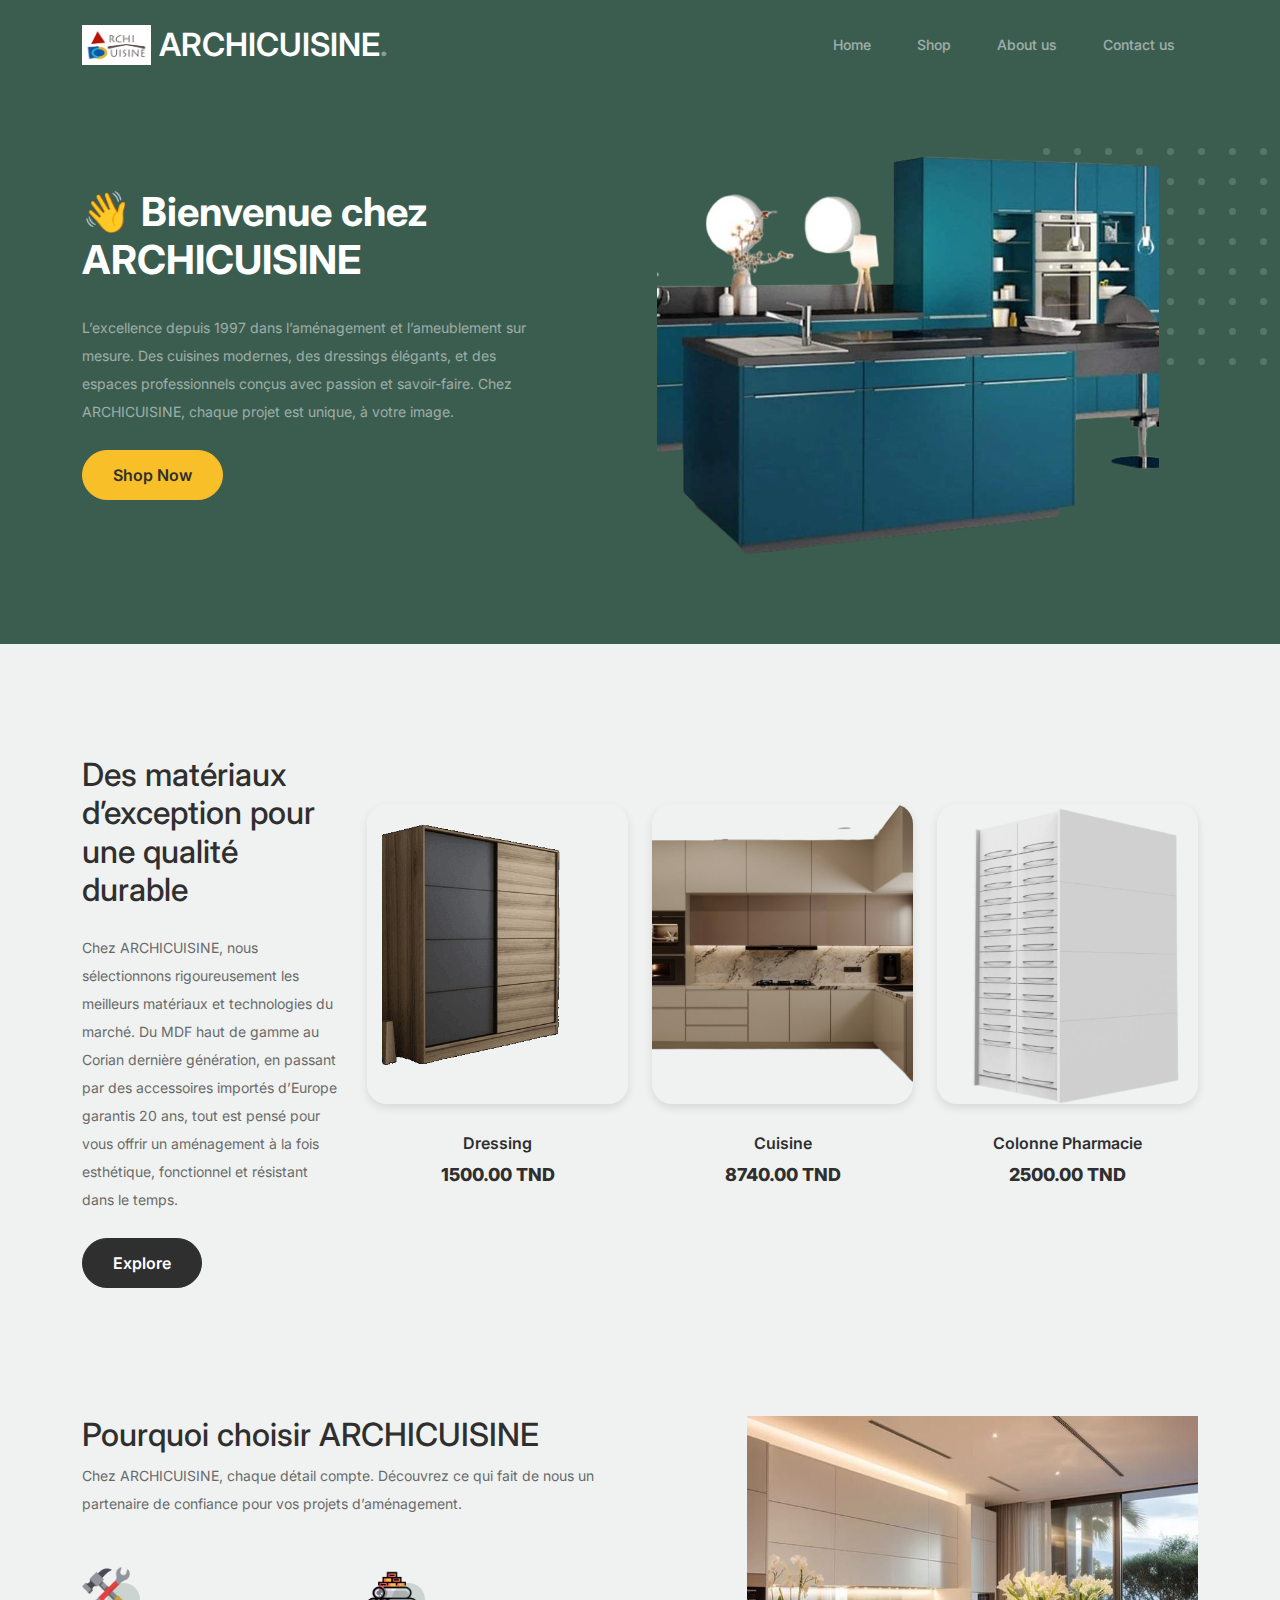
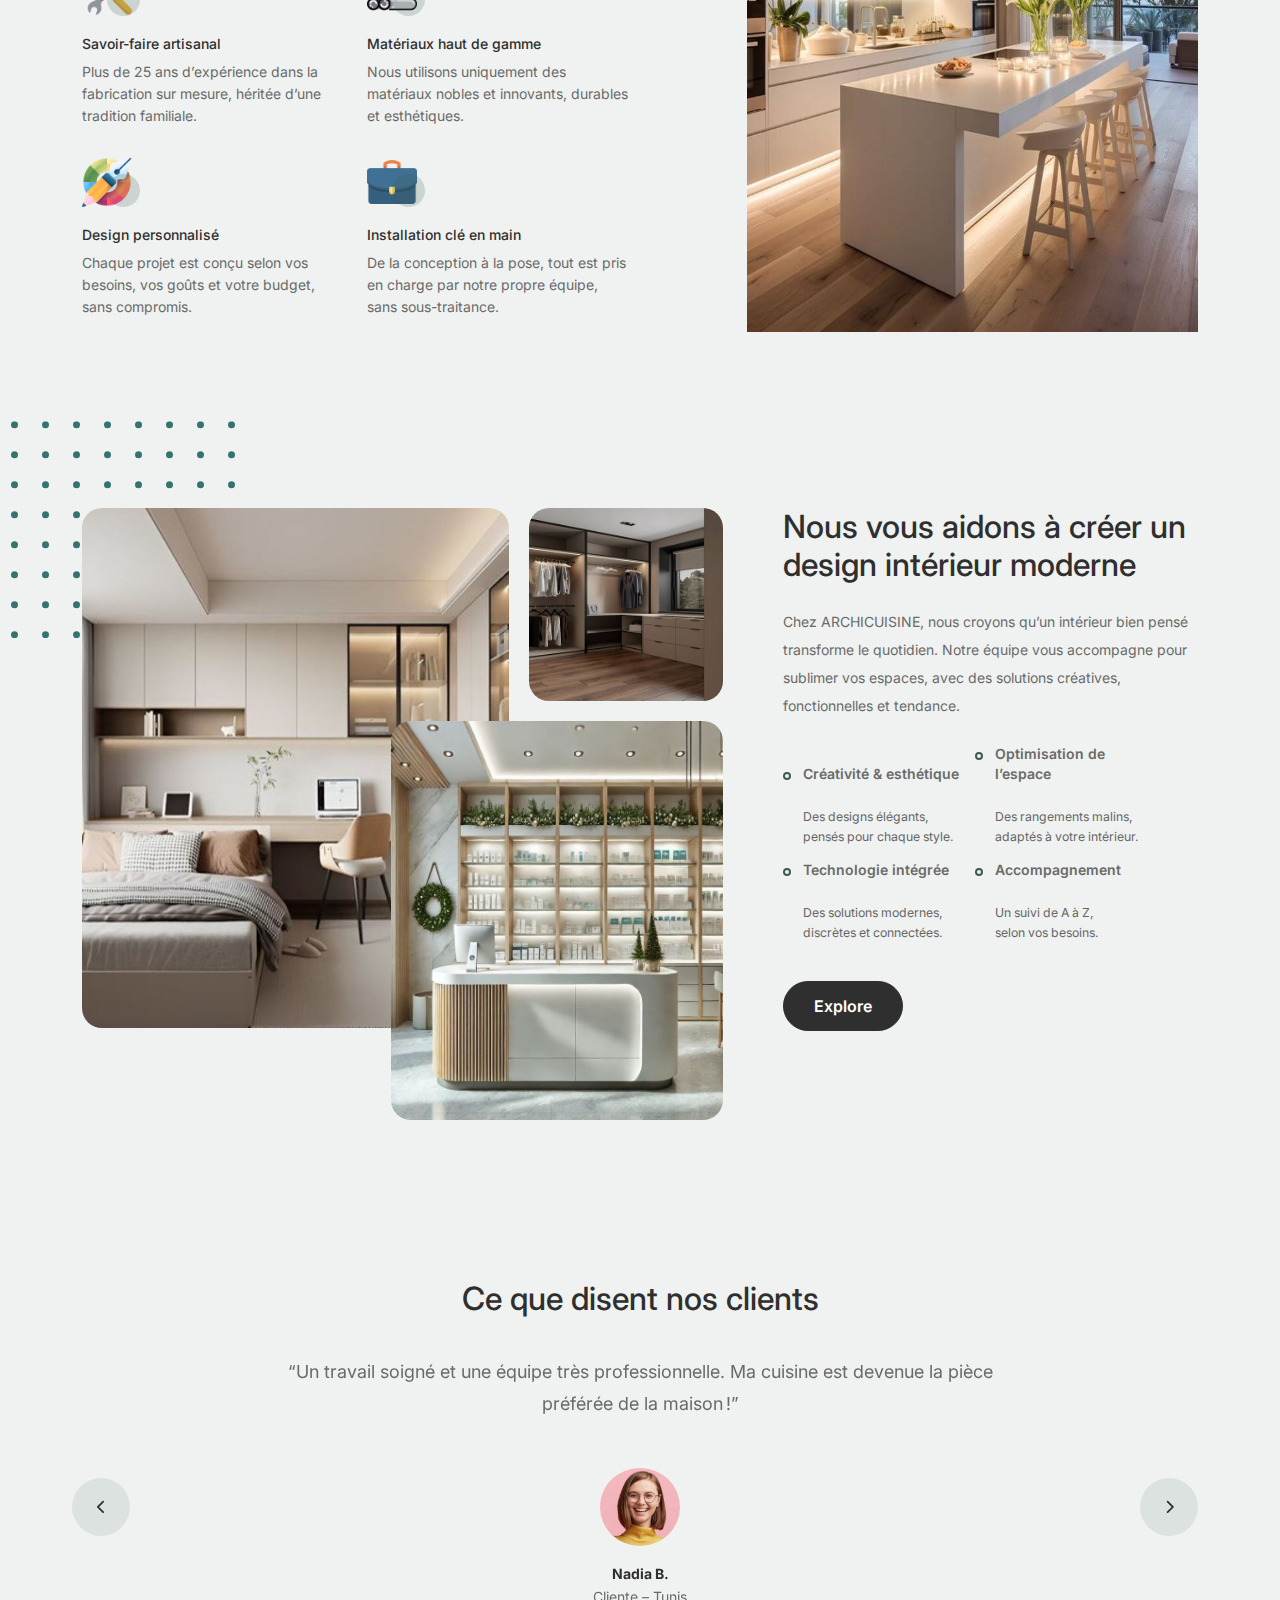
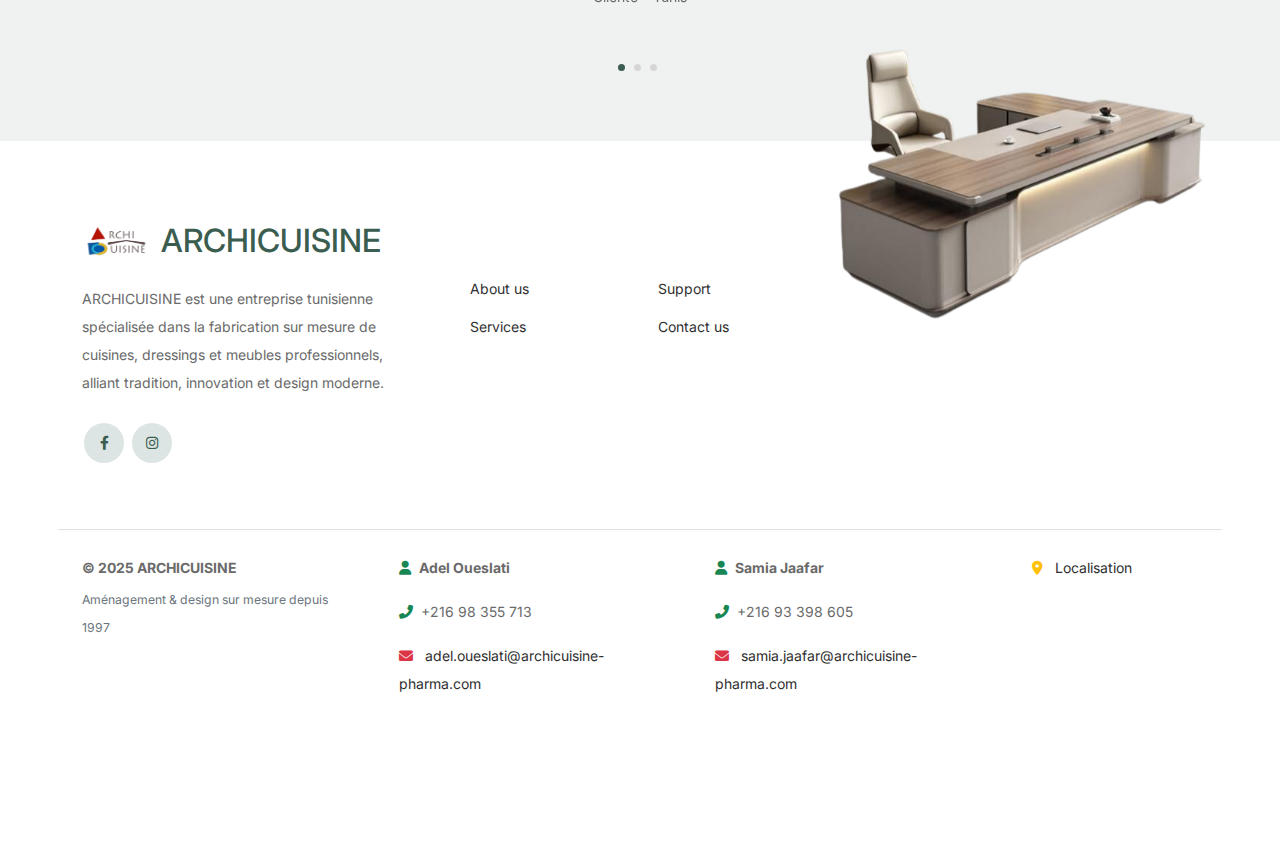
<file: index.html>
<!-- /*
* Bootstrap 5
* Template Name: Furni
* Template Author: Untree.co
* Template URI: https://untree.co/
* License: https://creativecommons.org/licenses/by/3.0/
*/ -->
<!doctype html>
<html lang="en">
	<head>
		<meta charset="utf-8">
		<meta name="viewport" content="width=device-width, initial-scale=1, shrink-to-fit=no">
		<meta name="author" content="Untree.co">
		<meta name="description" content="ARCHICUISINE - Cuisines, dressings et aménagement sur mesure depuis 1997.">
		<meta name="keywords" content="cuisine, dressing, aménagement, sur-mesure, ARCHICUISINE">
	  
		<!-- Favicon -->
		<link rel="shortcut icon" href="logo.png" type="image/png">
	  
		<!-- CSS Files -->
		<link href="css/bootstrap.min.css" rel="stylesheet">
		<link href="https://cdnjs.cloudflare.com/ajax/libs/font-awesome/6.0.0-beta3/css/all.min.css" rel="stylesheet">
		<link href="css/tiny-slider.css" rel="stylesheet">
		<link href="css/style.css" rel="stylesheet">
	  
		<title>ARCHICUISINE</title>
	  </head>
	  

	<body>

		<!-- Start Header/Navigation -->
		<nav class="custom-navbar navbar navbar navbar-expand-md navbar-dark bg-dark" arial-label="Furni navigation bar">

			<div class="container">
				<a class="navbar-brand d-flex align-items-center" href="index.html">
					<img src="logo.png" alt="Logo" style="height: 40px; margin-right: 8px;">
					ARCHICUISINE<span>.</span>
				  </a>
				  

				<button class="navbar-toggler" type="button" data-bs-toggle="collapse" data-bs-target="#navbarsFurni" aria-controls="navbarsFurni" aria-expanded="false" aria-label="Toggle navigation">
					<span class="navbar-toggler-icon"></span>
				</button>

				<div class="collapse navbar-collapse" id="navbarsFurni">
					<ul class="custom-navbar-nav navbar-nav ms-auto mb-2 mb-md-0">
						<li><a class="nav-link" href="index.html">Home</a></li>
						<li><a class="nav-link" href="shop.html">Shop</a></li>
						<li><a class="nav-link" href="about.html">About us</a></li>
						<!--<li><a class="nav-link" href="services.html">Services</a></li>
						<li><a class="nav-link" href="blog.html">Blog</a></li>-->
						<li><a class="nav-link" href="contact.html">Contact us</a></li>
					</ul>


					<!--<ul class="custom-navbar-cta navbar-nav mb-2 mb-md-0 ms-5">
						<li><a class="nav-link" href="#"><img src="images/user.svg"></a></li>
						<li><a class="nav-link" href="cart.html"><img src="images/cart.svg"></a></li>
					</ul> -->
				</div>
			</div>
				
		</nav>
		<!-- End Header/Navigation -->

		<!-- Start Hero Section -->
			<div class="hero">
				<div class="container">
					<div class="row justify-content-between">
						<div class="col-lg-5">
							<div class="intro-excerpt">
								<h1>👋 Bienvenue chez<span clsas="d-block"> ARCHICUISINE</span></h1>
								<p class="mb-4">L’excellence depuis 1997 dans l’aménagement et l’ameublement sur mesure.
									Des cuisines modernes, des dressings élégants, et des espaces professionnels conçus avec passion et savoir-faire.
									Chez ARCHICUISINE, chaque projet est unique, à votre image.</p>
								<p><a href="shop.html" class="btn btn-secondary me-2">Shop Now</a>
							</div>
						</div>
						<div class="col-lg-7">
							<div class="hero-img-wrap">
								<img src="images/cm1.png" class="img-fluid">
							</div>
						</div>
					</div>
				</div>
			</div>
		<!-- End Hero Section -->

		<!-- Start Product Section -->
		<div class="product-section">
			<div class="container">
				<div class="row">

					<!-- Start Column 1 -->
					<div class="col-md-12 col-lg-3 mb-5 mb-lg-0">
						<h2 class="mb-4 section-title">Des matériaux d’exception pour une qualité durable</h2>
						<p class="mb-4">Chez ARCHICUISINE, nous sélectionnons rigoureusement les meilleurs matériaux et technologies du marché.
							Du MDF haut de gamme au Corian dernière génération, en passant par des accessoires importés d’Europe garantis 20 ans, tout est 
							pensé pour vous offrir un aménagement à la fois esthétique, fonctionnel et résistant dans le temps.</p>
						<p><a href="shop.html" class="btn">Explore</a></p>
					</div> 
					<!-- End Column 1 -->

					<!-- Start Column 2 -->
					<div class="col-12 col-md-4 col-lg-3 mb-5 mb-md-0 mt-5">
						<a class="product-item" href="shop.html">
							<img src="images/pr1.png" class="img-fluid product-thumbnail">
							<h3 class="product-title">Dressing</h3>
							<strong class="product-price">1500.00 TND </strong>

							<span class="icon-cross">
								<img src="images/cross.svg" class="img-fluid">
							</span>
						</a>
					</div> 
					<!-- End Column 2 -->

					<!-- Start Column 3 -->
					<div class="col-12 col-md-4 col-lg-3 mb-5 mb-md-0 mt-5">
						<a class="product-item" href="shop.html">
							<img src="images/product-2.png" class="img-fluid product-thumbnail">
							<h3 class="product-title">Cuisine</h3>
							<strong class="product-price">8740.00 TND</strong>

							<span class="icon-cross">
								<img src="images/cross.svg" class="img-fluid">
							</span>
						</a>
					</div>
					<!-- End Column 3 -->

					<!-- Start Column 4 -->
					<div class="col-12 col-md-4 col-lg-3 mb-5 mb-md-0 mt-5">
						<a class="product-item" href="shop.html">
							<img src="images/product-3.png" class="img-fluid product-thumbnail">
							<h3 class="product-title">Colonne Pharmacie</h3>
							<strong class="product-price">2500.00 TND</strong>

							<span class="icon-cross">
								<img src="images/cross.svg" class="img-fluid">
							</span>
						</a>
					</div>
					<!-- End Column 4 -->

				</div>
			</div>
		</div>
		<!-- End Product Section -->

		<!-- Start Why Choose Us Section -->
		<section id="services">
		<div id="why-choose-section">
			<div class="container">
				<div class="row justify-content-between">
					<div class="col-lg-6">
						<h2 class="section-title"> Pourquoi choisir ARCHICUISINE</h2>
						<p>Chez ARCHICUISINE, chaque détail compte.
							Découvrez ce qui fait de nous un partenaire de confiance pour vos projets d’aménagement.</p>
						<div class="row my-5">
							<div class="col-6 col-md-6">
								<div class="feature">
									<div class="icon">
										<img src="images/truck.png" alt="Image" class="imf-fluid" width="50px" height="50px">
									</div>
									<h3>Savoir-faire artisanal</h3>
									<p>Plus de 25 ans d’expérience dans la fabrication sur mesure, héritée d’une tradition familiale.</p>
								</div>
							</div>

							<div class="col-6 col-md-6">
								<div class="feature">
									<div class="icon">
										<img src="images/bag.png" alt="Image" class="imf-fluid" width="50px" height="50px">
									</div>
									<h3>Matériaux haut de gamme</h3>
									<p>Nous utilisons uniquement des matériaux nobles et innovants, durables et esthétiques.</p>
								</div>
							</div>

							<div class="col-6 col-md-6">
								<div class="feature">
									<div class="icon">
										<img src="images/support.png" alt="Image" class="imf-fluid" width="50px" height="50px">
									</div>
									<h3>Design personnalisé</h3>
									<p>Chaque projet est conçu selon vos besoins, vos goûts et votre budget, sans compromis.</p>
								</div>
							</div>

							<div class="col-6 col-md-6">
								<div class="feature">
									<div class="icon">
										<img src="images/valise.png" alt="Image" class="imf-fluid" width="50px" height="50px">
									</div>
									<h3>Installation clé en main</h3>
									<p>De la conception à la pose, tout est pris en charge par notre propre équipe, sans sous-traitance.</p>
								</div>
							</div>

						</div>
					</div>

					<div class="col-lg-5">
						<div class="img-wrap">
							<img src="images/why-choose-us-img.jpg" alt="Image" class="img-fluid">
						</div>
					</div>

				</div>
			</div>
		</div>
	</section> 
		<!-- End Why Choose Us Section -->

		<!-- Start We Help Section -->
		<section id="we-help-section">
		<div class="we-help-section">
			<div class="container">
				<div class="row justify-content-between">
					<div class="col-lg-7 mb-5 mb-lg-0">
						<div class="imgs-grid">
							<div class="grid grid-1"><img src="images/img-grid-1.jpg" alt="Untree.co"></div>
							<div class="grid grid-2"><img src="images/img-grid-2.jpg" alt="Untree.co"></div>
							<div class="grid grid-3"><img src="images/img-grid-3.jpg" alt="Untree.co"></div>
						</div>
					</div>
					<div class="col-lg-5 ps-lg-5">
						<h2 class="section-title mb-4">Nous vous aidons à créer un design intérieur moderne</h2>
						<p>Chez ARCHICUISINE, nous croyons qu’un intérieur bien pensé transforme le quotidien.
							Notre équipe vous accompagne pour sublimer vos espaces, avec des solutions créatives, 
							fonctionnelles et tendance.</p>

							<ul class="list-unstyled custom-list my-4">
								<li>
								  <strong>Créativité & esthétique</strong><br>
								  <small>Des designs élégants,</small><br>
								  <small>pensés pour chaque style.</small>
								</li>
								<li>
								  <strong>Optimisation de l’espace</strong><br>
								  <small>Des rangements malins,</small><br>
								  <small>adaptés à votre intérieur.</small>
								</li>
								<li>
								  <strong>Technologie intégrée</strong><br>
								  <small>Des solutions modernes,</small><br>
								  <small>discrètes et connectées.</small>
								</li>
								<li>
								  <strong>Accompagnement </strong><br>
								  <small>Un suivi de A à Z,</small><br>
								  <small>selon vos besoins.</small>
								</li>
							  </ul>							  
						<p><a href="shop.html" class="btn">Explore</a></p>
					</div>
				</div>
			</div>
		</div>
		</section>
		<!-- End We Help Section x-->

		<!-- Start Popular Product 
		<div class="popular-product">
			<div class="container">
				<div class="row">

					<div class="col-12 col-md-6 col-lg-4 mb-4 mb-lg-0">
						<div class="product-item-sm d-flex">
							<div class="thumbnail">
								<img src="images/product-1.png" alt="Image" class="img-fluid">
							</div>
							<div class="pt-3">
								<h3>Nordic Chair</h3>
								<p>Donec facilisis quam ut purus rutrum lobortis. Donec vitae odio </p>
								<p><a href="#">Read More</a></p>
							</div>
						</div>
					</div>

					<div class="col-12 col-md-6 col-lg-4 mb-4 mb-lg-0">
						<div class="product-item-sm d-flex">
							<div class="thumbnail">
								<img src="images/product-2.png" alt="Image" class="img-fluid">
							</div>
							<div class="pt-3">
								<h3>Kruzo Aero Chair</h3>
								<p>Donec facilisis quam ut purus rutrum lobortis. Donec vitae odio </p>
								<p><a href="#">Read More</a></p>
							</div>
						</div>
					</div>

					<div class="col-12 col-md-6 col-lg-4 mb-4 mb-lg-0">
						<div class="product-item-sm d-flex">
							<div class="thumbnail">
								<img src="images/product-3.png" alt="Image" class="img-fluid">
							</div>
							<div class="pt-3">
								<h3>Ergonomic Chair</h3>
								<p>Donec facilisis quam ut purus rutrum lobortis. Donec vitae odio </p>
								<p><a href="#">Read More</a></p>
							</div>
						</div>
					</div>

				</div>
			</div>
		</div>
		End Popular Product -->

		<!-- Start Testimonial Slider -->
		<div class="testimonial-section">
			<div class="container">
			<div class="row">
				<div class="col-lg-7 mx-auto text-center">
				<h2 class="section-title">Ce que disent nos clients</h2>
				</div>
			</div>
		
			<div class="row justify-content-center">
				<div class="col-lg-12">
				<div class="testimonial-slider-wrap text-center">
		
					<div id="testimonial-nav">
					<span class="prev" data-controls="prev"><span class="fa fa-chevron-left"></span></span>
					<span class="next" data-controls="next"><span class="fa fa-chevron-right"></span></span>
					</div>
		
					<div class="testimonial-slider">
		
					<div class="item">
						<div class="row justify-content-center">
						<div class="col-lg-8 mx-auto">
							<div class="testimonial-block text-center">
							<blockquote class="mb-5">
								<p>&ldquo;Un travail soigné et une équipe très professionnelle. Ma cuisine est devenue la pièce préférée de la maison !&rdquo;</p>
							</blockquote>
							<div class="author-info">
								<div class="author-pic">
								<img src="images/person-1.png" alt="Nadia B." class="img-fluid">
								</div>
								<h3 class="font-weight-bold">Nadia B.</h3>
								<span class="position d-block mb-3">Cliente – Tunis</span>
							</div>
							</div>
						</div>
						</div>
					</div> 
					<!-- END item -->
		
					<div class="item">
						<div class="row justify-content-center">
						<div class="col-lg-8 mx-auto">
							<div class="testimonial-block text-center">
							<blockquote class="mb-5">
								<p>&ldquo;Design moderne, matériaux de qualité et service irréprochable. Je recommande vivement ARCHICUISINE.&rdquo;</p>
							</blockquote>
							<div class="author-info">
								<div class="author-pic">
								<img src="images/person_2.jpg" alt="Karim M." class="img-fluid">
								</div>
								<h3 class="font-weight-bold">Karim M.</h3>
								<span class="position d-block mb-3">Client – La Marsa</span>
							</div>
							</div>
						</div>
						</div>
					</div> 
					<!-- END item -->
		
					<div class="item">
						<div class="row justify-content-center">
						<div class="col-lg-8 mx-auto">
							<div class="testimonial-block text-center">
							<blockquote class="mb-5">
								<p>&ldquo;Nous avons fait appel à ARCHICUISINE pour l’aménagement de notre pharmacie. Résultat impeccable et dans les délais.&rdquo;</p>
							</blockquote>
							<div class="author-info">
								<div class="author-pic">
								<img src="images/person_4.jpg" alt="Dr. Souad L." class="img-fluid">
								</div>
								<h3 class="font-weight-bold">Dr. Souad L.</h3>
								<span class="position d-block mb-3">Pharmacienne – Nabeul</span>
							</div>
							</div>
						</div>
						</div>
					</div> 
					<!-- END item -->
		
					</div>
		
				</div>
				</div>
			</div>
			</div>
		</div>
		<!-- End Testimonial Slider -->
  

		<!-- Start Blog Section 
		<div class="blog-section">
			<div class="container">
				<div class="row mb-5">
					<div class="col-md-6">
						<h2 class="section-title">Recent Blog</h2>
					</div>
					<div class="col-md-6 text-start text-md-end">
						<a href="#" class="more">View All Posts</a>
					</div>
				</div>

				<div class="row">

					<div class="col-12 col-sm-6 col-md-4 mb-4 mb-md-0">
						<div class="post-entry">
							<a href="#" class="post-thumbnail"><img src="images/post-1.jpg" alt="Image" class="img-fluid"></a>
							<div class="post-content-entry">
								<h3><a href="#">First Time Home Owner Ideas</a></h3>
								<div class="meta">
									<span>by <a href="#">Kristin Watson</a></span> <span>on <a href="#">Dec 19, 2021</a></span>
								</div>
							</div>
						</div>
					</div>

					<div class="col-12 col-sm-6 col-md-4 mb-4 mb-md-0">
						<div class="post-entry">
							<a href="#" class="post-thumbnail"><img src="images/post-2.jpg" alt="Image" class="img-fluid"></a>
							<div class="post-content-entry">
								<h3><a href="#">How To Keep Your Furniture Clean</a></h3>
								<div class="meta">
									<span>by <a href="#">Robert Fox</a></span> <span>on <a href="#">Dec 15, 2021</a></span>
								</div>
							</div>
						</div>
					</div>

					<div class="col-12 col-sm-6 col-md-4 mb-4 mb-md-0">
						<div class="post-entry">
							<a href="#" class="post-thumbnail"><img src="images/post-3.jpg" alt="Image" class="img-fluid"></a>
							<div class="post-content-entry">
								<h3><a href="#">Small Space Furniture Apartment Ideas</a></h3>
								<div class="meta">
									<span>by <a href="#">Kristin Watson</a></span> <span>on <a href="#">Dec 12, 2021</a></span>
								</div>
							</div>
						</div>
					</div>

				</div>
			</div>
		</div>
		End Blog Section -->	

		<!-- Start Footer Section -->
		<footer class="footer-section">
			<div class="container relative">

				<div class="sofa-img">
					<img src="images/burau.png" alt="Image" class="img-fluid">
				</div>

				<div class="row g-5 mb-5">
					<div class="col-lg-4">
						<div class="mb-4 footer-logo-wrap">
							<a href="#" class="footer-logo d-flex align-items-center">
							  <img src="logo.png" alt="Logo" style="height: 40px; margin-right: 10px;">
							  ARCHICUISINE
							</a>
						  </div>
						  
						<p class="mb-4">ARCHICUISINE est une entreprise tunisienne spécialisée dans la fabrication sur mesure de cuisines, 
							dressings et meubles professionnels, alliant tradition, innovation et design moderne.</p>

						<ul class="list-unstyled custom-social">
							<li><a href="https://www.facebook.com/ArchiCuisineOfficielPage"><span class="fa fa-brands fa-facebook-f"></span></a></li>
							<li><a href=""><span class="fa fa-brands fa-instagram"></span></a></li>
						</ul>
					</div>

					<div class="col-lg-8">
						<div class="row links-wrap">
							<div class="col-6 col-sm-6 col-md-3">
								<ul class="list-unstyled">
									<li><a href="about.html">About us</a></li>
									<li><a href="#services">Services</a></li>
								</ul>
							</div>

							<div class="col-6 col-sm-6 col-md-3">
								<ul class="list-unstyled">
									<li><a href="contact.html">Support</a></li>
									<li>
										<a href="#" data-bs-toggle="modal" data-bs-target="#contactModal">Contact us</a>
									</li>
									  
								</ul>
							</div>
					</div>

				</div>

				<div class="border-top copyright">
					<div class="row pt-4 align-items-start justify-content-between text-center text-lg-start">
				  
					  <div class="col-lg-3 mb-3">
						<p class="fw-bold mb-1">© 2025 ARCHICUISINE</p>
						<p class="small text-muted">Aménagement & design sur mesure depuis 1997</p>
					  </div>
				  
					  <div class="col-lg-3 mb-3 contact-box">
						<p><i class="fas fa-user me-2 text-success"></i><strong>Adel Oueslati</strong></p>
						<p><i class="fas fa-phone-alt me-2 text-success"></i>+216 98 355 713</p>
						<p class="email">
						  <i class="fas fa-envelope me-2 text-danger"></i>
						  <a href="mailto:adel.oueslati@archicuisine-pharma.com">adel.oueslati@archicuisine-pharma.com</a>
						</p>
					  </div>
				  
					  <div class="col-lg-3 mb-3 contact-box">
						<p><i class="fas fa-user me-2 text-success"></i><strong>Samia Jaafar</strong></p>
						<p><i class="fas fa-phone-alt me-2 text-success"></i>+216 93 398 605</p>
						<p class="email">
						  <i class="fas fa-envelope me-2 text-danger"></i>
						  <a href="mailto:samia.jaafar@archicuisine-pharma.com">samia.jaafar@archicuisine-pharma.com</a>
						</p>
					  </div>
				  
					  <div class="col-lg-2 mb-3">
						<p><i class="fas fa-map-marker-alt me-2 text-warning"></i>
						  <a href="https://maps.app.goo.gl/8WmgnaxULQ4LLBcG9?g_st=awb" target="_blank">Localisation</a>
						</p>
					  </div>
				  
					</div>
				  </div>
				  

			</div>
		</footer>
		<!-- End Footer Section -->	

		<div class="modal fade" id="contactModal" tabindex="-1" aria-labelledby="contactModalLabel" aria-hidden="true">
			<div class="modal-dialog modal-dialog-centered">
			  <div class="modal-content">
				<div class="modal-header">
				  <h5 class="modal-title" id="contactModalLabel">Nos contacts</h5>
				  <button type="button" class="btn-close" data-bs-dismiss="modal" aria-label="Fermer"></button>
				</div>
				<div class="modal-body">
				  <div class="contact-card">
					<div class="contact-name">ADEL OUESLATI</div>
					<a href="tel:+21698355713" class="contact-phone" aria-label="Appeler Adel Oueslati">+216 98 355 713</a><br>
					<a href="mailto:adel.oueslati@archicuisine-pharma.com" class="contact-email" aria-label="Envoyer un email à Adel Oueslati">adel.oueslati@archicuisine-pharma.com</a>
				  </div>
				  <div class="contact-card">
					<div class="contact-name">SAMIA JAAFAR</div>
					<a href="tel:+21693398605" class="contact-phone" aria-label="Appeler Samia Jaafar">+216 93 398 605</a><br>
					<a href="mailto:samia.jaafa@archicuisine-pharma.com" class="contact-email" aria-label="Envoyer un email à Samia Jaafar">samia.jaafa@archicuisine-pharma.com</a>
				  </div>
				  <div class="contact-card">
					<div class="contact-name">MAJD EDDINE OUESLATI</div>
					<a href="tel:+21699850813" class="contact-phone" aria-label="Appeler Majd Oueslati">+216 99 850 813</a><br>
					<a href="mailto:majdeddine.oueslati@archicuisine-pharma.com" class="contact-email" aria-label="Envoyer un email à Majd Oueslati">majdeddine.oueslati@archicuisine-pharma.com</a>
				  </div>
				</div>
			  </div>
			</div>
		  </div>
		  


		<script src="js/bootstrap.bundle.min.js"></script>
		<script src="js/tiny-slider.js"></script>
		<script src="js/custom.js"></script>
	</body>

</html>
</file>
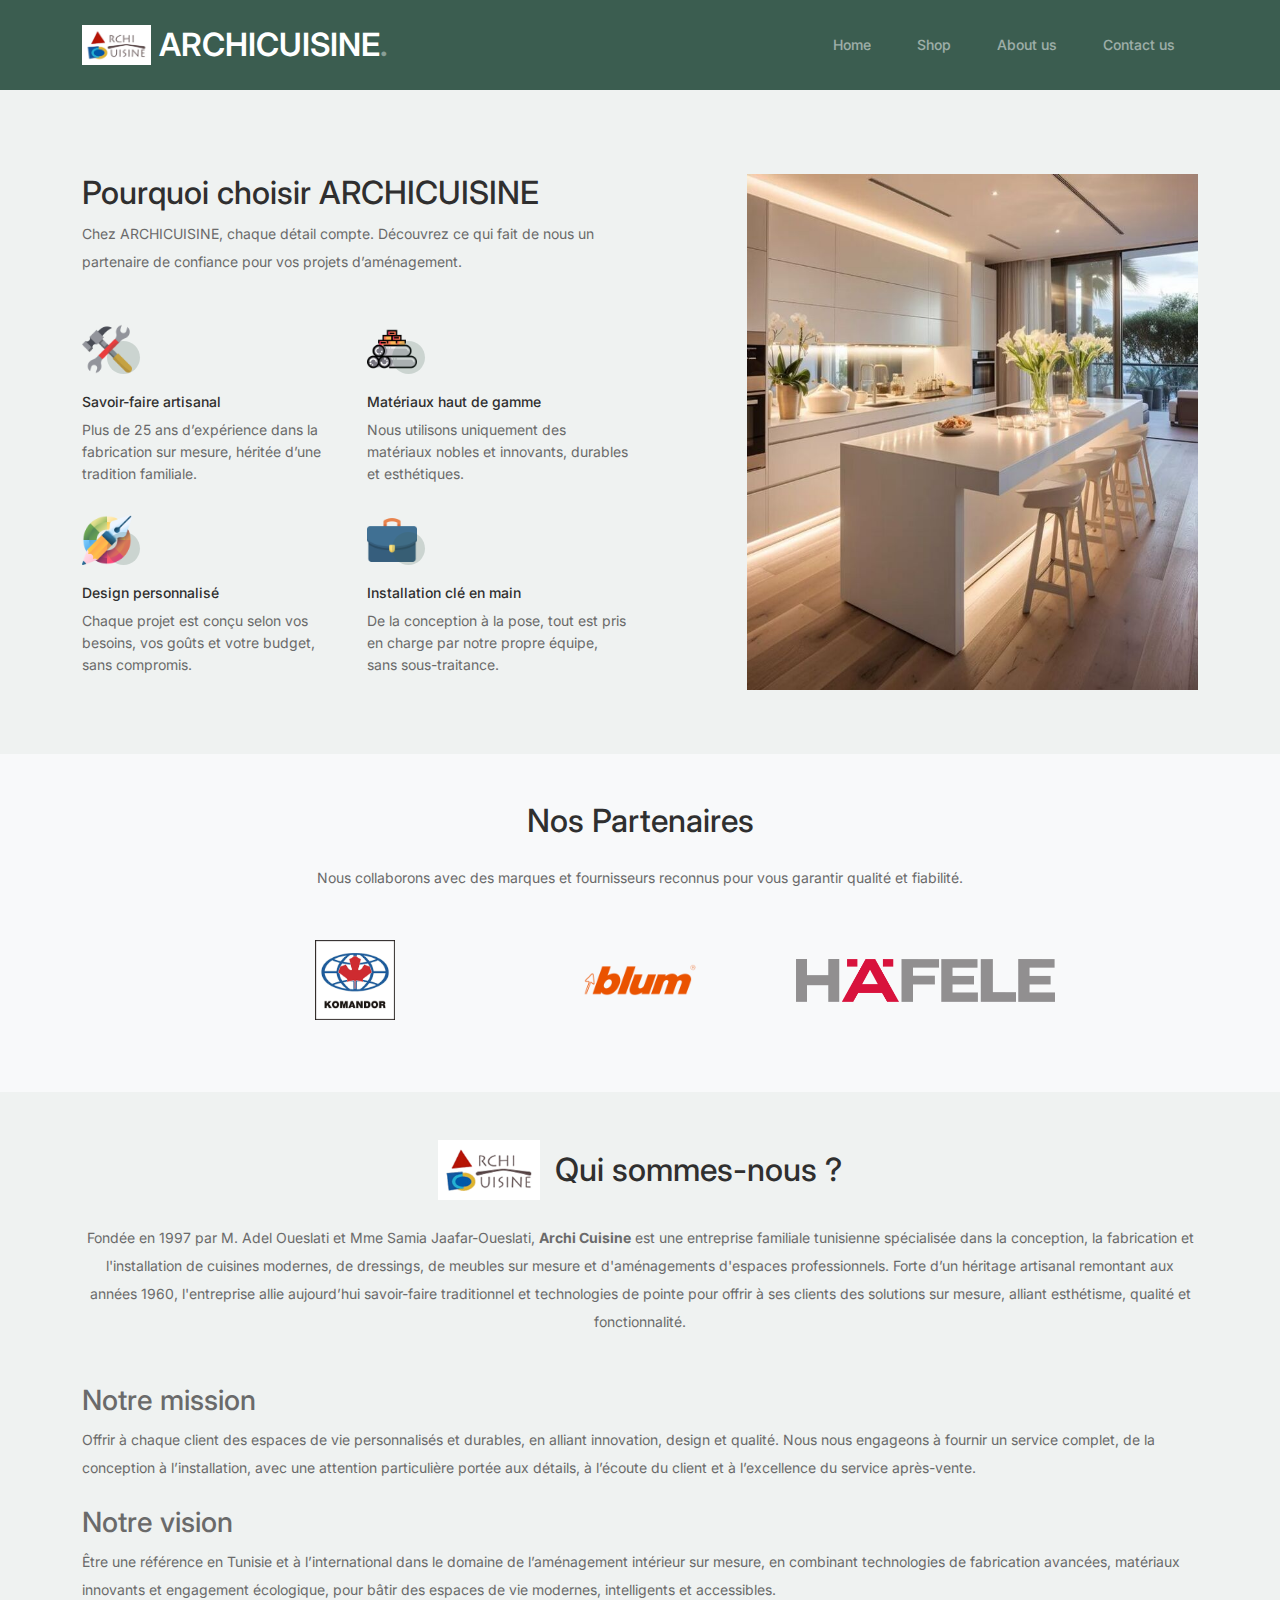
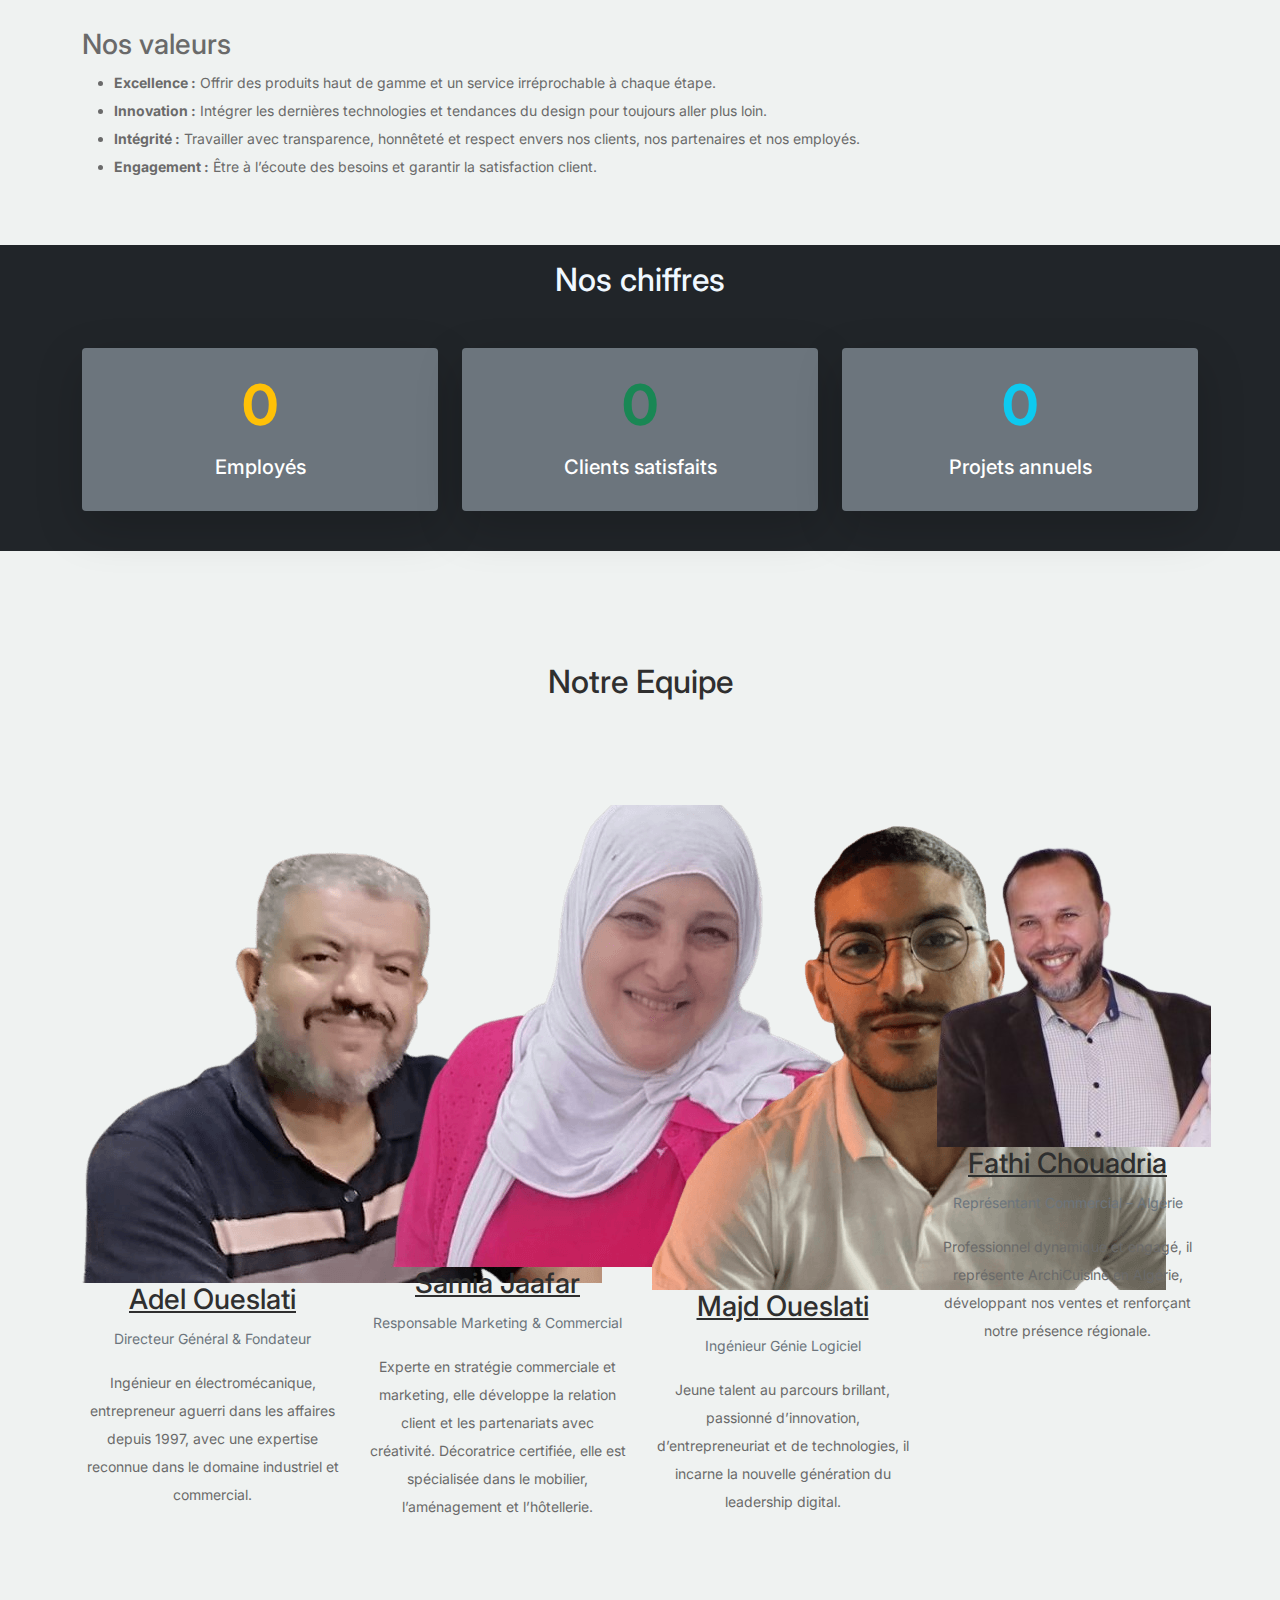
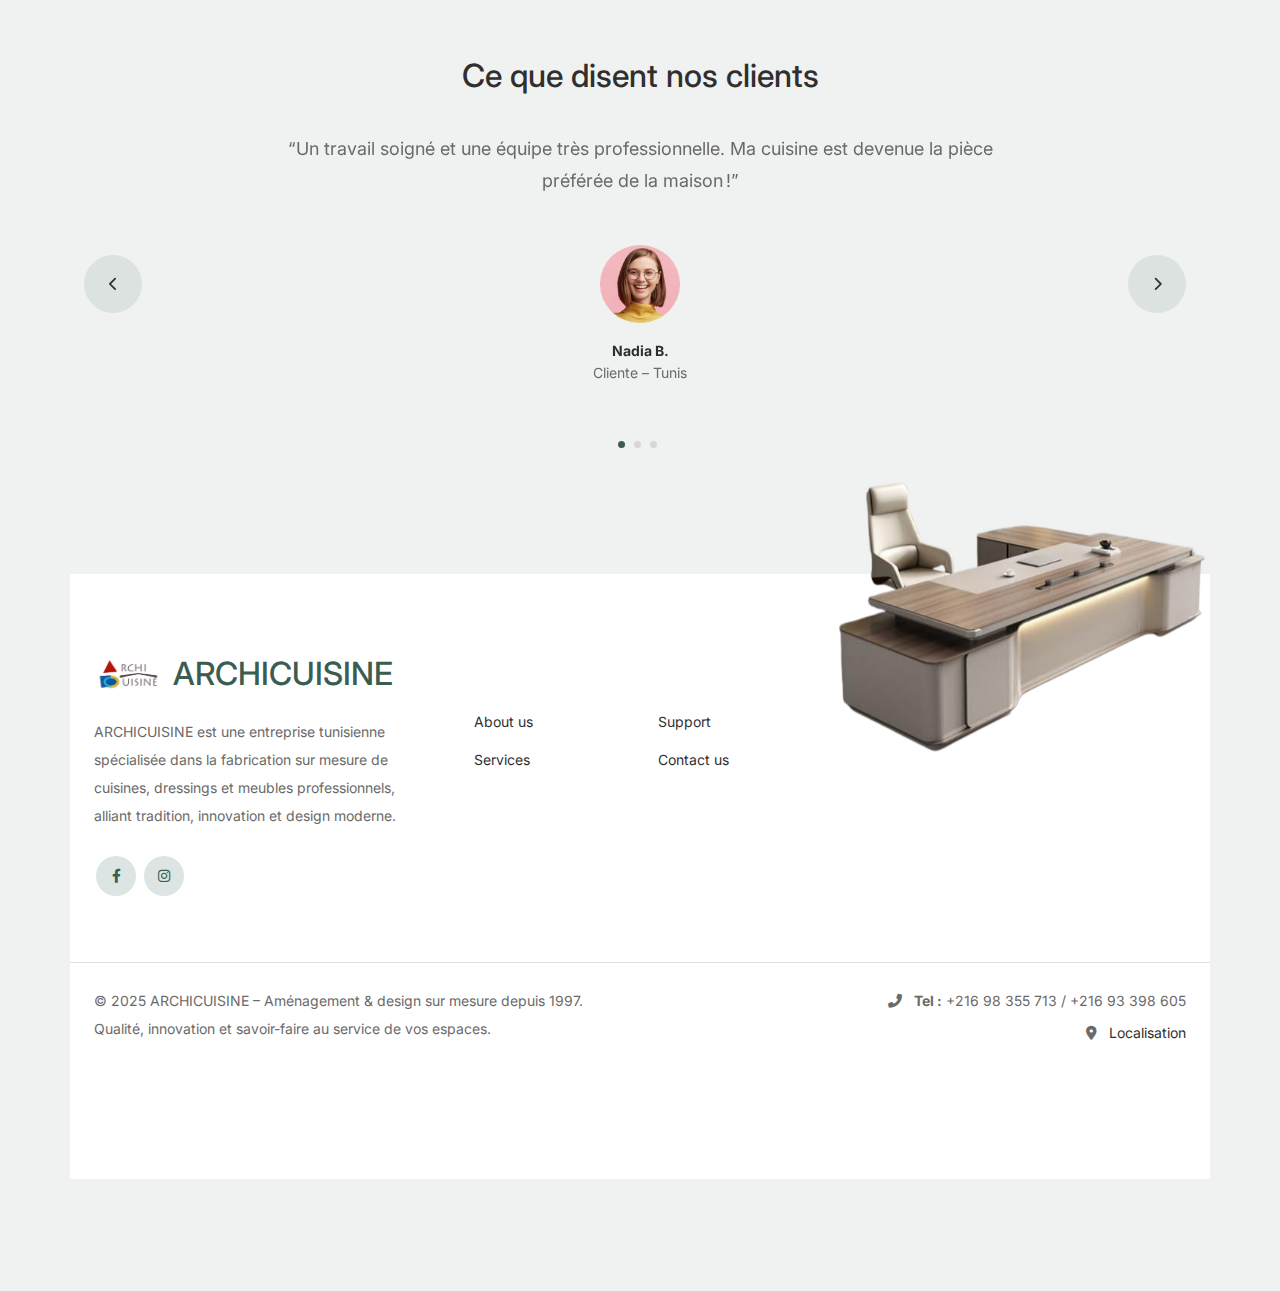
<file: about.html>
<!-- /*
* Bootstrap 5
* Template Name: Furni
* Template Author: Untree.co
* Template URI: https://untree.co/
* License: https://creativecommons.org/licenses/by/3.0/
*/ -->
<!doctype html>
<html lang="en">
	<head>
		<meta charset="utf-8">
		<meta name="viewport" content="width=device-width, initial-scale=1, shrink-to-fit=no">
		<meta name="author" content="Untree.co">
		<meta name="description" content="ARCHICUISINE - Cuisines, dressings et aménagement sur mesure depuis 1997.">
		<meta name="keywords" content="cuisine, dressing, aménagement, sur-mesure, ARCHICUISINE">
	  
		<!-- Favicon -->
		<link rel="shortcut icon" href="logo.png" type="image/png">
	  
		<!-- CSS Files -->
		<link href="css/bootstrap.min.css" rel="stylesheet">
		<link href="https://cdnjs.cloudflare.com/ajax/libs/font-awesome/6.0.0-beta3/css/all.min.css" rel="stylesheet">
		<link href="css/tiny-slider.css" rel="stylesheet">
		<link href="css/style.css" rel="stylesheet">
	  
		<title>ARCHICUISINE</title>
	  </head>
	  

	<body>

		<!-- Start Header/Navigation -->
		<nav class="custom-navbar navbar navbar navbar-expand-md navbar-dark bg-dark" arial-label="Furni navigation bar">

			<div class="container">
				<a class="navbar-brand d-flex align-items-center" href="index.html">
					<img src="logo.png" alt="Logo" style="height: 40px; margin-right: 8px;">
					ARCHICUISINE<span>.</span>
				  </a>
				  

				<button class="navbar-toggler" type="button" data-bs-toggle="collapse" data-bs-target="#navbarsFurni" aria-controls="navbarsFurni" aria-expanded="false" aria-label="Toggle navigation">
					<span class="navbar-toggler-icon"></span>
				</button>

				<div class="collapse navbar-collapse" id="navbarsFurni">
					<ul class="custom-navbar-nav navbar-nav ms-auto mb-2 mb-md-0">
						<li><a class="nav-link" href="index.html">Home</a></li>
						<li><a class="nav-link" href="shop.html">Shop</a></li>
						<li><a class="nav-link" href="about.html">About us</a></li>
						<!--<li><a class="nav-link" href="services.html">Services</a></li>
						<li><a class="nav-link" href="blog.html">Blog</a></li>-->
						<li><a class="nav-link" href="contact.html">Contact us</a></li>
					</ul>


					<!--<ul class="custom-navbar-cta navbar-nav mb-2 mb-md-0 ms-5">
						<li><a class="nav-link" href="#"><img src="images/user.svg"></a></li>
						<li><a class="nav-link" href="cart.html"><img src="images/cart.svg"></a></li>
					</ul> -->
				</div>
			</div>
				
		</nav>
		<!-- End Header/Navigation -->

		<br><br><br>

		<!-- Start Why Choose Us Section -->
		<section id="services">
			<div id="why-choose-section">
				<div class="container">
					<div class="row justify-content-between">
						<div class="col-lg-6">
							<h2 class="section-title"> Pourquoi choisir ARCHICUISINE</h2>
							<p>Chez ARCHICUISINE, chaque détail compte.
								Découvrez ce qui fait de nous un partenaire de confiance pour vos projets d’aménagement.</p>
							<div class="row my-5">
								<div class="col-6 col-md-6">
									<div class="feature">
										<div class="icon">
											<img src="images/truck.png" alt="Image" class="imf-fluid" width="50px" height="50px">
										</div>
										<h3>Savoir-faire artisanal</h3>
										<p>Plus de 25 ans d’expérience dans la fabrication sur mesure, héritée d’une tradition familiale.</p>
									</div>
								</div>
	
								<div class="col-6 col-md-6">
									<div class="feature">
										<div class="icon">
											<img src="images/bag.png" alt="Image" class="imf-fluid" width="50px" height="50px">
										</div>
										<h3>Matériaux haut de gamme</h3>
										<p>Nous utilisons uniquement des matériaux nobles et innovants, durables et esthétiques.</p>
									</div>
								</div>
	
								<div class="col-6 col-md-6">
									<div class="feature">
										<div class="icon">
											<img src="images/support.png" alt="Image" class="imf-fluid" width="50px" height="50px">
										</div>
										<h3>Design personnalisé</h3>
										<p>Chaque projet est conçu selon vos besoins, vos goûts et votre budget, sans compromis.</p>
									</div>
								</div>
	
								<div class="col-6 col-md-6">
									<div class="feature">
										<div class="icon">
											<img src="images/valise.png" alt="Image" class="imf-fluid" width="50px" height="50px">
										</div>
										<h3>Installation clé en main</h3>
										<p>De la conception à la pose, tout est pris en charge par notre propre équipe, sans sous-traitance.</p>
									</div>
								</div>
	
							</div>
						</div>
	
						<div class="col-lg-5">
							<div class="img-wrap">
								<img src="images/why-choose-us-img.jpg" alt="Image" class="img-fluid">
							</div>
						</div>
	
					</div>
				</div>
			</div>
		</section> 
		<!-- End Why Choose Us Section -->


							<!-- Start Partenaires Section -->
					<section id="partenaires" class="py-5 bg-light">
						<div class="container">
						<h2 class="section-title text-center mb-4">Nos Partenaires</h2>
						<p class="text-center mb-5">Nous collaborons avec des marques et fournisseurs reconnus pour vous garantir qualité et fiabilité.</p>
						<div class="row justify-content-center align-items-center text-center">
							
							<!-- Exemple de logo partenaire -->
							<div class="col-6 col-sm-4 col-md-3 mb-4">
							<img src="images/partner1.png" class="img-fluid" alt="Partenaire 1" style="max-height: 80px;">
							</div>
							<div class="col-6 col-sm-4 col-md-3 mb-4">
							<img src="images/partner2.png" class="img-fluid" alt="Partenaire 2" style="max-height: 80px;">
							</div>
							<div class="col-6 col-sm-4 col-md-3 mb-4">
							<img src="images/partner3.png" class="img-fluid" alt="Partenaire 3" style="max-height: 80px;">
							</div>
					
						</div>
						</div>
					</section>
					<!-- End Partenaires Section -->

		<!-- Start À propos Section -->
		<section id="about" class="py-5">
			<div class="container">
				<div class="d-flex justify-content-center align-items-center mb-4 flex-wrap">
					<img src="logo.png" alt="Logo Archi Cuisines" style="height: 60px; margin-right: 15px;">
					<h2 class="section-title mb-0">Qui sommes-nous ?</h2>
				  </div>
			<p class="text-center mb-5">
				Fondée en 1997 par M. Adel Oueslati et Mme Samia Jaafar-Oueslati, <strong>Archi Cuisine</strong> est une entreprise familiale tunisienne spécialisée dans la conception, la fabrication et l'installation de cuisines modernes, de dressings, de meubles sur mesure et d'aménagements d'espaces professionnels. Forte d’un héritage artisanal remontant aux années 1960, l'entreprise allie aujourd’hui savoir-faire traditionnel et technologies de pointe pour offrir à ses clients des solutions sur mesure, alliant esthétisme, qualité et fonctionnalité.
			</p>
		
			<h3 class="mt-5">Notre mission</h3>
			<p>
				Offrir à chaque client des espaces de vie personnalisés et durables, en alliant innovation, design et qualité. Nous nous engageons à fournir un service complet, de la conception à l’installation, avec une attention particulière portée aux détails, à l’écoute du client et à l’excellence du service après-vente.
			</p>
		
			<h3 class="mt-4">Notre vision</h3>
			<p>
				Être une référence en Tunisie et à l’international dans le domaine de l’aménagement intérieur sur mesure, en combinant technologies de fabrication avancées, matériaux innovants et engagement écologique, pour bâtir des espaces de vie modernes, intelligents et accessibles.
			</p>
		
			<h3 class="mt-4">Nos valeurs</h3>
			<ul>
				<li><strong>Excellence :</strong> Offrir des produits haut de gamme et un service irréprochable à chaque étape.</li>
				<li><strong>Innovation :</strong> Intégrer les dernières technologies et tendances du design pour toujours aller plus loin.</li>
				<li><strong>Intégrité :</strong> Travailler avec transparence, honnêteté et respect envers nos clients, nos partenaires et nos employés.</li>
				<li><strong>Engagement :</strong> Être à l’écoute des besoins et garantir la satisfaction client.</li>
			</ul>
			</div>
		</section>
		<!-- End À propos Section -->
  
		<!-- Start Nos Chiffres Section -->
		<section id="nos-chiffres" class="py-3 bg-dark text-white">
			<div class="container">
			<h2 class="section-title text-center mb-5" style="color: aliceblue;">Nos chiffres</h2>
			<div class="row text-center">
				<div class="col-md-4 mb-4">
				<div class="p-4 rounded shadow-lg bg-secondary h-100">
					<h3 class="display-4 fw-bold text-warning counter" data-count="45">0</h3>
					<p class="h5 mt-3">Employés</p>
				</div>
				</div>
				<div class="col-md-4 mb-4">
				<div class="p-4 rounded shadow-lg bg-secondary h-100">
					<h3 class="display-4 fw-bold text-success counter" data-count="400">0</h3>
					<p class="h5 mt-3">Clients satisfaits</p>
				</div>
				</div>
				<div class="col-md-4 mb-4">
				<div class="p-4 rounded shadow-lg bg-secondary h-100">
					<h3 class="display-4 fw-bold text-info counter" data-count="70">0</h3>
					<p class="h5 mt-3">Projets annuels</p>
				</div>
				</div>
			</div>
			</div>
		</section>
		<!-- End Nos Chiffres Section -->
  
  
		<!-- Start Team Section -->
		<div class="untree_co-section">
			<div class="container">

				<div class="row mb-5">
					<div class="col-lg-5 mx-auto text-center">
						<h2 class="section-title">Notre Equipe</h2>
					</div>
				</div>

				<div class="row">

					<div class="container py-5">
						<div class="row text-center justify-content-center">
					  
						  <!-- Member 1 -->
						  <div class="col-12 col-md-6 col-lg-3 mb-4">
							<div class="team-card h-100">
							  <img src="images/adel.jpg" alt="Adel Oueslati" class="team-photo">
							  <h3><a href="#"><span>Adel</span> Oueslati</a></h3>
							  <span class="d-block position mb-3 text-muted">Directeur Général & Fondateur</span>
							  <p class="team-description">
								Ingénieur en électromécanique, entrepreneur aguerri dans les affaires depuis 1997, avec une expertise reconnue dans le domaine industriel et commercial.
							  </p>
							</div>
						  </div>
					  
						  <!-- Member 2 -->
						  <div class="col-12 col-md-6 col-lg-3 mb-4">
							<div class="team-card h-100">
							  <img src="images/samia.jpg" alt="Samia Jaafar" class="team-photo">
							  <h3><a href="#"><span>Samia</span> Jaafar</a></h3>
							  <span class="d-block position mb-3 text-muted">Responsable Marketing & Commercial</span>
							  <p class="team-description">
								Experte en stratégie commerciale et marketing, elle développe la relation client et les partenariats avec créativité. Décoratrice certifiée, elle est spécialisée dans le mobilier, l’aménagement et l’hôtellerie.
							  </p>
							</div>
						  </div>
					  
						  <!-- Member 3 -->
						  <div class="col-12 col-md-6 col-lg-3 mb-4">
							<div class="team-card h-100">
							  <img src="images/majd.jpg" alt="Majd Oueslati" class="team-photo">
							  <h3><a href="#"><span>Majd</span> Oueslati</a></h3>
							  <span class="d-block position mb-3 text-muted">Ingénieur Génie Logiciel</span>
							  <p class="team-description">
								Jeune talent au parcours brillant, passionné d’innovation, d’entrepreneuriat et de technologies, il incarne la nouvelle génération du leadership digital.
							  </p>
							</div>
						  </div>
					  
						  <!-- Member 4 -->
						  <div class="col-12 col-md-6 col-lg-3 mb-4">
							<div class="team-card h-100">
							  <img src="images/fathi.png" alt="Fathi Chouadria" class="team-photo">
							  <h3><a href="#"><span>Fathi</span> Chouadria</a></h3>
							  <span class="d-block position mb-3 text-muted">Représentant Commercial – Algérie</span>
							  <p class="team-description">
								Professionnel dynamique et engagé, il représente ArchiCuisine en Algérie, développant nos ventes et renforçant notre présence régionale.
							  </p>
							</div>
						  </div>
					  
						</div>
					  </div>
					<!-- End Team Section -->
  
  

		

		<!-- Start Testimonial Slider -->
		<div class="testimonial-section">
			<div class="container">
			<div class="row">
				<div class="col-lg-7 mx-auto text-center">
				<h2 class="section-title">Ce que disent nos clients</h2>
				</div>
			</div>
		
			<div class="row justify-content-center">
				<div class="col-lg-12">
				<div class="testimonial-slider-wrap text-center">
		
					<div id="testimonial-nav">
					<span class="prev" data-controls="prev"><span class="fa fa-chevron-left"></span></span>
					<span class="next" data-controls="next"><span class="fa fa-chevron-right"></span></span>
					</div>
		
					<div class="testimonial-slider">
		
					<div class="item">
						<div class="row justify-content-center">
						<div class="col-lg-8 mx-auto">
							<div class="testimonial-block text-center">
							<blockquote class="mb-5">
								<p>&ldquo;Un travail soigné et une équipe très professionnelle. Ma cuisine est devenue la pièce préférée de la maison !&rdquo;</p>
							</blockquote>
							<div class="author-info">
								<div class="author-pic">
								<img src="images/person-1.png" alt="Nadia B." class="img-fluid">
								</div>
								<h3 class="font-weight-bold">Nadia B.</h3>
								<span class="position d-block mb-3">Cliente – Tunis</span>
							</div>
							</div>
						</div>
						</div>
					</div> 
					<!-- END item -->
		
					<div class="item">
						<div class="row justify-content-center">
						<div class="col-lg-8 mx-auto">
							<div class="testimonial-block text-center">
							<blockquote class="mb-5">
								<p>&ldquo;Design moderne, matériaux de qualité et service irréprochable. Je recommande vivement ARCHICUISINE.&rdquo;</p>
							</blockquote>
							<div class="author-info">
								<div class="author-pic">
								<img src="images/person_2.jpg" alt="Karim M." class="img-fluid">
								</div>
								<h3 class="font-weight-bold">Karim M.</h3>
								<span class="position d-block mb-3">Client – La Marsa</span>
							</div>
							</div>
						</div>
						</div>
					</div> 
					<!-- END item -->
		
					<div class="item">
						<div class="row justify-content-center">
						<div class="col-lg-8 mx-auto">
							<div class="testimonial-block text-center">
							<blockquote class="mb-5">
								<p>&ldquo;Nous avons fait appel à ARCHICUISINE pour l’aménagement de notre pharmacie. Résultat impeccable et dans les délais.&rdquo;</p>
							</blockquote>
							<div class="author-info">
								<div class="author-pic">
								<img src="images/person_4.jpg" alt="Dr. Souad L." class="img-fluid">
								</div>
								<h3 class="font-weight-bold">Dr. Souad L.</h3>
								<span class="position d-block mb-3">Pharmacienne – Nabeul</span>
							</div>
							</div>
						</div>
						</div>
					</div> 
					<!-- END item -->
		
					</div>
		
				</div>
				</div>
			</div>
			</div>
			<br><br>
		</div>
		<!-- End Testimonial Slider -->

		<!-- Start Footer Section -->
		<footer class="footer-section">
			<div class="container relative">

				<div class="sofa-img">
					<img src="images/burau.png" alt="Image" class="img-fluid">
				</div>

				<div class="row g-5 mb-5">
					<div class="col-lg-4">
						<div class="mb-4 footer-logo-wrap">
							<a href="#" class="footer-logo d-flex align-items-center">
							  <img src="logo.png" alt="Logo" style="height: 40px; margin-right: 10px;">
							  ARCHICUISINE
							</a>
						  </div>
						  
						<p class="mb-4">ARCHICUISINE est une entreprise tunisienne spécialisée dans la fabrication sur mesure de cuisines, 
							dressings et meubles professionnels, alliant tradition, innovation et design moderne.</p>

						<ul class="list-unstyled custom-social">
							<li><a href="https://www.facebook.com/ArchiCuisineOfficielPage"><span class="fa fa-brands fa-facebook-f"></span></a></li>
							<li><a href=""><span class="fa fa-brands fa-instagram"></span></a></li>
						</ul>
					</div>

					<div class="col-lg-8">
						<div class="row links-wrap">
							<div class="col-6 col-sm-6 col-md-3">
								<ul class="list-unstyled">
									<li><a href="about.html">About us</a></li>
									<li><a href="#services">Services</a></li>
								</ul>
							</div>

							<div class="col-6 col-sm-6 col-md-3">
								<ul class="list-unstyled">
									<li><a href="#we-help-section">Support</a></li>
									<li>
										<a href="#" data-bs-toggle="modal" data-bs-target="#contactModal">Contact us</a>
									</li>
									  
								</ul>
							</div>
					</div>

				</div>

				<div class="border-top copyright">
					<div class="row pt-4">
						<div class="col-lg-6">
							<p class="mb-2 text-center text-lg-start">© 2025 ARCHICUISINE – Aménagement & design sur mesure depuis 1997.
								Qualité, innovation et savoir-faire au service de vos espaces.
							</p>
						</div>

						<div class="col-lg-6 text-center text-lg-end">
							<p class="mb-1">
							  <i class="fas fa-phone-alt me-2"></i>
							  <strong>Tel :</strong> +216 98 355 713 / +216 93 398 605
							</p>
							<p class="mb-0">
							  <i class="fas fa-map-marker-alt me-2"></i>
							  <a href="https://maps.app.goo.gl/8WmgnaxULQ4LLBcG9?g_st=awb" target="_blank">
								Localisation
							  </a>
							</p>
						  </div>
						  
						  

					</div>
				</div>

			</div>
		</footer>
		<!-- End Footer Section -->	


		<div class="modal fade" id="contactModal" tabindex="-1" aria-labelledby="contactModalLabel" aria-hidden="true">
			<div class="modal-dialog modal-dialog-centered">
			  <div class="modal-content">
				<div class="modal-header">
				  <h5 class="modal-title" id="contactModalLabel">Nos numéros</h5>
				  <button type="button" class="btn-close" data-bs-dismiss="modal" aria-label="Close"></button>
				</div>
				<div class="modal-body text-center">
				  <p><strong>ADEL OUESLATI: +216 98 355 713</strong></p>
				  <p><strong>SAMIA JAAFAR : +216 93 398 605</strong></p>
				  <p><strong>MAJD OUESLATI: +216 99 850 813</strong></p>
				</div>
			  </div>
			</div>
		  </div>

		<script src="js/bootstrap.bundle.min.js"></script>
		<script src="js/tiny-slider.js"></script>
		<script src="js/custom.js"></script>
	</body>

</html>
</file>
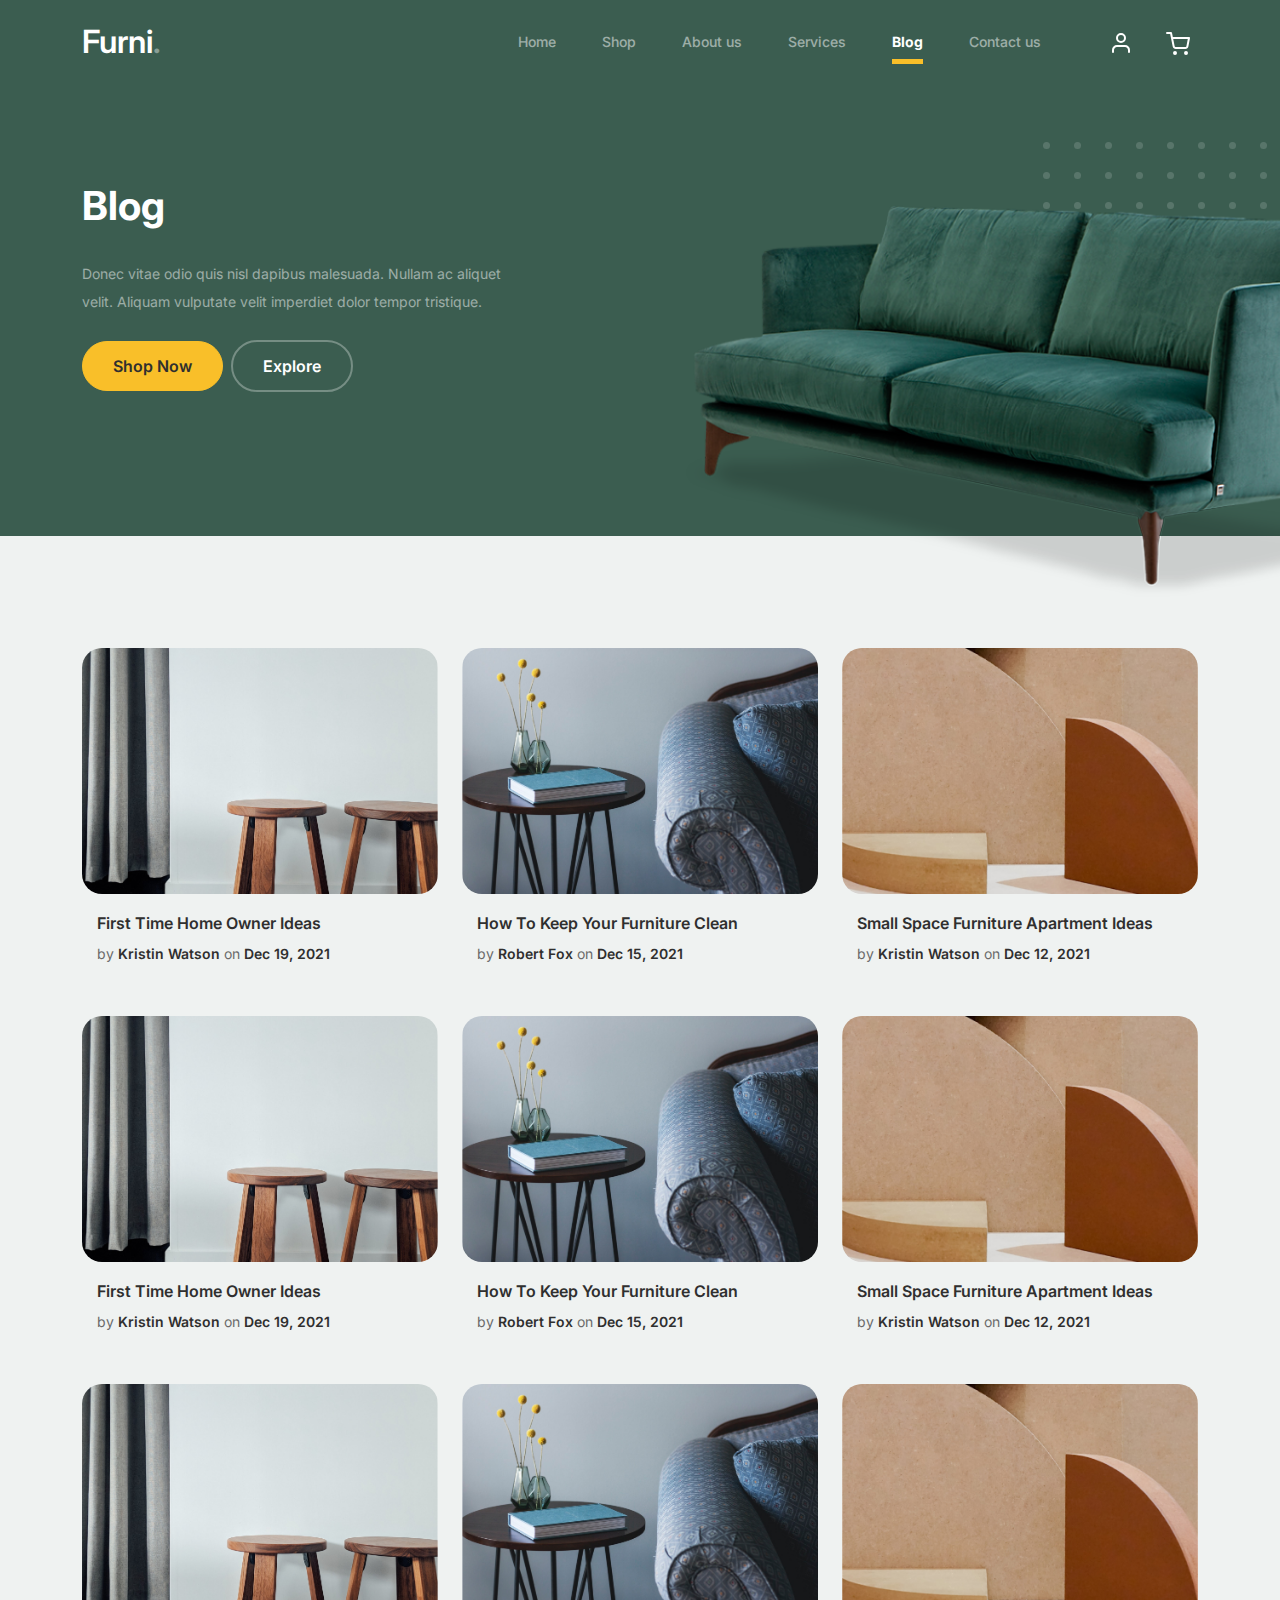
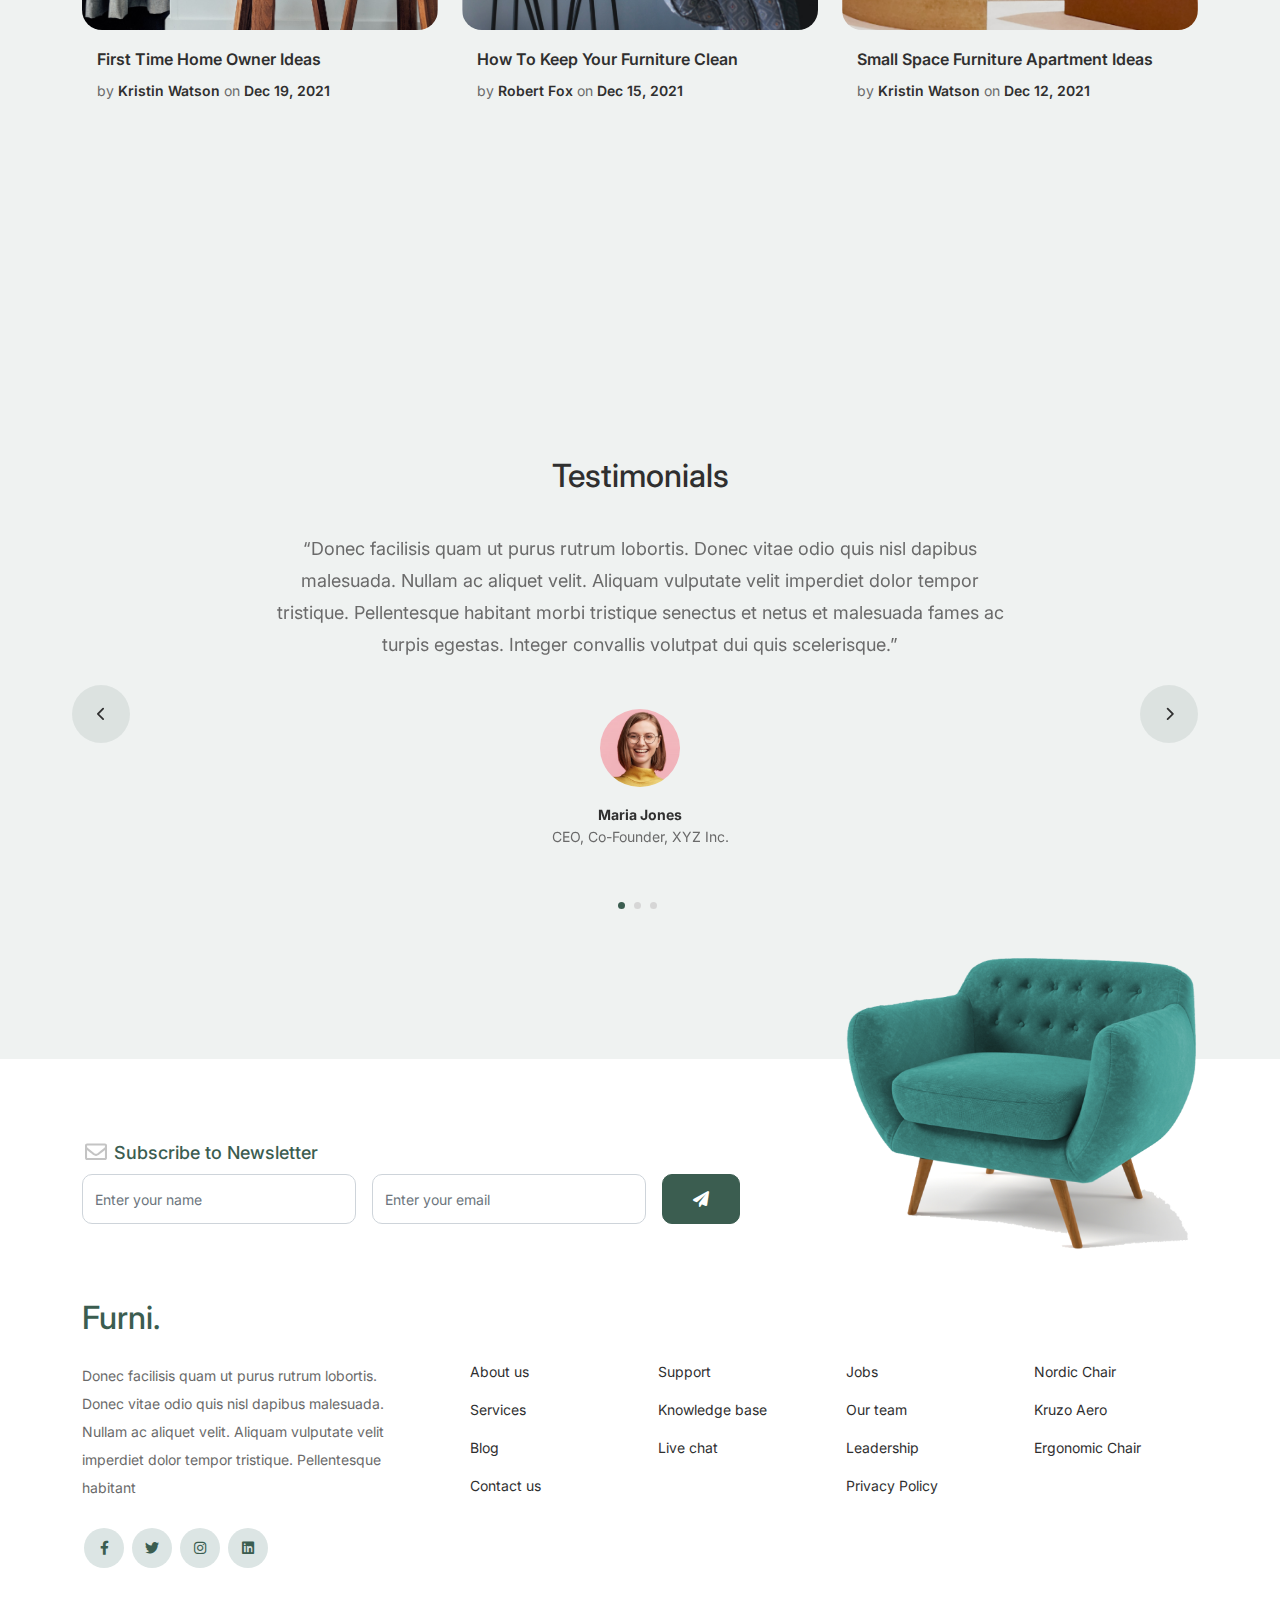
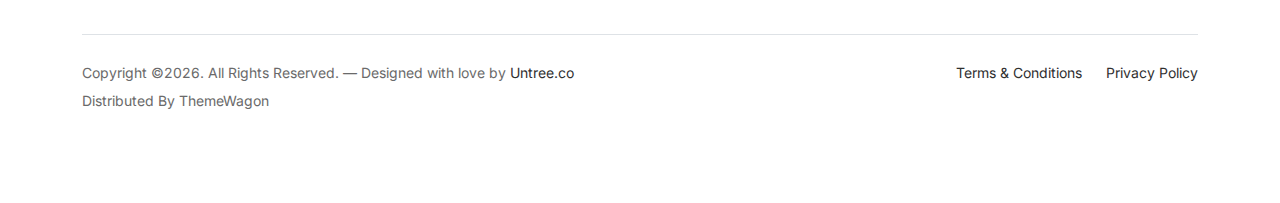
<file: blog.html>
<!-- /*
* Bootstrap 5
* Template Name: Furni
* Template Author: Untree.co
* Template URI: https://untree.co/
* License: https://creativecommons.org/licenses/by/3.0/
*/ -->
<!doctype html>
<html lang="en">
<head>
  <meta charset="utf-8">
  <meta name="viewport" content="width=device-width, initial-scale=1, shrink-to-fit=no">
  <meta name="author" content="Untree.co">
  <link rel="shortcut icon" href="favicon.png">

  <meta name="description" content="" />
  <meta name="keywords" content="bootstrap, bootstrap4" />

		<!-- Bootstrap CSS -->
		<link href="css/bootstrap.min.css" rel="stylesheet">
		<link href="https://cdnjs.cloudflare.com/ajax/libs/font-awesome/6.0.0-beta3/css/all.min.css" rel="stylesheet">
		<link href="css/tiny-slider.css" rel="stylesheet">
		<link href="css/style.css" rel="stylesheet">
		<title>Furni Free Bootstrap 5 Template for Furniture and Interior Design Websites by Untree.co </title>
	</head>

	<body>

		<!-- Start Header/Navigation -->
		<nav class="custom-navbar navbar navbar navbar-expand-md navbar-dark bg-dark" arial-label="Furni navigation bar">

			<div class="container">
				<a class="navbar-brand" href="index.html">Furni<span>.</span></a>

				<button class="navbar-toggler" type="button" data-bs-toggle="collapse" data-bs-target="#navbarsFurni" aria-controls="navbarsFurni" aria-expanded="false" aria-label="Toggle navigation">
					<span class="navbar-toggler-icon"></span>
				</button>

				<div class="collapse navbar-collapse" id="navbarsFurni">
					<ul class="custom-navbar-nav navbar-nav ms-auto mb-2 mb-md-0">
						<li class="nav-item">
							<a class="nav-link" href="index.html">Home</a>
						</li>
						<li><a class="nav-link" href="shop.html">Shop</a></li>
						<li><a class="nav-link" href="about.html">About us</a></li>
						<li><a class="nav-link" href="services.html">Services</a></li>
						<li class="active"><a class="nav-link" href="blog.html">Blog</a></li>
						<li><a class="nav-link" href="contact.html">Contact us</a></li>
					</ul>

					<ul class="custom-navbar-cta navbar-nav mb-2 mb-md-0 ms-5">
						<li><a class="nav-link" href="#"><img src="images/user.svg"></a></li>
						<li><a class="nav-link" href="cart.html"><img src="images/cart.svg"></a></li>
					</ul>
				</div>
			</div>
				
		</nav>
		<!-- End Header/Navigation -->

		<!-- Start Hero Section -->
			<div class="hero">
				<div class="container">
					<div class="row justify-content-between">
						<div class="col-lg-5">
							<div class="intro-excerpt">
								<h1>Blog</h1>
								<p class="mb-4">Donec vitae odio quis nisl dapibus malesuada. Nullam ac aliquet velit. Aliquam vulputate velit imperdiet dolor tempor tristique.</p>
								<p><a href="" class="btn btn-secondary me-2">Shop Now</a><a href="#" class="btn btn-white-outline">Explore</a></p>
							</div>
						</div>
						<div class="col-lg-7">
							<div class="hero-img-wrap">
								<img src="images/couch.png" class="img-fluid">
							</div>
						</div>
					</div>
				</div>
			</div>
		<!-- End Hero Section -->

		

		<!-- Start Blog Section -->
		<div class="blog-section">
			<div class="container">
				
				<div class="row">

					<div class="col-12 col-sm-6 col-md-4 mb-5">
						<div class="post-entry">
							<a href="#" class="post-thumbnail"><img src="images/post-1.jpg" alt="Image" class="img-fluid"></a>
							<div class="post-content-entry">
								<h3><a href="#">First Time Home Owner Ideas</a></h3>
								<div class="meta">
									<span>by <a href="#">Kristin Watson</a></span> <span>on <a href="#">Dec 19, 2021</a></span>
								</div>
							</div>
						</div>
					</div>

					<div class="col-12 col-sm-6 col-md-4 mb-5">
						<div class="post-entry">
							<a href="#" class="post-thumbnail"><img src="images/post-2.jpg" alt="Image" class="img-fluid"></a>
							<div class="post-content-entry">
								<h3><a href="#">How To Keep Your Furniture Clean</a></h3>
								<div class="meta">
									<span>by <a href="#">Robert Fox</a></span> <span>on <a href="#">Dec 15, 2021</a></span>
								</div>
							</div>
						</div>
					</div>

					<div class="col-12 col-sm-6 col-md-4 mb-5">
						<div class="post-entry">
							<a href="#" class="post-thumbnail"><img src="images/post-3.jpg" alt="Image" class="img-fluid"></a>
							<div class="post-content-entry">
								<h3><a href="#">Small Space Furniture Apartment Ideas</a></h3>
								<div class="meta">
									<span>by <a href="#">Kristin Watson</a></span> <span>on <a href="#">Dec 12, 2021</a></span>
								</div>
							</div>
						</div>
					</div>

					<div class="col-12 col-sm-6 col-md-4 mb-5">
						<div class="post-entry">
							<a href="#" class="post-thumbnail"><img src="images/post-1.jpg" alt="Image" class="img-fluid"></a>
							<div class="post-content-entry">
								<h3><a href="#">First Time Home Owner Ideas</a></h3>
								<div class="meta">
									<span>by <a href="#">Kristin Watson</a></span> <span>on <a href="#">Dec 19, 2021</a></span>
								</div>
							</div>
						</div>
					</div>

					<div class="col-12 col-sm-6 col-md-4 mb-5">
						<div class="post-entry">
							<a href="#" class="post-thumbnail"><img src="images/post-2.jpg" alt="Image" class="img-fluid"></a>
							<div class="post-content-entry">
								<h3><a href="#">How To Keep Your Furniture Clean</a></h3>
								<div class="meta">
									<span>by <a href="#">Robert Fox</a></span> <span>on <a href="#">Dec 15, 2021</a></span>
								</div>
							</div>
						</div>
					</div>

					<div class="col-12 col-sm-6 col-md-4 mb-5">
						<div class="post-entry">
							<a href="#" class="post-thumbnail"><img src="images/post-3.jpg" alt="Image" class="img-fluid"></a>
							<div class="post-content-entry">
								<h3><a href="#">Small Space Furniture Apartment Ideas</a></h3>
								<div class="meta">
									<span>by <a href="#">Kristin Watson</a></span> <span>on <a href="#">Dec 12, 2021</a></span>
								</div>
							</div>
						</div>
					</div>

					<div class="col-12 col-sm-6 col-md-4 mb-5">
						<div class="post-entry">
							<a href="#" class="post-thumbnail"><img src="images/post-1.jpg" alt="Image" class="img-fluid"></a>
							<div class="post-content-entry">
								<h3><a href="#">First Time Home Owner Ideas</a></h3>
								<div class="meta">
									<span>by <a href="#">Kristin Watson</a></span> <span>on <a href="#">Dec 19, 2021</a></span>
								</div>
							</div>
						</div>
					</div>

					<div class="col-12 col-sm-6 col-md-4 mb-5">
						<div class="post-entry">
							<a href="#" class="post-thumbnail"><img src="images/post-2.jpg" alt="Image" class="img-fluid"></a>
							<div class="post-content-entry">
								<h3><a href="#">How To Keep Your Furniture Clean</a></h3>
								<div class="meta">
									<span>by <a href="#">Robert Fox</a></span> <span>on <a href="#">Dec 15, 2021</a></span>
								</div>
							</div>
						</div>
					</div>

					<div class="col-12 col-sm-6 col-md-4 mb-5">
						<div class="post-entry">
							<a href="#" class="post-thumbnail"><img src="images/post-3.jpg" alt="Image" class="img-fluid"></a>
							<div class="post-content-entry">
								<h3><a href="#">Small Space Furniture Apartment Ideas</a></h3>
								<div class="meta">
									<span>by <a href="#">Kristin Watson</a></span> <span>on <a href="#">Dec 12, 2021</a></span>
								</div>
							</div>
						</div>
					</div>

				</div>
			</div>
		</div>
		<!-- End Blog Section -->	

		

		<!-- Start Testimonial Slider -->
		<div class="testimonial-section before-footer-section">
			<div class="container">
				<div class="row">
					<div class="col-lg-7 mx-auto text-center">
						<h2 class="section-title">Testimonials</h2>
					</div>
				</div>

				<div class="row justify-content-center">
					<div class="col-lg-12">
						<div class="testimonial-slider-wrap text-center">

							<div id="testimonial-nav">
								<span class="prev" data-controls="prev"><span class="fa fa-chevron-left"></span></span>
								<span class="next" data-controls="next"><span class="fa fa-chevron-right"></span></span>
							</div>

							<div class="testimonial-slider">
								
								<div class="item">
									<div class="row justify-content-center">
										<div class="col-lg-8 mx-auto">

											<div class="testimonial-block text-center">
												<blockquote class="mb-5">
													<p>&ldquo;Donec facilisis quam ut purus rutrum lobortis. Donec vitae odio quis nisl dapibus malesuada. Nullam ac aliquet velit. Aliquam vulputate velit imperdiet dolor tempor tristique. Pellentesque habitant morbi tristique senectus et netus et malesuada fames ac turpis egestas. Integer convallis volutpat dui quis scelerisque.&rdquo;</p>
												</blockquote>

												<div class="author-info">
													<div class="author-pic">
														<img src="images/person-1.png" alt="Maria Jones" class="img-fluid">
													</div>
													<h3 class="font-weight-bold">Maria Jones</h3>
													<span class="position d-block mb-3">CEO, Co-Founder, XYZ Inc.</span>
												</div>
											</div>

										</div>
									</div>
								</div> 
								<!-- END item -->

								<div class="item">
									<div class="row justify-content-center">
										<div class="col-lg-8 mx-auto">

											<div class="testimonial-block text-center">
												<blockquote class="mb-5">
													<p>&ldquo;Donec facilisis quam ut purus rutrum lobortis. Donec vitae odio quis nisl dapibus malesuada. Nullam ac aliquet velit. Aliquam vulputate velit imperdiet dolor tempor tristique. Pellentesque habitant morbi tristique senectus et netus et malesuada fames ac turpis egestas. Integer convallis volutpat dui quis scelerisque.&rdquo;</p>
												</blockquote>

												<div class="author-info">
													<div class="author-pic">
														<img src="images/person-1.png" alt="Maria Jones" class="img-fluid">
													</div>
													<h3 class="font-weight-bold">Maria Jones</h3>
													<span class="position d-block mb-3">CEO, Co-Founder, XYZ Inc.</span>
												</div>
											</div>

										</div>
									</div>
								</div> 
								<!-- END item -->

								<div class="item">
									<div class="row justify-content-center">
										<div class="col-lg-8 mx-auto">

											<div class="testimonial-block text-center">
												<blockquote class="mb-5">
													<p>&ldquo;Donec facilisis quam ut purus rutrum lobortis. Donec vitae odio quis nisl dapibus malesuada. Nullam ac aliquet velit. Aliquam vulputate velit imperdiet dolor tempor tristique. Pellentesque habitant morbi tristique senectus et netus et malesuada fames ac turpis egestas. Integer convallis volutpat dui quis scelerisque.&rdquo;</p>
												</blockquote>

												<div class="author-info">
													<div class="author-pic">
														<img src="images/person-1.png" alt="Maria Jones" class="img-fluid">
													</div>
													<h3 class="font-weight-bold">Maria Jones</h3>
													<span class="position d-block mb-3">CEO, Co-Founder, XYZ Inc.</span>
												</div>
											</div>

										</div>
									</div>
								</div> 
								<!-- END item -->

							</div>

						</div>
					</div>
				</div>
			</div>
		</div>
		<!-- End Testimonial Slider -->

		

		<!-- Start Footer Section -->
		<footer class="footer-section">
			<div class="container relative">

				<div class="sofa-img">
					<img src="images/sofa.png" alt="Image" class="img-fluid">
				</div>

				<div class="row">
					<div class="col-lg-8">
						<div class="subscription-form">
							<h3 class="d-flex align-items-center"><span class="me-1"><img src="images/envelope-outline.svg" alt="Image" class="img-fluid"></span><span>Subscribe to Newsletter</span></h3>

							<form action="#" class="row g-3">
								<div class="col-auto">
									<input type="text" class="form-control" placeholder="Enter your name">
								</div>
								<div class="col-auto">
									<input type="email" class="form-control" placeholder="Enter your email">
								</div>
								<div class="col-auto">
									<button class="btn btn-primary">
										<span class="fa fa-paper-plane"></span>
									</button>
								</div>
							</form>

						</div>
					</div>
				</div>

				<div class="row g-5 mb-5">
					<div class="col-lg-4">
						<div class="mb-4 footer-logo-wrap"><a href="#" class="footer-logo">Furni<span>.</span></a></div>
						<p class="mb-4">Donec facilisis quam ut purus rutrum lobortis. Donec vitae odio quis nisl dapibus malesuada. Nullam ac aliquet velit. Aliquam vulputate velit imperdiet dolor tempor tristique. Pellentesque habitant</p>

						<ul class="list-unstyled custom-social">
							<li><a href="#"><span class="fa fa-brands fa-facebook-f"></span></a></li>
							<li><a href="#"><span class="fa fa-brands fa-twitter"></span></a></li>
							<li><a href="#"><span class="fa fa-brands fa-instagram"></span></a></li>
							<li><a href="#"><span class="fa fa-brands fa-linkedin"></span></a></li>
						</ul>
					</div>

					<div class="col-lg-8">
						<div class="row links-wrap">
							<div class="col-6 col-sm-6 col-md-3">
								<ul class="list-unstyled">
									<li><a href="#">About us</a></li>
									<li><a href="#">Services</a></li>
									<li><a href="#">Blog</a></li>
									<li><a href="#">Contact us</a></li>
								</ul>
							</div>

							<div class="col-6 col-sm-6 col-md-3">
								<ul class="list-unstyled">
									<li><a href="#">Support</a></li>
									<li><a href="#">Knowledge base</a></li>
									<li><a href="#">Live chat</a></li>
								</ul>
							</div>

							<div class="col-6 col-sm-6 col-md-3">
								<ul class="list-unstyled">
									<li><a href="#">Jobs</a></li>
									<li><a href="#">Our team</a></li>
									<li><a href="#">Leadership</a></li>
									<li><a href="#">Privacy Policy</a></li>
								</ul>
							</div>

							<div class="col-6 col-sm-6 col-md-3">
								<ul class="list-unstyled">
									<li><a href="#">Nordic Chair</a></li>
									<li><a href="#">Kruzo Aero</a></li>
									<li><a href="#">Ergonomic Chair</a></li>
								</ul>
							</div>
						</div>
					</div>

				</div>

				<div class="border-top copyright">
					<div class="row pt-4">
						<div class="col-lg-6">
							<p class="mb-2 text-center text-lg-start">Copyright &copy;<script>document.write(new Date().getFullYear());</script>. All Rights Reserved. &mdash; Designed with love by <a href="https://untree.co">Untree.co</a> Distributed By <a hreff="https://themewagon.com">ThemeWagon</a>  <!-- License information: https://untree.co/license/ -->
            </p>
						</div>

						<div class="col-lg-6 text-center text-lg-end">
							<ul class="list-unstyled d-inline-flex ms-auto">
								<li class="me-4"><a href="#">Terms &amp; Conditions</a></li>
								<li><a href="#">Privacy Policy</a></li>
							</ul>
						</div>

					</div>
				</div>

			</div>
		</footer>
		<!-- End Footer Section -->	


		<script src="js/bootstrap.bundle.min.js"></script>
		<script src="js/tiny-slider.js"></script>
		<script src="js/custom.js"></script>
	</body>

</html>
</file>
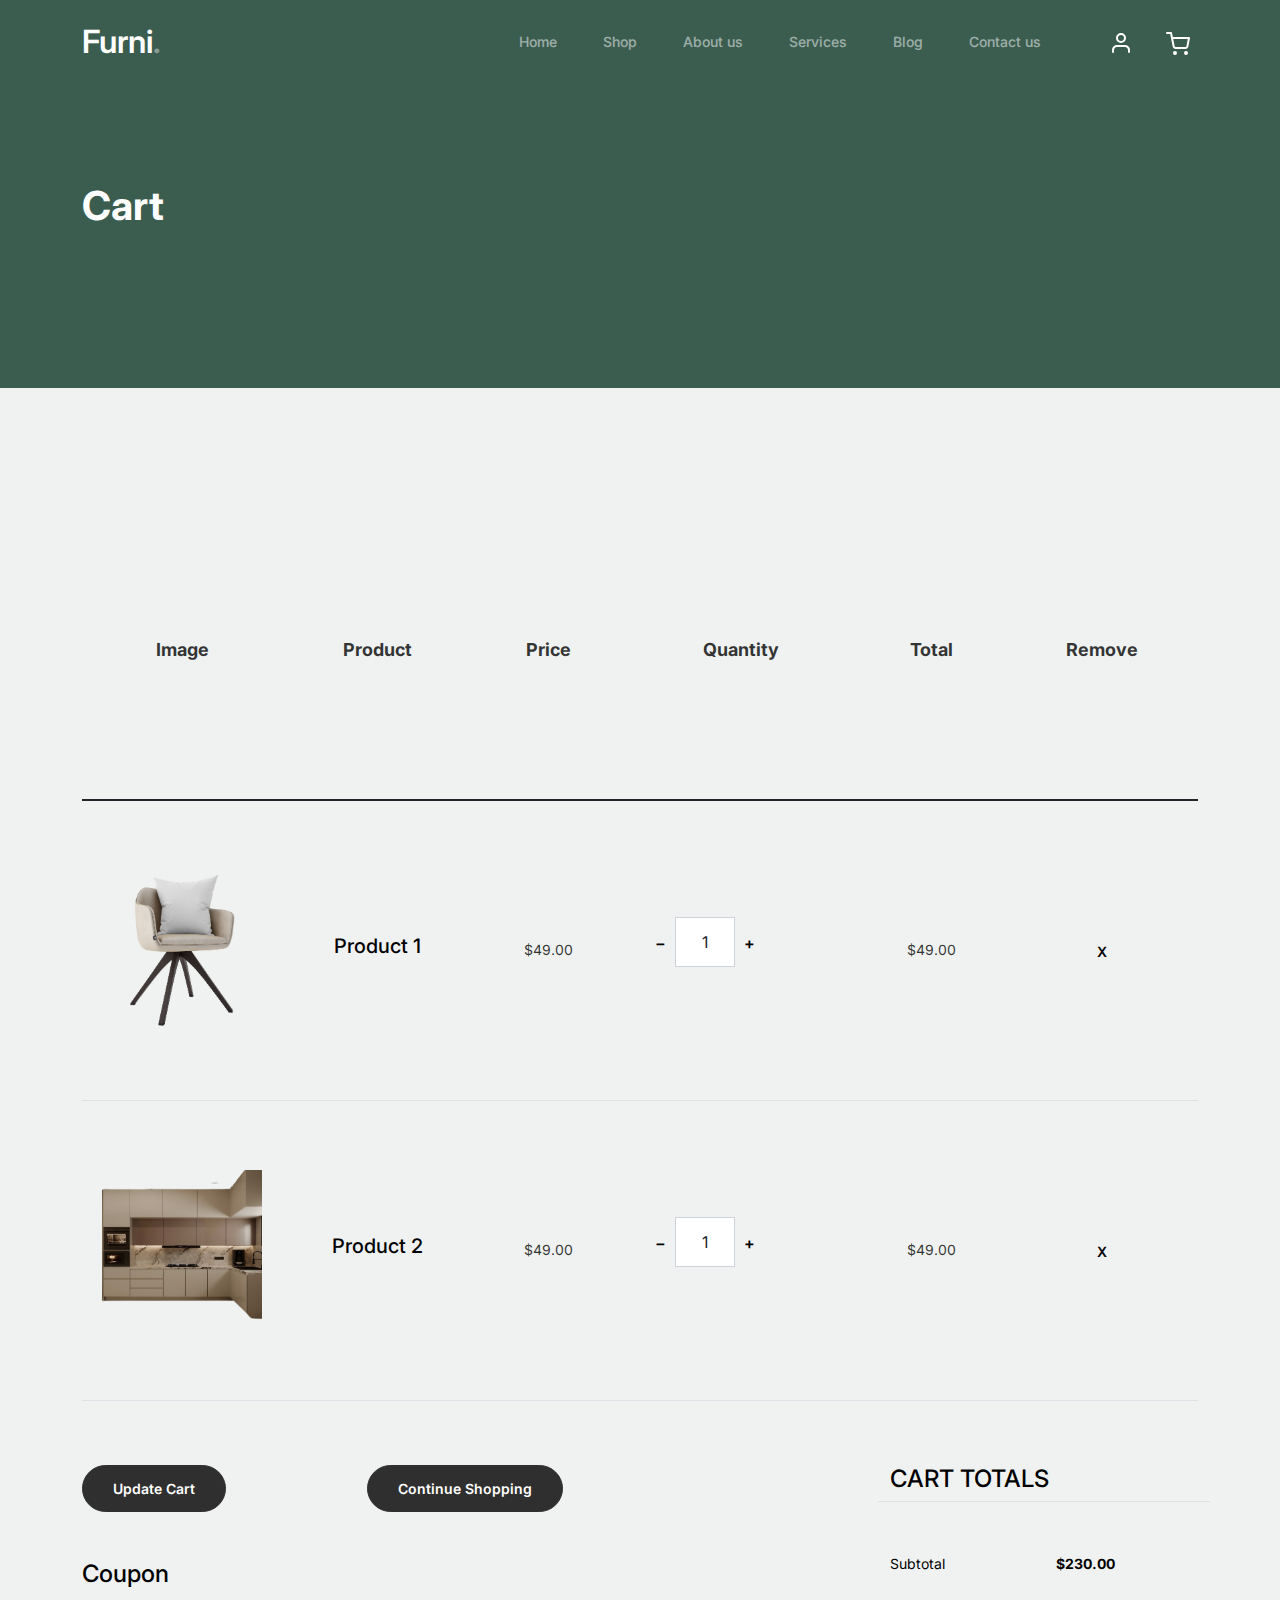
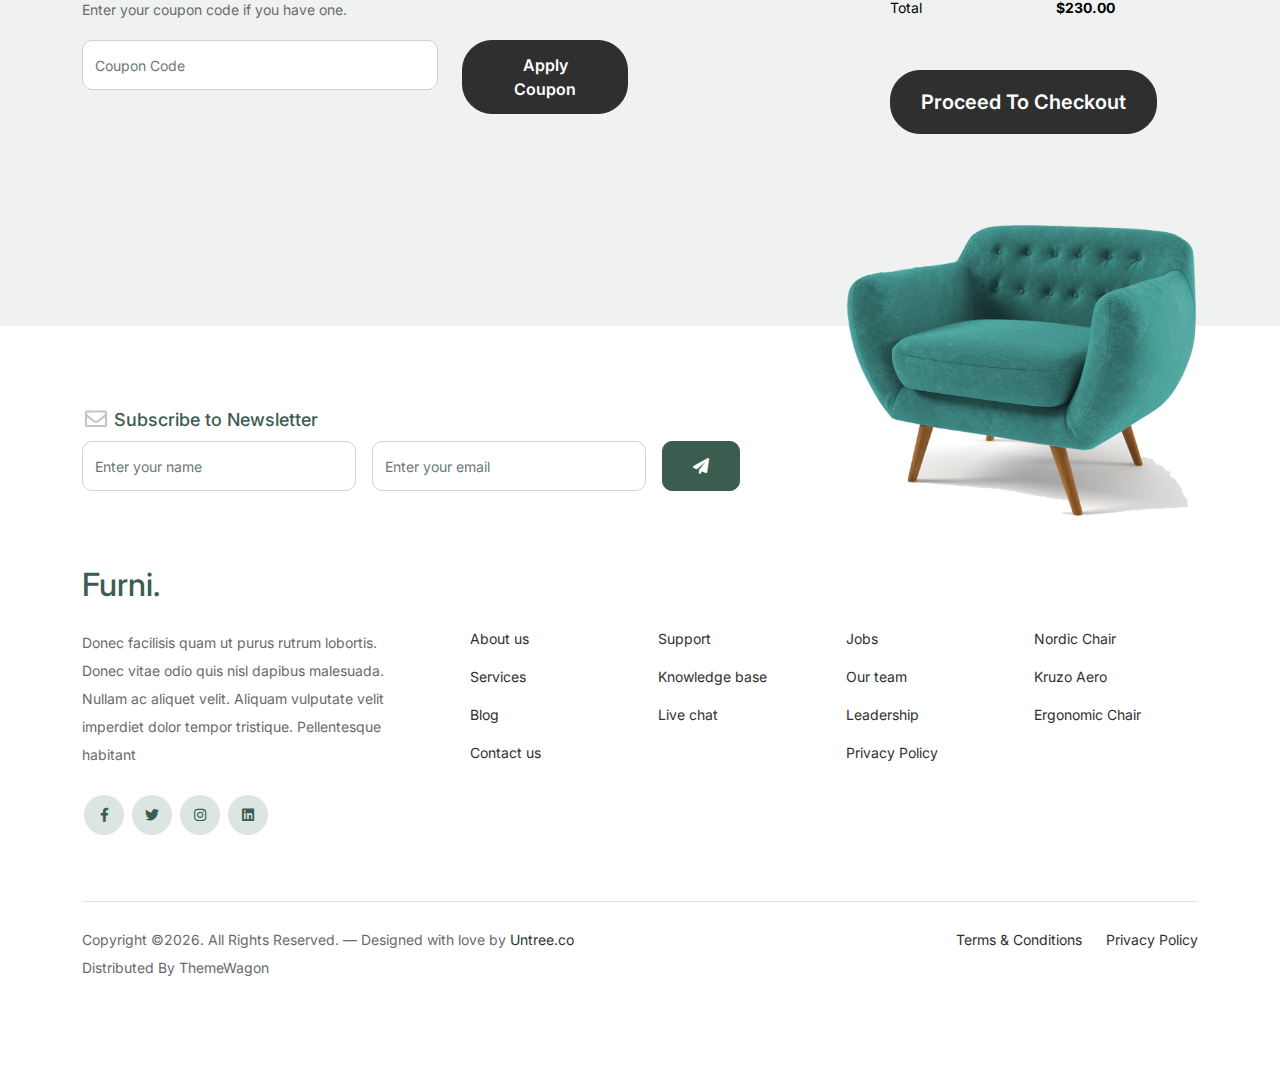
<file: cart.html>
<!-- /*
* Bootstrap 5
* Template Name: Furni
* Template Author: Untree.co
* Template URI: https://untree.co/
* License: https://creativecommons.org/licenses/by/3.0/
*/ -->
<!doctype html>
<html lang="en">
<head>
  <meta charset="utf-8">
  <meta name="viewport" content="width=device-width, initial-scale=1, shrink-to-fit=no">
  <meta name="author" content="Untree.co">
  <link rel="shortcut icon" href="favicon.png">

  <meta name="description" content="" />
  <meta name="keywords" content="bootstrap, bootstrap4" />

		<!-- Bootstrap CSS -->
		<link href="css/bootstrap.min.css" rel="stylesheet">
		<link href="https://cdnjs.cloudflare.com/ajax/libs/font-awesome/6.0.0-beta3/css/all.min.css" rel="stylesheet">
		<link href="css/tiny-slider.css" rel="stylesheet">
		<link href="css/style.css" rel="stylesheet">
		<title>Furni Free Bootstrap 5 Template for Furniture and Interior Design Websites by Untree.co </title>
	</head>

	<body>

		<!-- Start Header/Navigation -->
		<nav class="custom-navbar navbar navbar navbar-expand-md navbar-dark bg-dark" arial-label="Furni navigation bar">

			<div class="container">
				<a class="navbar-brand" href="index.html">Furni<span>.</span></a>

				<button class="navbar-toggler" type="button" data-bs-toggle="collapse" data-bs-target="#navbarsFurni" aria-controls="navbarsFurni" aria-expanded="false" aria-label="Toggle navigation">
					<span class="navbar-toggler-icon"></span>
				</button>

				<div class="collapse navbar-collapse" id="navbarsFurni">
					<ul class="custom-navbar-nav navbar-nav ms-auto mb-2 mb-md-0">
						<li class="nav-item ">
							<a class="nav-link" href="index.html">Home</a>
						</li>
						<li><a class="nav-link" href="shop.html">Shop</a></li>
						<li><a class="nav-link" href="about.html">About us</a></li>
						<li><a class="nav-link" href="services.html">Services</a></li>
						<li><a class="nav-link" href="blog.html">Blog</a></li>
						<li><a class="nav-link" href="contact.html">Contact us</a></li>
					</ul>

					<ul class="custom-navbar-cta navbar-nav mb-2 mb-md-0 ms-5">
						<li><a class="nav-link" href="#"><img src="images/user.svg"></a></li>
						<li><a class="nav-link" href="cart.html"><img src="images/cart.svg"></a></li>
					</ul>
				</div>
			</div>
				
		</nav>
		<!-- End Header/Navigation -->

		<!-- Start Hero Section -->
			<div class="hero">
				<div class="container">
					<div class="row justify-content-between">
						<div class="col-lg-5">
							<div class="intro-excerpt">
								<h1>Cart</h1>
							</div>
						</div>
						<div class="col-lg-7">
							
						</div>
					</div>
				</div>
			</div>
		<!-- End Hero Section -->

		

		<div class="untree_co-section before-footer-section">
            <div class="container">
              <div class="row mb-5">
                <form class="col-md-12" method="post">
                  <div class="site-blocks-table">
                    <table class="table">
                      <thead>
                        <tr>
                          <th class="product-thumbnail">Image</th>
                          <th class="product-name">Product</th>
                          <th class="product-price">Price</th>
                          <th class="product-quantity">Quantity</th>
                          <th class="product-total">Total</th>
                          <th class="product-remove">Remove</th>
                        </tr>
                      </thead>
                      <tbody>
                        <tr>
                          <td class="product-thumbnail">
                            <img src="images/product-1.png" alt="Image" class="img-fluid">
                          </td>
                          <td class="product-name">
                            <h2 class="h5 text-black">Product 1</h2>
                          </td>
                          <td>$49.00</td>
                          <td>
                            <div class="input-group mb-3 d-flex align-items-center quantity-container" style="max-width: 120px;">
                              <div class="input-group-prepend">
                                <button class="btn btn-outline-black decrease" type="button">&minus;</button>
                              </div>
                              <input type="text" class="form-control text-center quantity-amount" value="1" placeholder="" aria-label="Example text with button addon" aria-describedby="button-addon1">
                              <div class="input-group-append">
                                <button class="btn btn-outline-black increase" type="button">&plus;</button>
                              </div>
                            </div>
        
                          </td>
                          <td>$49.00</td>
                          <td><a href="#" class="btn btn-black btn-sm">X</a></td>
                        </tr>
        
                        <tr>
                          <td class="product-thumbnail">
                            <img src="images/product-2.png" alt="Image" class="img-fluid">
                          </td>
                          <td class="product-name">
                            <h2 class="h5 text-black">Product 2</h2>
                          </td>
                          <td>$49.00</td>
                          <td>
                            <div class="input-group mb-3 d-flex align-items-center quantity-container" style="max-width: 120px;">
                              <div class="input-group-prepend">
                                <button class="btn btn-outline-black decrease" type="button">&minus;</button>
                              </div>
                              <input type="text" class="form-control text-center quantity-amount" value="1" placeholder="" aria-label="Example text with button addon" aria-describedby="button-addon1">
                              <div class="input-group-append">
                                <button class="btn btn-outline-black increase" type="button">&plus;</button>
                              </div>
                            </div>
        
                          </td>
                          <td>$49.00</td>
                          <td><a href="#" class="btn btn-black btn-sm">X</a></td>
                        </tr>
                      </tbody>
                    </table>
                  </div>
                </form>
              </div>
        
              <div class="row">
                <div class="col-md-6">
                  <div class="row mb-5">
                    <div class="col-md-6 mb-3 mb-md-0">
                      <button class="btn btn-black btn-sm btn-block">Update Cart</button>
                    </div>
                    <div class="col-md-6">
                      <button class="btn btn-outline-black btn-sm btn-block">Continue Shopping</button>
                    </div>
                  </div>
                  <div class="row">
                    <div class="col-md-12">
                      <label class="text-black h4" for="coupon">Coupon</label>
                      <p>Enter your coupon code if you have one.</p>
                    </div>
                    <div class="col-md-8 mb-3 mb-md-0">
                      <input type="text" class="form-control py-3" id="coupon" placeholder="Coupon Code">
                    </div>
                    <div class="col-md-4">
                      <button class="btn btn-black">Apply Coupon</button>
                    </div>
                  </div>
                </div>
                <div class="col-md-6 pl-5">
                  <div class="row justify-content-end">
                    <div class="col-md-7">
                      <div class="row">
                        <div class="col-md-12 text-right border-bottom mb-5">
                          <h3 class="text-black h4 text-uppercase">Cart Totals</h3>
                        </div>
                      </div>
                      <div class="row mb-3">
                        <div class="col-md-6">
                          <span class="text-black">Subtotal</span>
                        </div>
                        <div class="col-md-6 text-right">
                          <strong class="text-black">$230.00</strong>
                        </div>
                      </div>
                      <div class="row mb-5">
                        <div class="col-md-6">
                          <span class="text-black">Total</span>
                        </div>
                        <div class="col-md-6 text-right">
                          <strong class="text-black">$230.00</strong>
                        </div>
                      </div>
        
                      <div class="row">
                        <div class="col-md-12">
                          <button class="btn btn-black btn-lg py-3 btn-block" onclick="window.location='checkout.html'">Proceed To Checkout</button>
                        </div>
                      </div>
                    </div>
                  </div>
                </div>
              </div>
            </div>
          </div>
		

		<!-- Start Footer Section -->
		<footer class="footer-section">
			<div class="container relative">

				<div class="sofa-img">
					<img src="images/sofa.png" alt="Image" class="img-fluid">
				</div>

				<div class="row">
					<div class="col-lg-8">
						<div class="subscription-form">
							<h3 class="d-flex align-items-center"><span class="me-1"><img src="images/envelope-outline.svg" alt="Image" class="img-fluid"></span><span>Subscribe to Newsletter</span></h3>

							<form action="#" class="row g-3">
								<div class="col-auto">
									<input type="text" class="form-control" placeholder="Enter your name">
								</div>
								<div class="col-auto">
									<input type="email" class="form-control" placeholder="Enter your email">
								</div>
								<div class="col-auto">
									<button class="btn btn-primary">
										<span class="fa fa-paper-plane"></span>
									</button>
								</div>
							</form>

						</div>
					</div>
				</div>

				<div class="row g-5 mb-5">
					<div class="col-lg-4">
						<div class="mb-4 footer-logo-wrap"><a href="#" class="footer-logo">Furni<span>.</span></a></div>
						<p class="mb-4">Donec facilisis quam ut purus rutrum lobortis. Donec vitae odio quis nisl dapibus malesuada. Nullam ac aliquet velit. Aliquam vulputate velit imperdiet dolor tempor tristique. Pellentesque habitant</p>

						<ul class="list-unstyled custom-social">
							<li><a href="#"><span class="fa fa-brands fa-facebook-f"></span></a></li>
							<li><a href="#"><span class="fa fa-brands fa-twitter"></span></a></li>
							<li><a href="#"><span class="fa fa-brands fa-instagram"></span></a></li>
							<li><a href="#"><span class="fa fa-brands fa-linkedin"></span></a></li>
						</ul>
					</div>

					<div class="col-lg-8">
						<div class="row links-wrap">
							<div class="col-6 col-sm-6 col-md-3">
								<ul class="list-unstyled">
									<li><a href="#">About us</a></li>
									<li><a href="#">Services</a></li>
									<li><a href="#">Blog</a></li>
									<li><a href="#">Contact us</a></li>
								</ul>
							</div>

							<div class="col-6 col-sm-6 col-md-3">
								<ul class="list-unstyled">
									<li><a href="#">Support</a></li>
									<li><a href="#">Knowledge base</a></li>
									<li><a href="#">Live chat</a></li>
								</ul>
							</div>

							<div class="col-6 col-sm-6 col-md-3">
								<ul class="list-unstyled">
									<li><a href="#">Jobs</a></li>
									<li><a href="#">Our team</a></li>
									<li><a href="#">Leadership</a></li>
									<li><a href="#">Privacy Policy</a></li>
								</ul>
							</div>

							<div class="col-6 col-sm-6 col-md-3">
								<ul class="list-unstyled">
									<li><a href="#">Nordic Chair</a></li>
									<li><a href="#">Kruzo Aero</a></li>
									<li><a href="#">Ergonomic Chair</a></li>
								</ul>
							</div>
						</div>
					</div>

				</div>

				<div class="border-top copyright">
					<div class="row pt-4">
						<div class="col-lg-6">
							<p class="mb-2 text-center text-lg-start">Copyright &copy;<script>document.write(new Date().getFullYear());</script>. All Rights Reserved. &mdash; Designed with love by <a href="https://untree.co">Untree.co</a> Distributed By <a hreff="https://themewagon.com">ThemeWagon</a>  <!-- License information: https://untree.co/license/ -->
            </p>
						</div>

						<div class="col-lg-6 text-center text-lg-end">
							<ul class="list-unstyled d-inline-flex ms-auto">
								<li class="me-4"><a href="#">Terms &amp; Conditions</a></li>
								<li><a href="#">Privacy Policy</a></li>
							</ul>
						</div>

					</div>
				</div>

			</div>
		</footer>
		<!-- End Footer Section -->	


		<script src="js/bootstrap.bundle.min.js"></script>
		<script src="js/tiny-slider.js"></script>
		<script src="js/custom.js"></script>
	</body>

</html>
</file>
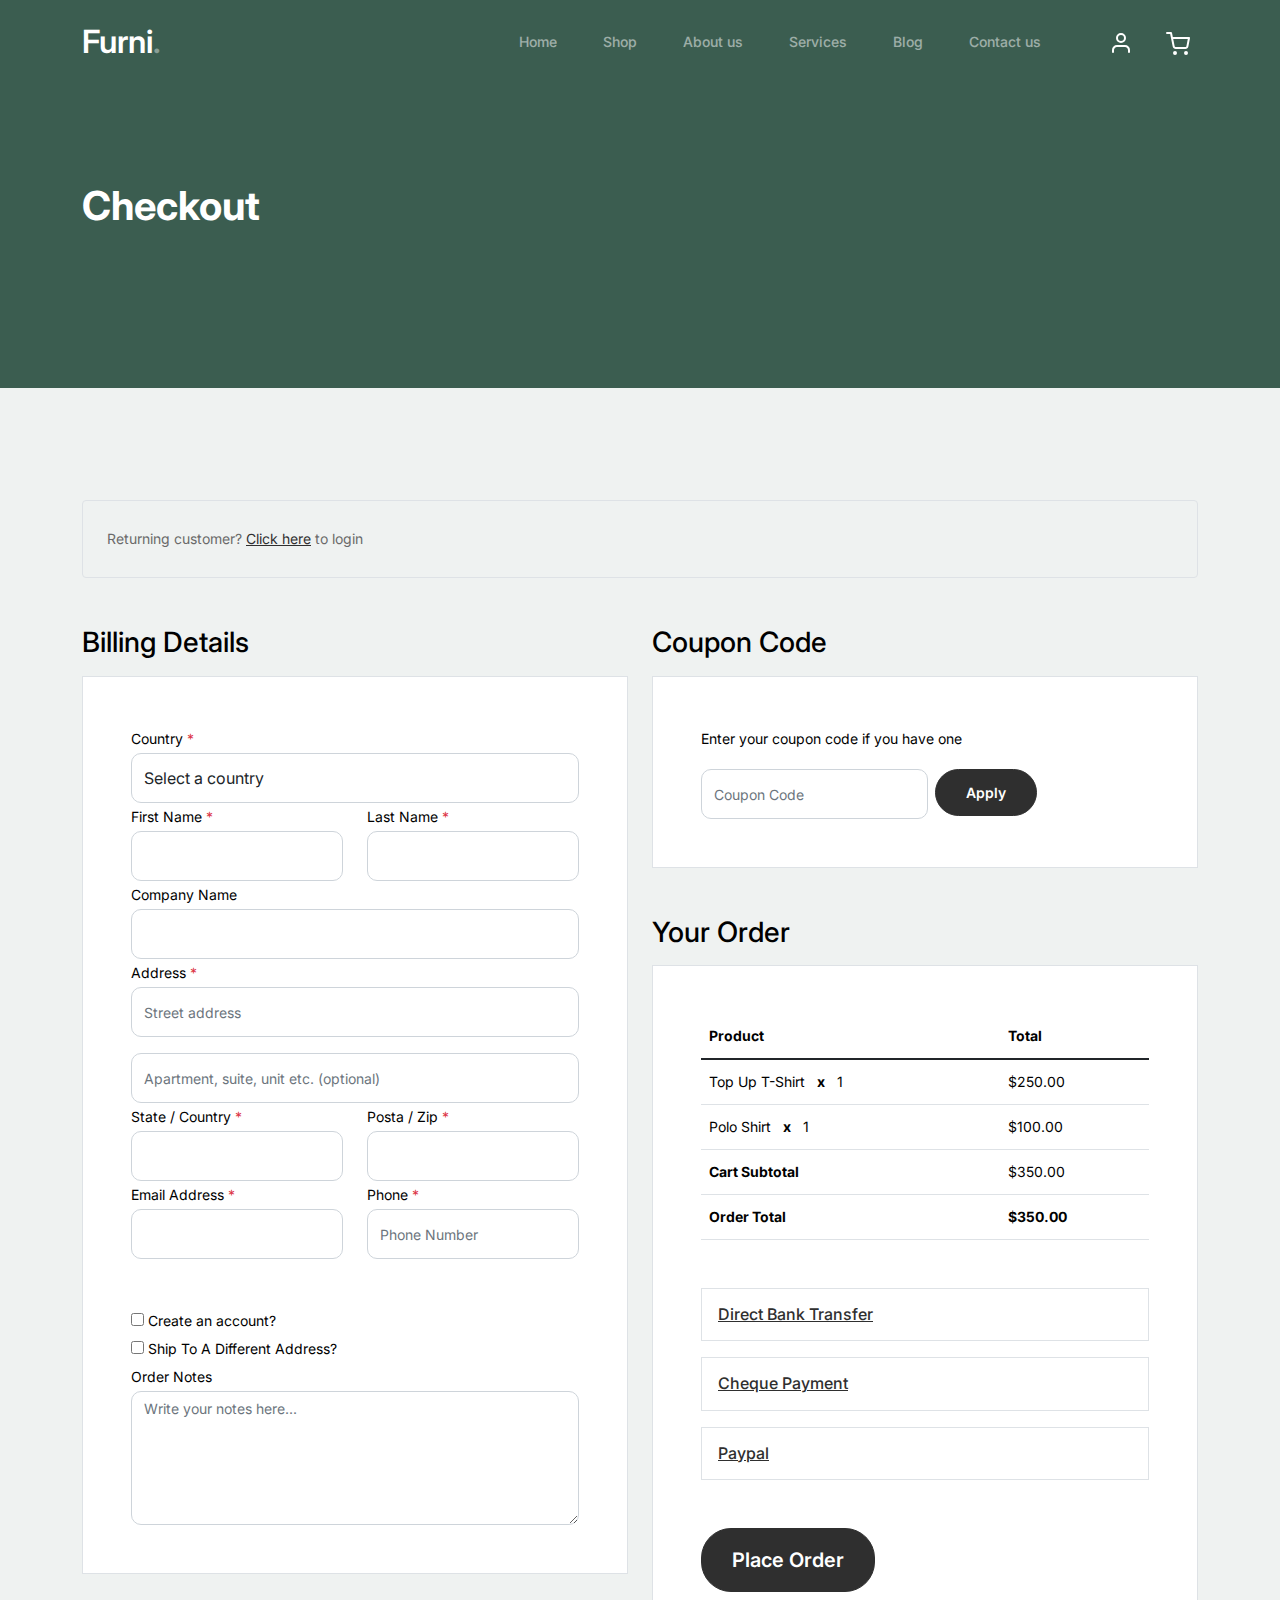
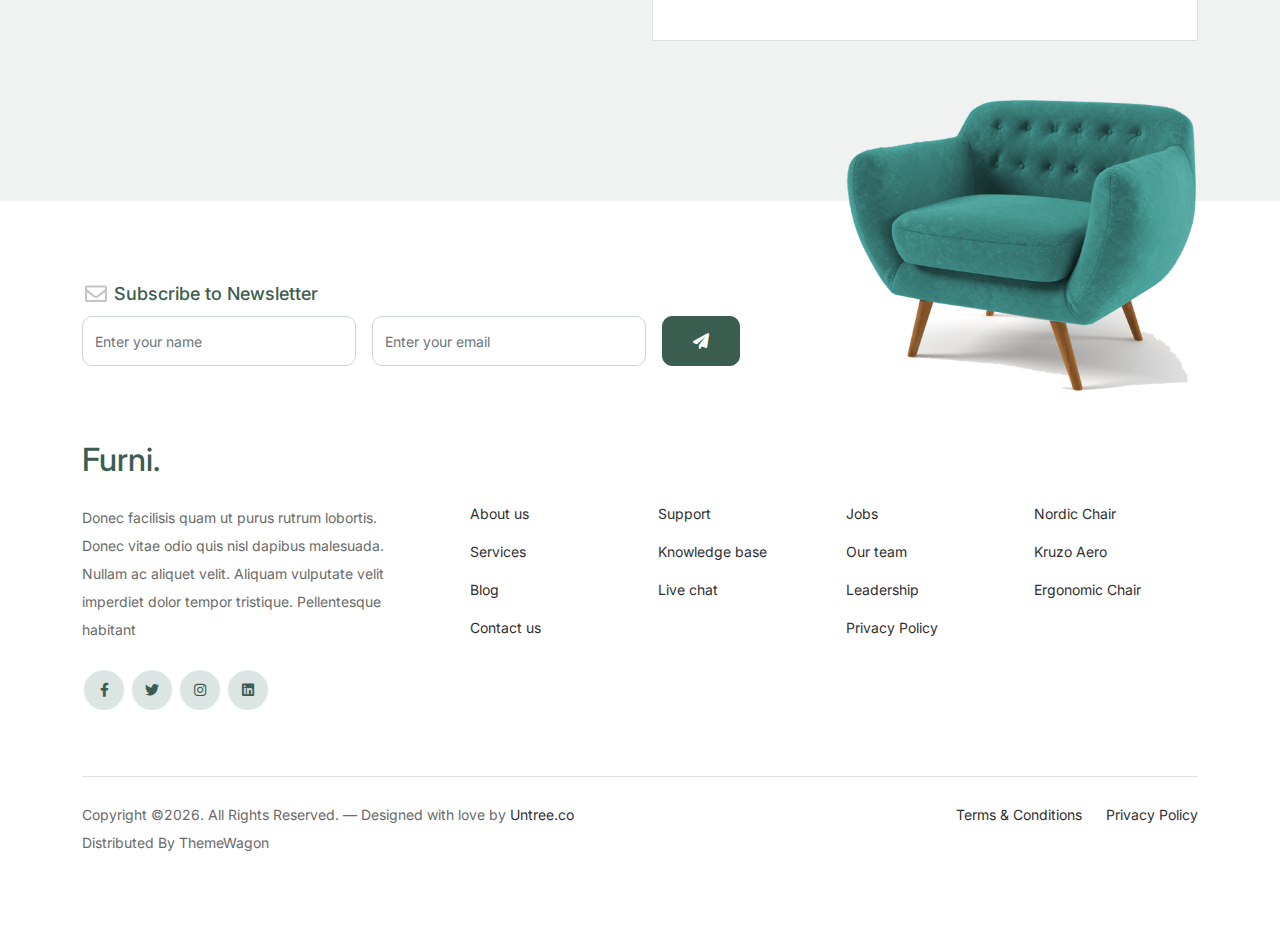
<file: checkout.html>
<!-- /*
* Bootstrap 5
* Template Name: Furni
* Template Author: Untree.co
* Template URI: https://untree.co/
* License: https://creativecommons.org/licenses/by/3.0/
*/ -->
<!doctype html>
<html lang="en">
<head>
  <meta charset="utf-8">
  <meta name="viewport" content="width=device-width, initial-scale=1, shrink-to-fit=no">
  <meta name="author" content="Untree.co">
  <link rel="shortcut icon" href="favicon.png">

  <meta name="description" content="" />
  <meta name="keywords" content="bootstrap, bootstrap4" />

		<!-- Bootstrap CSS -->
		<link href="css/bootstrap.min.css" rel="stylesheet">
		<link href="https://cdnjs.cloudflare.com/ajax/libs/font-awesome/6.0.0-beta3/css/all.min.css" rel="stylesheet">
		<link href="css/tiny-slider.css" rel="stylesheet">
		<link href="css/style.css" rel="stylesheet">
		<title>Furni Free Bootstrap 5 Template for Furniture and Interior Design Websites by Untree.co </title>
	</head>

	<body>

		<!-- Start Header/Navigation -->
		<nav class="custom-navbar navbar navbar navbar-expand-md navbar-dark bg-dark" arial-label="Furni navigation bar">

			<div class="container">
				<a class="navbar-brand" href="index.html">Furni<span>.</span></a>

				<button class="navbar-toggler" type="button" data-bs-toggle="collapse" data-bs-target="#navbarsFurni" aria-controls="navbarsFurni" aria-expanded="false" aria-label="Toggle navigation">
					<span class="navbar-toggler-icon"></span>
				</button>

				<div class="collapse navbar-collapse" id="navbarsFurni">
					<ul class="custom-navbar-nav navbar-nav ms-auto mb-2 mb-md-0">
						<li class="nav-item ">
							<a class="nav-link" href="index.html">Home</a>
						</li>
						<li><a class="nav-link" href="shop.html">Shop</a></li>
						<li><a class="nav-link" href="about.html">About us</a></li>
						<li><a class="nav-link" href="services.html">Services</a></li>
						<li><a class="nav-link" href="blog.html">Blog</a></li>
						<li><a class="nav-link" href="contact.html">Contact us</a></li>
					</ul>

					<ul class="custom-navbar-cta navbar-nav mb-2 mb-md-0 ms-5">
						<li><a class="nav-link" href="#"><img src="images/user.svg"></a></li>
						<li><a class="nav-link" href="cart.html"><img src="images/cart.svg"></a></li>
					</ul>
				</div>
			</div>
				
		</nav>
		<!-- End Header/Navigation -->

		<!-- Start Hero Section -->
			<div class="hero">
				<div class="container">
					<div class="row justify-content-between">
						<div class="col-lg-5">
							<div class="intro-excerpt">
								<h1>Checkout</h1>
							</div>
						</div>
						<div class="col-lg-7">
							
						</div>
					</div>
				</div>
			</div>
		<!-- End Hero Section -->

		<div class="untree_co-section">
		    <div class="container">
		      <div class="row mb-5">
		        <div class="col-md-12">
		          <div class="border p-4 rounded" role="alert">
		            Returning customer? <a href="#">Click here</a> to login
		          </div>
		        </div>
		      </div>
		      <div class="row">
		        <div class="col-md-6 mb-5 mb-md-0">
		          <h2 class="h3 mb-3 text-black">Billing Details</h2>
		          <div class="p-3 p-lg-5 border bg-white">
		            <div class="form-group">
		              <label for="c_country" class="text-black">Country <span class="text-danger">*</span></label>
		              <select id="c_country" class="form-control">
		                <option value="1">Select a country</option>    
		                <option value="2">bangladesh</option>    
		                <option value="3">Algeria</option>    
		                <option value="4">Afghanistan</option>    
		                <option value="5">Ghana</option>    
		                <option value="6">Albania</option>    
		                <option value="7">Bahrain</option>    
		                <option value="8">Colombia</option>    
		                <option value="9">Dominican Republic</option>    
		              </select>
		            </div>
		            <div class="form-group row">
		              <div class="col-md-6">
		                <label for="c_fname" class="text-black">First Name <span class="text-danger">*</span></label>
		                <input type="text" class="form-control" id="c_fname" name="c_fname">
		              </div>
		              <div class="col-md-6">
		                <label for="c_lname" class="text-black">Last Name <span class="text-danger">*</span></label>
		                <input type="text" class="form-control" id="c_lname" name="c_lname">
		              </div>
		            </div>

		            <div class="form-group row">
		              <div class="col-md-12">
		                <label for="c_companyname" class="text-black">Company Name </label>
		                <input type="text" class="form-control" id="c_companyname" name="c_companyname">
		              </div>
		            </div>

		            <div class="form-group row">
		              <div class="col-md-12">
		                <label for="c_address" class="text-black">Address <span class="text-danger">*</span></label>
		                <input type="text" class="form-control" id="c_address" name="c_address" placeholder="Street address">
		              </div>
		            </div>

		            <div class="form-group mt-3">
		              <input type="text" class="form-control" placeholder="Apartment, suite, unit etc. (optional)">
		            </div>

		            <div class="form-group row">
		              <div class="col-md-6">
		                <label for="c_state_country" class="text-black">State / Country <span class="text-danger">*</span></label>
		                <input type="text" class="form-control" id="c_state_country" name="c_state_country">
		              </div>
		              <div class="col-md-6">
		                <label for="c_postal_zip" class="text-black">Posta / Zip <span class="text-danger">*</span></label>
		                <input type="text" class="form-control" id="c_postal_zip" name="c_postal_zip">
		              </div>
		            </div>

		            <div class="form-group row mb-5">
		              <div class="col-md-6">
		                <label for="c_email_address" class="text-black">Email Address <span class="text-danger">*</span></label>
		                <input type="text" class="form-control" id="c_email_address" name="c_email_address">
		              </div>
		              <div class="col-md-6">
		                <label for="c_phone" class="text-black">Phone <span class="text-danger">*</span></label>
		                <input type="text" class="form-control" id="c_phone" name="c_phone" placeholder="Phone Number">
		              </div>
		            </div>

		            <div class="form-group">
		              <label for="c_create_account" class="text-black" data-bs-toggle="collapse" href="#create_an_account" role="button" aria-expanded="false" aria-controls="create_an_account"><input type="checkbox" value="1" id="c_create_account"> Create an account?</label>
		              <div class="collapse" id="create_an_account">
		                <div class="py-2 mb-4">
		                  <p class="mb-3">Create an account by entering the information below. If you are a returning customer please login at the top of the page.</p>
		                  <div class="form-group">
		                    <label for="c_account_password" class="text-black">Account Password</label>
		                    <input type="email" class="form-control" id="c_account_password" name="c_account_password" placeholder="">
		                  </div>
		                </div>
		              </div>
		            </div>


		            <div class="form-group">
		              <label for="c_ship_different_address" class="text-black" data-bs-toggle="collapse" href="#ship_different_address" role="button" aria-expanded="false" aria-controls="ship_different_address"><input type="checkbox" value="1" id="c_ship_different_address"> Ship To A Different Address?</label>
		              <div class="collapse" id="ship_different_address">
		                <div class="py-2">

		                  <div class="form-group">
		                    <label for="c_diff_country" class="text-black">Country <span class="text-danger">*</span></label>
		                    <select id="c_diff_country" class="form-control">
		                      <option value="1">Select a country</option>    
		                      <option value="2">bangladesh</option>    
		                      <option value="3">Algeria</option>    
		                      <option value="4">Afghanistan</option>    
		                      <option value="5">Ghana</option>    
		                      <option value="6">Albania</option>    
		                      <option value="7">Bahrain</option>    
		                      <option value="8">Colombia</option>    
		                      <option value="9">Dominican Republic</option>    
		                    </select>
		                  </div>


		                  <div class="form-group row">
		                    <div class="col-md-6">
		                      <label for="c_diff_fname" class="text-black">First Name <span class="text-danger">*</span></label>
		                      <input type="text" class="form-control" id="c_diff_fname" name="c_diff_fname">
		                    </div>
		                    <div class="col-md-6">
		                      <label for="c_diff_lname" class="text-black">Last Name <span class="text-danger">*</span></label>
		                      <input type="text" class="form-control" id="c_diff_lname" name="c_diff_lname">
		                    </div>
		                  </div>

		                  <div class="form-group row">
		                    <div class="col-md-12">
		                      <label for="c_diff_companyname" class="text-black">Company Name </label>
		                      <input type="text" class="form-control" id="c_diff_companyname" name="c_diff_companyname">
		                    </div>
		                  </div>

		                  <div class="form-group row  mb-3">
		                    <div class="col-md-12">
		                      <label for="c_diff_address" class="text-black">Address <span class="text-danger">*</span></label>
		                      <input type="text" class="form-control" id="c_diff_address" name="c_diff_address" placeholder="Street address">
		                    </div>
		                  </div>

		                  <div class="form-group">
		                    <input type="text" class="form-control" placeholder="Apartment, suite, unit etc. (optional)">
		                  </div>

		                  <div class="form-group row">
		                    <div class="col-md-6">
		                      <label for="c_diff_state_country" class="text-black">State / Country <span class="text-danger">*</span></label>
		                      <input type="text" class="form-control" id="c_diff_state_country" name="c_diff_state_country">
		                    </div>
		                    <div class="col-md-6">
		                      <label for="c_diff_postal_zip" class="text-black">Posta / Zip <span class="text-danger">*</span></label>
		                      <input type="text" class="form-control" id="c_diff_postal_zip" name="c_diff_postal_zip">
		                    </div>
		                  </div>

		                  <div class="form-group row mb-5">
		                    <div class="col-md-6">
		                      <label for="c_diff_email_address" class="text-black">Email Address <span class="text-danger">*</span></label>
		                      <input type="text" class="form-control" id="c_diff_email_address" name="c_diff_email_address">
		                    </div>
		                    <div class="col-md-6">
		                      <label for="c_diff_phone" class="text-black">Phone <span class="text-danger">*</span></label>
		                      <input type="text" class="form-control" id="c_diff_phone" name="c_diff_phone" placeholder="Phone Number">
		                    </div>
		                  </div>

		                </div>

		              </div>
		            </div>

		            <div class="form-group">
		              <label for="c_order_notes" class="text-black">Order Notes</label>
		              <textarea name="c_order_notes" id="c_order_notes" cols="30" rows="5" class="form-control" placeholder="Write your notes here..."></textarea>
		            </div>

		          </div>
		        </div>
		        <div class="col-md-6">

		          <div class="row mb-5">
		            <div class="col-md-12">
		              <h2 class="h3 mb-3 text-black">Coupon Code</h2>
		              <div class="p-3 p-lg-5 border bg-white">

		                <label for="c_code" class="text-black mb-3">Enter your coupon code if you have one</label>
		                <div class="input-group w-75 couponcode-wrap">
		                  <input type="text" class="form-control me-2" id="c_code" placeholder="Coupon Code" aria-label="Coupon Code" aria-describedby="button-addon2">
		                  <div class="input-group-append">
		                    <button class="btn btn-black btn-sm" type="button" id="button-addon2">Apply</button>
		                  </div>
		                </div>

		              </div>
		            </div>
		          </div>

		          <div class="row mb-5">
		            <div class="col-md-12">
		              <h2 class="h3 mb-3 text-black">Your Order</h2>
		              <div class="p-3 p-lg-5 border bg-white">
		                <table class="table site-block-order-table mb-5">
		                  <thead>
		                    <th>Product</th>
		                    <th>Total</th>
		                  </thead>
		                  <tbody>
		                    <tr>
		                      <td>Top Up T-Shirt <strong class="mx-2">x</strong> 1</td>
		                      <td>$250.00</td>
		                    </tr>
		                    <tr>
		                      <td>Polo Shirt <strong class="mx-2">x</strong>   1</td>
		                      <td>$100.00</td>
		                    </tr>
		                    <tr>
		                      <td class="text-black font-weight-bold"><strong>Cart Subtotal</strong></td>
		                      <td class="text-black">$350.00</td>
		                    </tr>
		                    <tr>
		                      <td class="text-black font-weight-bold"><strong>Order Total</strong></td>
		                      <td class="text-black font-weight-bold"><strong>$350.00</strong></td>
		                    </tr>
		                  </tbody>
		                </table>

		                <div class="border p-3 mb-3">
		                  <h3 class="h6 mb-0"><a class="d-block" data-bs-toggle="collapse" href="#collapsebank" role="button" aria-expanded="false" aria-controls="collapsebank">Direct Bank Transfer</a></h3>

		                  <div class="collapse" id="collapsebank">
		                    <div class="py-2">
		                      <p class="mb-0">Make your payment directly into our bank account. Please use your Order ID as the payment reference. Your order won’t be shipped until the funds have cleared in our account.</p>
		                    </div>
		                  </div>
		                </div>

		                <div class="border p-3 mb-3">
		                  <h3 class="h6 mb-0"><a class="d-block" data-bs-toggle="collapse" href="#collapsecheque" role="button" aria-expanded="false" aria-controls="collapsecheque">Cheque Payment</a></h3>

		                  <div class="collapse" id="collapsecheque">
		                    <div class="py-2">
		                      <p class="mb-0">Make your payment directly into our bank account. Please use your Order ID as the payment reference. Your order won’t be shipped until the funds have cleared in our account.</p>
		                    </div>
		                  </div>
		                </div>

		                <div class="border p-3 mb-5">
		                  <h3 class="h6 mb-0"><a class="d-block" data-bs-toggle="collapse" href="#collapsepaypal" role="button" aria-expanded="false" aria-controls="collapsepaypal">Paypal</a></h3>

		                  <div class="collapse" id="collapsepaypal">
		                    <div class="py-2">
		                      <p class="mb-0">Make your payment directly into our bank account. Please use your Order ID as the payment reference. Your order won’t be shipped until the funds have cleared in our account.</p>
		                    </div>
		                  </div>
		                </div>

		                <div class="form-group">
		                  <button class="btn btn-black btn-lg py-3 btn-block" onclick="window.location='thankyou.html'">Place Order</button>
		                </div>

		              </div>
		            </div>
		          </div>

		        </div>
		      </div>
		      <!-- </form> -->
		    </div>
		  </div>

		<!-- Start Footer Section -->
		<footer class="footer-section">
			<div class="container relative">

				<div class="sofa-img">
					<img src="images/sofa.png" alt="Image" class="img-fluid">
				</div>

				<div class="row">
					<div class="col-lg-8">
						<div class="subscription-form">
							<h3 class="d-flex align-items-center"><span class="me-1"><img src="images/envelope-outline.svg" alt="Image" class="img-fluid"></span><span>Subscribe to Newsletter</span></h3>

							<form action="#" class="row g-3">
								<div class="col-auto">
									<input type="text" class="form-control" placeholder="Enter your name">
								</div>
								<div class="col-auto">
									<input type="email" class="form-control" placeholder="Enter your email">
								</div>
								<div class="col-auto">
									<button class="btn btn-primary">
										<span class="fa fa-paper-plane"></span>
									</button>
								</div>
							</form>

						</div>
					</div>
				</div>

				<div class="row g-5 mb-5">
					<div class="col-lg-4">
						<div class="mb-4 footer-logo-wrap"><a href="#" class="footer-logo">Furni<span>.</span></a></div>
						<p class="mb-4">Donec facilisis quam ut purus rutrum lobortis. Donec vitae odio quis nisl dapibus malesuada. Nullam ac aliquet velit. Aliquam vulputate velit imperdiet dolor tempor tristique. Pellentesque habitant</p>

						<ul class="list-unstyled custom-social">
							<li><a href="#"><span class="fa fa-brands fa-facebook-f"></span></a></li>
							<li><a href="#"><span class="fa fa-brands fa-twitter"></span></a></li>
							<li><a href="#"><span class="fa fa-brands fa-instagram"></span></a></li>
							<li><a href="#"><span class="fa fa-brands fa-linkedin"></span></a></li>
						</ul>
					</div>

					<div class="col-lg-8">
						<div class="row links-wrap">
							<div class="col-6 col-sm-6 col-md-3">
								<ul class="list-unstyled">
									<li><a href="#">About us</a></li>
									<li><a href="#">Services</a></li>
									<li><a href="#">Blog</a></li>
									<li><a href="#">Contact us</a></li>
								</ul>
							</div>

							<div class="col-6 col-sm-6 col-md-3">
								<ul class="list-unstyled">
									<li><a href="#">Support</a></li>
									<li><a href="#">Knowledge base</a></li>
									<li><a href="#">Live chat</a></li>
								</ul>
							</div>

							<div class="col-6 col-sm-6 col-md-3">
								<ul class="list-unstyled">
									<li><a href="#">Jobs</a></li>
									<li><a href="#">Our team</a></li>
									<li><a href="#">Leadership</a></li>
									<li><a href="#">Privacy Policy</a></li>
								</ul>
							</div>

							<div class="col-6 col-sm-6 col-md-3">
								<ul class="list-unstyled">
									<li><a href="#">Nordic Chair</a></li>
									<li><a href="#">Kruzo Aero</a></li>
									<li><a href="#">Ergonomic Chair</a></li>
								</ul>
							</div>
						</div>
					</div>

				</div>

				<div class="border-top copyright">
					<div class="row pt-4">
						<div class="col-lg-6">
							<p class="mb-2 text-center text-lg-start">Copyright &copy;<script>document.write(new Date().getFullYear());</script>. All Rights Reserved. &mdash; Designed with love by <a href="https://untree.co">Untree.co</a> Distributed By <a hreff="https://themewagon.com">ThemeWagon</a>  <!-- License information: https://untree.co/license/ -->
            </p>
						</div>

						<div class="col-lg-6 text-center text-lg-end">
							<ul class="list-unstyled d-inline-flex ms-auto">
								<li class="me-4"><a href="#">Terms &amp; Conditions</a></li>
								<li><a href="#">Privacy Policy</a></li>
							</ul>
						</div>

					</div>
				</div>

			</div>
		</footer>
		<!-- End Footer Section -->	


		<script src="js/bootstrap.bundle.min.js"></script>
		<script src="js/tiny-slider.js"></script>
		<script src="js/custom.js"></script>
	</body>

</html>
</file>
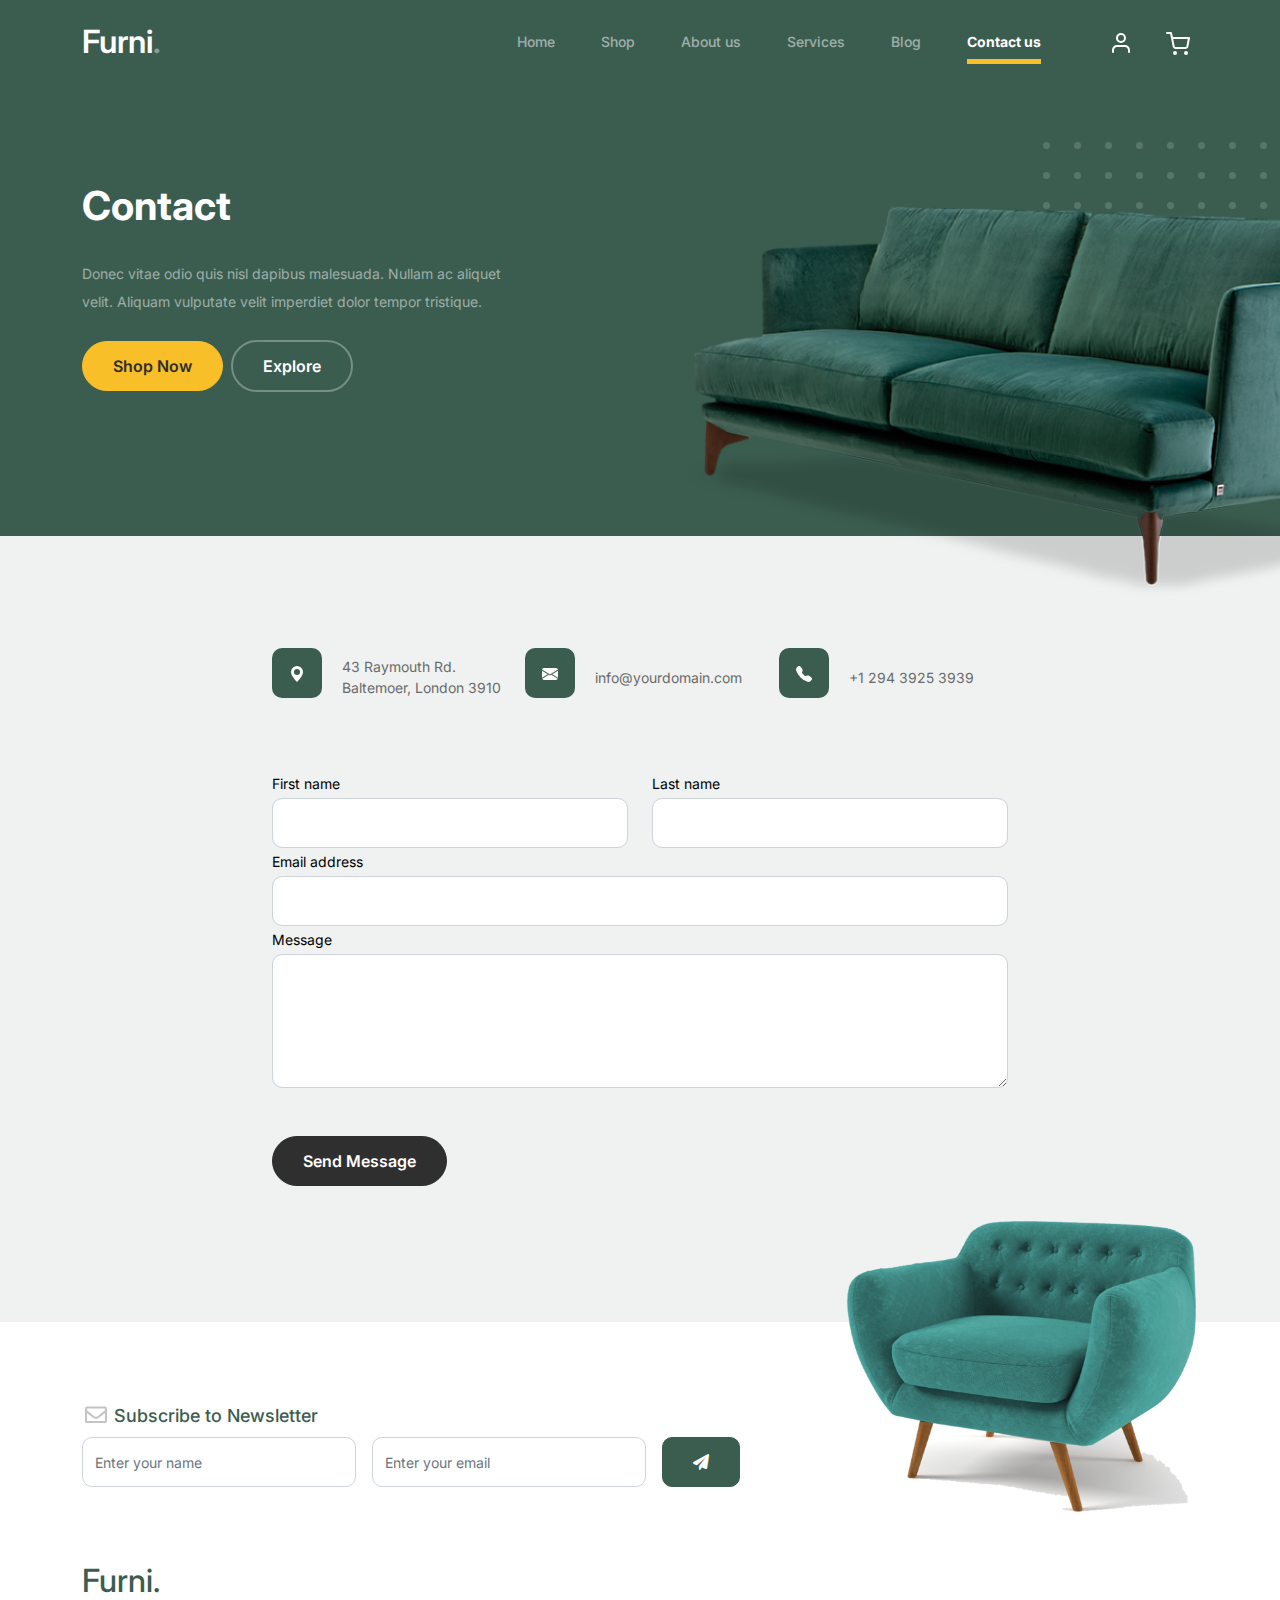
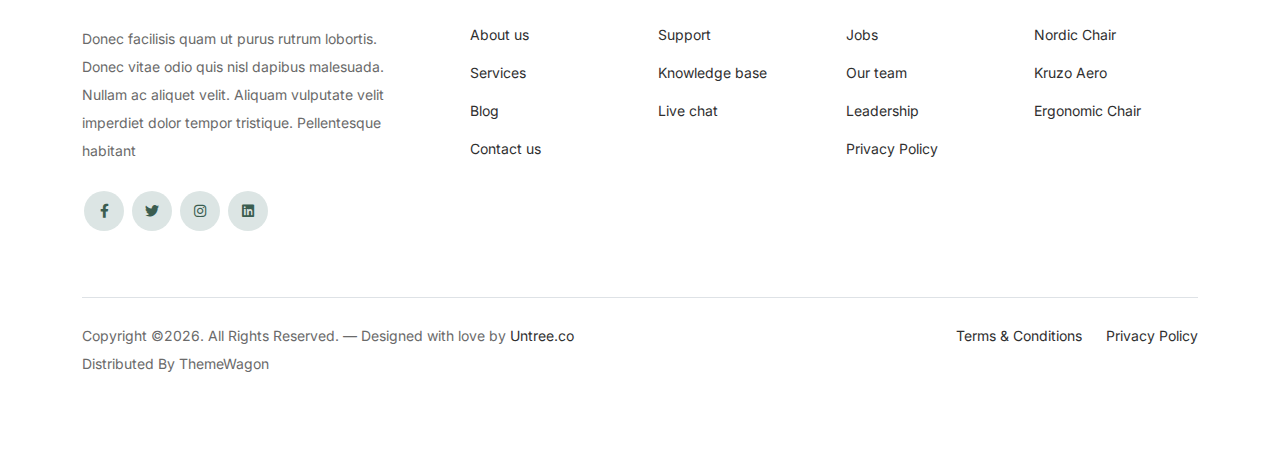
<file: contact.html>
<!-- /*
* Bootstrap 5
* Template Name: Furni
* Template Author: Untree.co
* Template URI: https://untree.co/
* License: https://creativecommons.org/licenses/by/3.0/
*/ -->
<!doctype html>
<html lang="en">
<head>
  <meta charset="utf-8">
  <meta name="viewport" content="width=device-width, initial-scale=1, shrink-to-fit=no">
  <meta name="author" content="Untree.co">
  <link rel="shortcut icon" href="favicon.png">

  <meta name="description" content="" />
  <meta name="keywords" content="bootstrap, bootstrap4" />

		<!-- Bootstrap CSS -->
		<link href="css/bootstrap.min.css" rel="stylesheet">
		<link href="https://cdnjs.cloudflare.com/ajax/libs/font-awesome/6.0.0-beta3/css/all.min.css" rel="stylesheet">
		<link href="css/tiny-slider.css" rel="stylesheet">
		<link href="css/style.css" rel="stylesheet">
		<title>Furni Free Bootstrap 5 Template for Furniture and Interior Design Websites by Untree.co </title>
	</head>

	<body>

		<!-- Start Header/Navigation -->
		<nav class="custom-navbar navbar navbar navbar-expand-md navbar-dark bg-dark" arial-label="Furni navigation bar">

			<div class="container">
				<a class="navbar-brand" href="index.html">Furni<span>.</span></a>

				<button class="navbar-toggler" type="button" data-bs-toggle="collapse" data-bs-target="#navbarsFurni" aria-controls="navbarsFurni" aria-expanded="false" aria-label="Toggle navigation">
					<span class="navbar-toggler-icon"></span>
				</button>

				<div class="collapse navbar-collapse" id="navbarsFurni">
					<ul class="custom-navbar-nav navbar-nav ms-auto mb-2 mb-md-0">
						<li class="nav-item">
							<a class="nav-link" href="index.html">Home</a>
						</li>
						<li><a class="nav-link" href="shop.html">Shop</a></li>
						<li><a class="nav-link" href="about.html">About us</a></li>
						<li><a class="nav-link" href="services.html">Services</a></li>
						<li><a class="nav-link" href="blog.html">Blog</a></li>
						<li class="active"><a class="nav-link" href="contact.html">Contact us</a></li>
					</ul>

					<ul class="custom-navbar-cta navbar-nav mb-2 mb-md-0 ms-5">
						<li><a class="nav-link" href="#"><img src="images/user.svg"></a></li>
						<li><a class="nav-link" href="cart.html"><img src="images/cart.svg"></a></li>
					</ul>
				</div>
			</div>
				
		</nav>
		<!-- End Header/Navigation -->

		<!-- Start Hero Section -->
			<div class="hero">
				<div class="container">
					<div class="row justify-content-between">
						<div class="col-lg-5">
							<div class="intro-excerpt">
								<h1>Contact</h1>
								<p class="mb-4">Donec vitae odio quis nisl dapibus malesuada. Nullam ac aliquet velit. Aliquam vulputate velit imperdiet dolor tempor tristique.</p>
								<p><a href="" class="btn btn-secondary me-2">Shop Now</a><a href="#" class="btn btn-white-outline">Explore</a></p>
							</div>
						</div>
						<div class="col-lg-7">
							<div class="hero-img-wrap">
								<img src="images/couch.png" class="img-fluid">
							</div>
						</div>
					</div>
				</div>
			</div>
		<!-- End Hero Section -->

		
		<!-- Start Contact Form -->
		<div class="untree_co-section">
      <div class="container">

        <div class="block">
          <div class="row justify-content-center">


            <div class="col-md-8 col-lg-8 pb-4">


              <div class="row mb-5">
                <div class="col-lg-4">
                  <div  class="service no-shadow align-items-center link horizontal d-flex active" data-aos="fade-left" data-aos-delay="0">
                    <div class="service-icon color-1 mb-4">
                      <svg xmlns="http://www.w3.org/2000/svg" width="16" height="16" fill="currentColor" class="bi bi-geo-alt-fill" viewBox="0 0 16 16">
                        <path d="M8 16s6-5.686 6-10A6 6 0 0 0 2 6c0 4.314 6 10 6 10zm0-7a3 3 0 1 1 0-6 3 3 0 0 1 0 6z"/>
                      </svg>
                    </div> <!-- /.icon -->
                    <div class="service-contents">
                      <p>43 Raymouth Rd. Baltemoer, London 3910</p>
                    </div> <!-- /.service-contents-->
                  </div> <!-- /.service -->
                </div>

                <div class="col-lg-4">
                  <div  class="service no-shadow align-items-center link horizontal d-flex active" data-aos="fade-left" data-aos-delay="0">
                    <div class="service-icon color-1 mb-4">
                      <svg xmlns="http://www.w3.org/2000/svg" width="16" height="16" fill="currentColor" class="bi bi-envelope-fill" viewBox="0 0 16 16">
                        <path d="M.05 3.555A2 2 0 0 1 2 2h12a2 2 0 0 1 1.95 1.555L8 8.414.05 3.555zM0 4.697v7.104l5.803-3.558L0 4.697zM6.761 8.83l-6.57 4.027A2 2 0 0 0 2 14h12a2 2 0 0 0 1.808-1.144l-6.57-4.027L8 9.586l-1.239-.757zm3.436-.586L16 11.801V4.697l-5.803 3.546z"/>
                      </svg>
                    </div> <!-- /.icon -->
                    <div class="service-contents">
                      <p>info@yourdomain.com</p>
                    </div> <!-- /.service-contents-->
                  </div> <!-- /.service -->
                </div>

                <div class="col-lg-4">
                  <div  class="service no-shadow align-items-center link horizontal d-flex active" data-aos="fade-left" data-aos-delay="0">
                    <div class="service-icon color-1 mb-4">
                      <svg xmlns="http://www.w3.org/2000/svg" width="16" height="16" fill="currentColor" class="bi bi-telephone-fill" viewBox="0 0 16 16">
                        <path fill-rule="evenodd" d="M1.885.511a1.745 1.745 0 0 1 2.61.163L6.29 2.98c.329.423.445.974.315 1.494l-.547 2.19a.678.678 0 0 0 .178.643l2.457 2.457a.678.678 0 0 0 .644.178l2.189-.547a1.745 1.745 0 0 1 1.494.315l2.306 1.794c.829.645.905 1.87.163 2.611l-1.034 1.034c-.74.74-1.846 1.065-2.877.702a18.634 18.634 0 0 1-7.01-4.42 18.634 18.634 0 0 1-4.42-7.009c-.362-1.03-.037-2.137.703-2.877L1.885.511z"/>
                      </svg>
                    </div> <!-- /.icon -->
                    <div class="service-contents">
                      <p>+1 294 3925 3939</p>
                    </div> <!-- /.service-contents-->
                  </div> <!-- /.service -->
                </div>
              </div>

              <form>
                <div class="row">
                  <div class="col-6">
                    <div class="form-group">
                      <label class="text-black" for="fname">First name</label>
                      <input type="text" class="form-control" id="fname">
                    </div>
                  </div>
                  <div class="col-6">
                    <div class="form-group">
                      <label class="text-black" for="lname">Last name</label>
                      <input type="text" class="form-control" id="lname">
                    </div>
                  </div>
                </div>
                <div class="form-group">
                  <label class="text-black" for="email">Email address</label>
                  <input type="email" class="form-control" id="email">
                </div>

                <div class="form-group mb-5">
                  <label class="text-black" for="message">Message</label>
                  <textarea name="" class="form-control" id="message" cols="30" rows="5"></textarea>
                </div>

                <button type="submit" class="btn btn-primary-hover-outline">Send Message</button>
              </form>

            </div>

          </div>

        </div>

      </div>


    </div>
  </div>

  <!-- End Contact Form -->

		

		<!-- Start Footer Section -->
		<footer class="footer-section">
			<div class="container relative">

				<div class="sofa-img">
					<img src="images/sofa.png" alt="Image" class="img-fluid">
				</div>

				<div class="row">
					<div class="col-lg-8">
						<div class="subscription-form">
							<h3 class="d-flex align-items-center"><span class="me-1"><img src="images/envelope-outline.svg" alt="Image" class="img-fluid"></span><span>Subscribe to Newsletter</span></h3>

							<form action="#" class="row g-3">
								<div class="col-auto">
									<input type="text" class="form-control" placeholder="Enter your name">
								</div>
								<div class="col-auto">
									<input type="email" class="form-control" placeholder="Enter your email">
								</div>
								<div class="col-auto">
									<button class="btn btn-primary">
										<span class="fa fa-paper-plane"></span>
									</button>
								</div>
							</form>

						</div>
					</div>
				</div>

				<div class="row g-5 mb-5">
					<div class="col-lg-4">
						<div class="mb-4 footer-logo-wrap"><a href="#" class="footer-logo">Furni<span>.</span></a></div>
						<p class="mb-4">Donec facilisis quam ut purus rutrum lobortis. Donec vitae odio quis nisl dapibus malesuada. Nullam ac aliquet velit. Aliquam vulputate velit imperdiet dolor tempor tristique. Pellentesque habitant</p>

						<ul class="list-unstyled custom-social">
							<li><a href="#"><span class="fa fa-brands fa-facebook-f"></span></a></li>
							<li><a href="#"><span class="fa fa-brands fa-twitter"></span></a></li>
							<li><a href="#"><span class="fa fa-brands fa-instagram"></span></a></li>
							<li><a href="#"><span class="fa fa-brands fa-linkedin"></span></a></li>
						</ul>
					</div>

					<div class="col-lg-8">
						<div class="row links-wrap">
							<div class="col-6 col-sm-6 col-md-3">
								<ul class="list-unstyled">
									<li><a href="#">About us</a></li>
									<li><a href="#">Services</a></li>
									<li><a href="#">Blog</a></li>
									<li><a href="#">Contact us</a></li>
								</ul>
							</div>

							<div class="col-6 col-sm-6 col-md-3">
								<ul class="list-unstyled">
									<li><a href="#">Support</a></li>
									<li><a href="#">Knowledge base</a></li>
									<li><a href="#">Live chat</a></li>
								</ul>
							</div>

							<div class="col-6 col-sm-6 col-md-3">
								<ul class="list-unstyled">
									<li><a href="#">Jobs</a></li>
									<li><a href="#">Our team</a></li>
									<li><a href="#">Leadership</a></li>
									<li><a href="#">Privacy Policy</a></li>
								</ul>
							</div>

							<div class="col-6 col-sm-6 col-md-3">
								<ul class="list-unstyled">
									<li><a href="#">Nordic Chair</a></li>
									<li><a href="#">Kruzo Aero</a></li>
									<li><a href="#">Ergonomic Chair</a></li>
								</ul>
							</div>
						</div>
					</div>

				</div>

				<div class="border-top copyright">
					<div class="row pt-4">
						<div class="col-lg-6">
							<p class="mb-2 text-center text-lg-start">Copyright &copy;<script>document.write(new Date().getFullYear());</script>. All Rights Reserved. &mdash; Designed with love by <a href="https://untree.co">Untree.co</a> Distributed By <a hreff="https://themewagon.com">ThemeWagon</a>  <!-- License information: https://untree.co/license/ -->
            </p>
						</div>

						<div class="col-lg-6 text-center text-lg-end">
							<ul class="list-unstyled d-inline-flex ms-auto">
								<li class="me-4"><a href="#">Terms &amp; Conditions</a></li>
								<li><a href="#">Privacy Policy</a></li>
							</ul>
						</div>

					</div>
				</div>

			</div>
		</footer>
		<!-- End Footer Section -->	


		<script src="js/bootstrap.bundle.min.js"></script>
		<script src="js/tiny-slider.js"></script>
		<script src="js/custom.js"></script>
	</body>

</html>
</file>
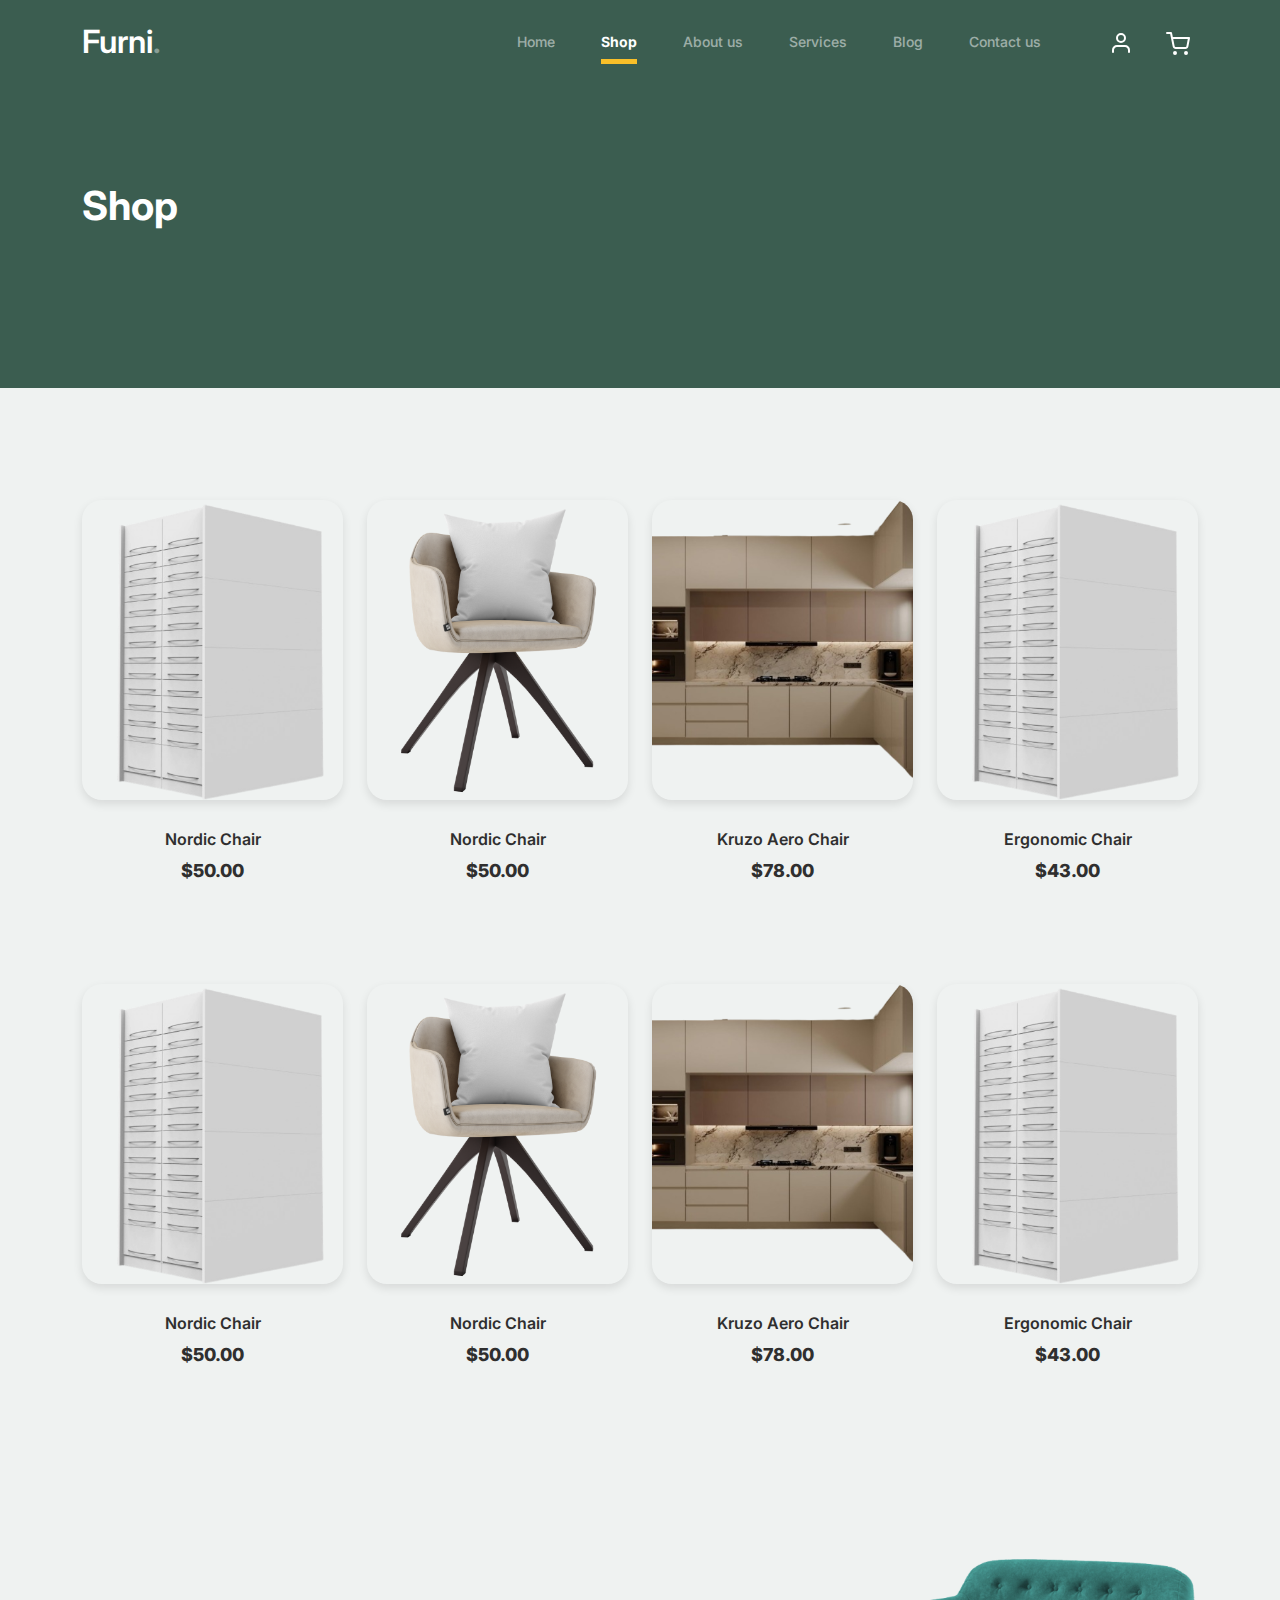
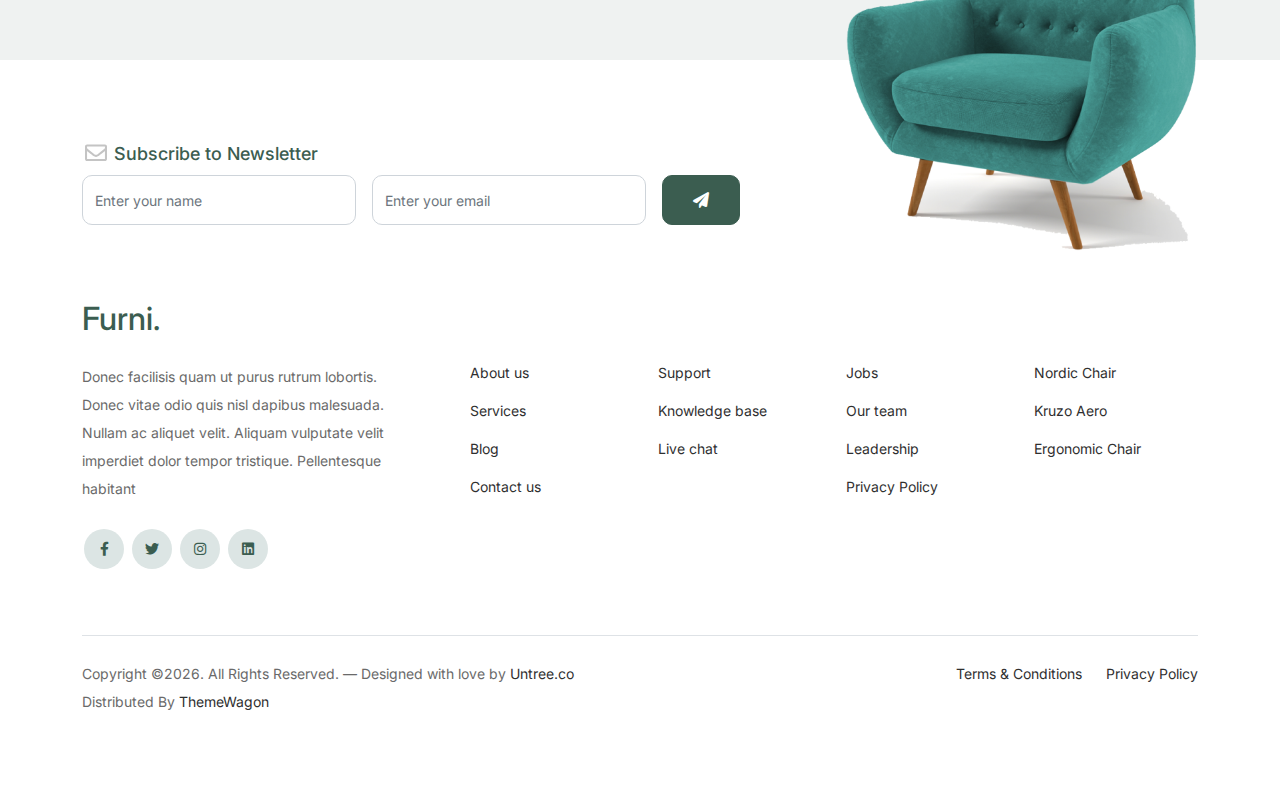
<file: shop.html>
<!-- /*
* Bootstrap 5
* Template Name: Furni
* Template Author: Untree.co
* Template URI: https://untree.co/
* License: https://creativecommons.org/licenses/by/3.0/
*/ -->
<!doctype html>
<html lang="en">
<head>
  <meta charset="utf-8">
  <meta name="viewport" content="width=device-width, initial-scale=1, shrink-to-fit=no">
  <meta name="author" content="Untree.co">
  <link rel="shortcut icon" href="favicon.png">

  <meta name="description" content="" />
  <meta name="keywords" content="bootstrap, bootstrap4" />

		<!-- Bootstrap CSS -->
		<link href="css/bootstrap.min.css" rel="stylesheet">
		<link href="https://cdnjs.cloudflare.com/ajax/libs/font-awesome/6.0.0-beta3/css/all.min.css" rel="stylesheet">
		<link href="css/tiny-slider.css" rel="stylesheet">
		<link href="css/style.css" rel="stylesheet">
		<title>Furni Free Bootstrap 5 Template for Furniture and Interior Design Websites by Untree.co </title>
	</head>

	<body>

		<!-- Start Header/Navigation -->
		<nav class="custom-navbar navbar navbar navbar-expand-md navbar-dark bg-dark" arial-label="Furni navigation bar">

			<div class="container">
				<a class="navbar-brand" href="index.html">Furni<span>.</span></a>

				<button class="navbar-toggler" type="button" data-bs-toggle="collapse" data-bs-target="#navbarsFurni" aria-controls="navbarsFurni" aria-expanded="false" aria-label="Toggle navigation">
					<span class="navbar-toggler-icon"></span>
				</button>

				<div class="collapse navbar-collapse" id="navbarsFurni">
					<ul class="custom-navbar-nav navbar-nav ms-auto mb-2 mb-md-0">
						<li class="nav-item ">
							<a class="nav-link" href="index.html">Home</a>
						</li>
						<li class="active"><a class="nav-link" href="shop.html">Shop</a></li>
						<li><a class="nav-link" href="about.html">About us</a></li>
						<li><a class="nav-link" href="services.html">Services</a></li>
						<li><a class="nav-link" href="blog.html">Blog</a></li>
						<li><a class="nav-link" href="contact.html">Contact us</a></li>
					</ul>

					<ul class="custom-navbar-cta navbar-nav mb-2 mb-md-0 ms-5">
						<li><a class="nav-link" href="#"><img src="images/user.svg"></a></li>
						<li><a class="nav-link" href="cart.html"><img src="images/cart.svg"></a></li>
					</ul>
				</div>
			</div>
				
		</nav>
		<!-- End Header/Navigation -->

		<!-- Start Hero Section -->
			<div class="hero">
				<div class="container">
					<div class="row justify-content-between">
						<div class="col-lg-5">
							<div class="intro-excerpt">
								<h1>Shop</h1>
							</div>
						</div>
						<div class="col-lg-7">
							
						</div>
					</div>
				</div>
			</div>
		<!-- End Hero Section -->

		

		<div class="untree_co-section product-section before-footer-section">
		    <div class="container">
		      	<div class="row">

		      		<!-- Start Column 1 -->
					<div class="col-12 col-md-4 col-lg-3 mb-5">
						<a class="product-item" href="#">
							<img src="images/product-3.png" class="img-fluid product-thumbnail">
							<h3 class="product-title">Nordic Chair</h3>
							<strong class="product-price">$50.00</strong>

							<span class="icon-cross">
								<img src="images/cross.svg" class="img-fluid">
							</span>
						</a>
					</div> 
					<!-- End Column 1 -->
						
					<!-- Start Column 2 -->
					<div class="col-12 col-md-4 col-lg-3 mb-5">
						<a class="product-item" href="#">
							<img src="images/product-1.png" class="img-fluid product-thumbnail">
							<h3 class="product-title">Nordic Chair</h3>
							<strong class="product-price">$50.00</strong>

							<span class="icon-cross">
								<img src="images/cross.svg" class="img-fluid">
							</span>
						</a>
					</div> 
					<!-- End Column 2 -->

					<!-- Start Column 3 -->
					<div class="col-12 col-md-4 col-lg-3 mb-5">
						<a class="product-item" href="#">
							<img src="images/product-2.png" class="img-fluid product-thumbnail">
							<h3 class="product-title">Kruzo Aero Chair</h3>
							<strong class="product-price">$78.00</strong>

							<span class="icon-cross">
								<img src="images/cross.svg" class="img-fluid">
							</span>
						</a>
					</div>
					<!-- End Column 3 -->

					<!-- Start Column 4 -->
					<div class="col-12 col-md-4 col-lg-3 mb-5">
						<a class="product-item" href="#">
							<img src="images/product-3.png" class="img-fluid product-thumbnail">
							<h3 class="product-title">Ergonomic Chair</h3>
							<strong class="product-price">$43.00</strong>

							<span class="icon-cross">
								<img src="images/cross.svg" class="img-fluid">
							</span>
						</a>
					</div>
					<!-- End Column 4 -->


					<!-- Start Column 1 -->
					<div class="col-12 col-md-4 col-lg-3 mb-5">
						<a class="product-item" href="#">
							<img src="images/product-3.png" class="img-fluid product-thumbnail">
							<h3 class="product-title">Nordic Chair</h3>
							<strong class="product-price">$50.00</strong>

							<span class="icon-cross">
								<img src="images/cross.svg" class="img-fluid">
							</span>
						</a>
					</div> 
					<!-- End Column 1 -->
						
					<!-- Start Column 2 -->
					<div class="col-12 col-md-4 col-lg-3 mb-5">
						<a class="product-item" href="#">
							<img src="images/product-1.png" class="img-fluid product-thumbnail">
							<h3 class="product-title">Nordic Chair</h3>
							<strong class="product-price">$50.00</strong>

							<span class="icon-cross">
								<img src="images/cross.svg" class="img-fluid">
							</span>
						</a>
					</div> 
					<!-- End Column 2 -->

					<!-- Start Column 3 -->
					<div class="col-12 col-md-4 col-lg-3 mb-5">
						<a class="product-item" href="#">
							<img src="images/product-2.png" class="img-fluid product-thumbnail">
							<h3 class="product-title">Kruzo Aero Chair</h3>
							<strong class="product-price">$78.00</strong>

							<span class="icon-cross">
								<img src="images/cross.svg" class="img-fluid">
							</span>
						</a>
					</div>
					<!-- End Column 3 -->

					<!-- Start Column 4 -->
					<div class="col-12 col-md-4 col-lg-3 mb-5">
						<a class="product-item" href="#">
							<img src="images/product-3.png" class="img-fluid product-thumbnail">
							<h3 class="product-title">Ergonomic Chair</h3>
							<strong class="product-price">$43.00</strong>

							<span class="icon-cross">
								<img src="images/cross.svg" class="img-fluid">
							</span>
						</a>
					</div>
					<!-- End Column 4 -->

		      	</div>
		    </div>
		</div>


		<!-- Start Footer Section -->
		<footer class="footer-section">
			<div class="container relative">

				<div class="sofa-img">
					<img src="images/sofa.png" alt="Image" class="img-fluid">
				</div>

				<div class="row">
					<div class="col-lg-8">
						<div class="subscription-form">
							<h3 class="d-flex align-items-center"><span class="me-1"><img src="images/envelope-outline.svg" alt="Image" class="img-fluid"></span><span>Subscribe to Newsletter</span></h3>

							<form action="#" class="row g-3">
								<div class="col-auto">
									<input type="text" class="form-control" placeholder="Enter your name">
								</div>
								<div class="col-auto">
									<input type="email" class="form-control" placeholder="Enter your email">
								</div>
								<div class="col-auto">
									<button class="btn btn-primary">
										<span class="fa fa-paper-plane"></span>
									</button>
								</div>
							</form>

						</div>
					</div>
				</div>

				<div class="row g-5 mb-5">
					<div class="col-lg-4">
						<div class="mb-4 footer-logo-wrap"><a href="#" class="footer-logo">Furni<span>.</span></a></div>
						<p class="mb-4">Donec facilisis quam ut purus rutrum lobortis. Donec vitae odio quis nisl dapibus malesuada. Nullam ac aliquet velit. Aliquam vulputate velit imperdiet dolor tempor tristique. Pellentesque habitant</p>

						<ul class="list-unstyled custom-social">
							<li><a href="#"><span class="fa fa-brands fa-facebook-f"></span></a></li>
							<li><a href="#"><span class="fa fa-brands fa-twitter"></span></a></li>
							<li><a href="#"><span class="fa fa-brands fa-instagram"></span></a></li>
							<li><a href="#"><span class="fa fa-brands fa-linkedin"></span></a></li>
						</ul>
					</div>

					<div class="col-lg-8">
						<div class="row links-wrap">
							<div class="col-6 col-sm-6 col-md-3">
								<ul class="list-unstyled">
									<li><a href="#">About us</a></li>
									<li><a href="#">Services</a></li>
									<li><a href="#">Blog</a></li>
									<li><a href="#">Contact us</a></li>
								</ul>
							</div>

							<div class="col-6 col-sm-6 col-md-3">
								<ul class="list-unstyled">
									<li><a href="#">Support</a></li>
									<li><a href="#">Knowledge base</a></li>
									<li><a href="#">Live chat</a></li>
								</ul>
							</div>

							<div class="col-6 col-sm-6 col-md-3">
								<ul class="list-unstyled">
									<li><a href="#">Jobs</a></li>
									<li><a href="#">Our team</a></li>
									<li><a href="#">Leadership</a></li>
									<li><a href="#">Privacy Policy</a></li>
								</ul>
							</div>

							<div class="col-6 col-sm-6 col-md-3">
								<ul class="list-unstyled">
									<li><a href="#">Nordic Chair</a></li>
									<li><a href="#">Kruzo Aero</a></li>
									<li><a href="#">Ergonomic Chair</a></li>
								</ul>
							</div>
						</div>
					</div>

				</div>

				<div class="border-top copyright">
					<div class="row pt-4">
						<div class="col-lg-6">
							<p class="mb-2 text-center text-lg-start">Copyright &copy;<script>document.write(new Date().getFullYear());</script>. All Rights Reserved. &mdash; Designed with love by <a href="https://untree.co">Untree.co</a>  Distributed By <a href="https://themewagon.com">ThemeWagon</a> <!-- License information: https://untree.co/license/ -->
            </p>
						</div>

						<div class="col-lg-6 text-center text-lg-end">
							<ul class="list-unstyled d-inline-flex ms-auto">
								<li class="me-4"><a href="#">Terms &amp; Conditions</a></li>
								<li><a href="#">Privacy Policy</a></li>
							</ul>
						</div>

					</div>
				</div>

			</div>
		</footer>
		<!-- End Footer Section -->	


		<script src="js/bootstrap.bundle.min.js"></script>
		<script src="js/tiny-slider.js"></script>
		<script src="js/custom.js"></script>
	</body>

</html>
</file>
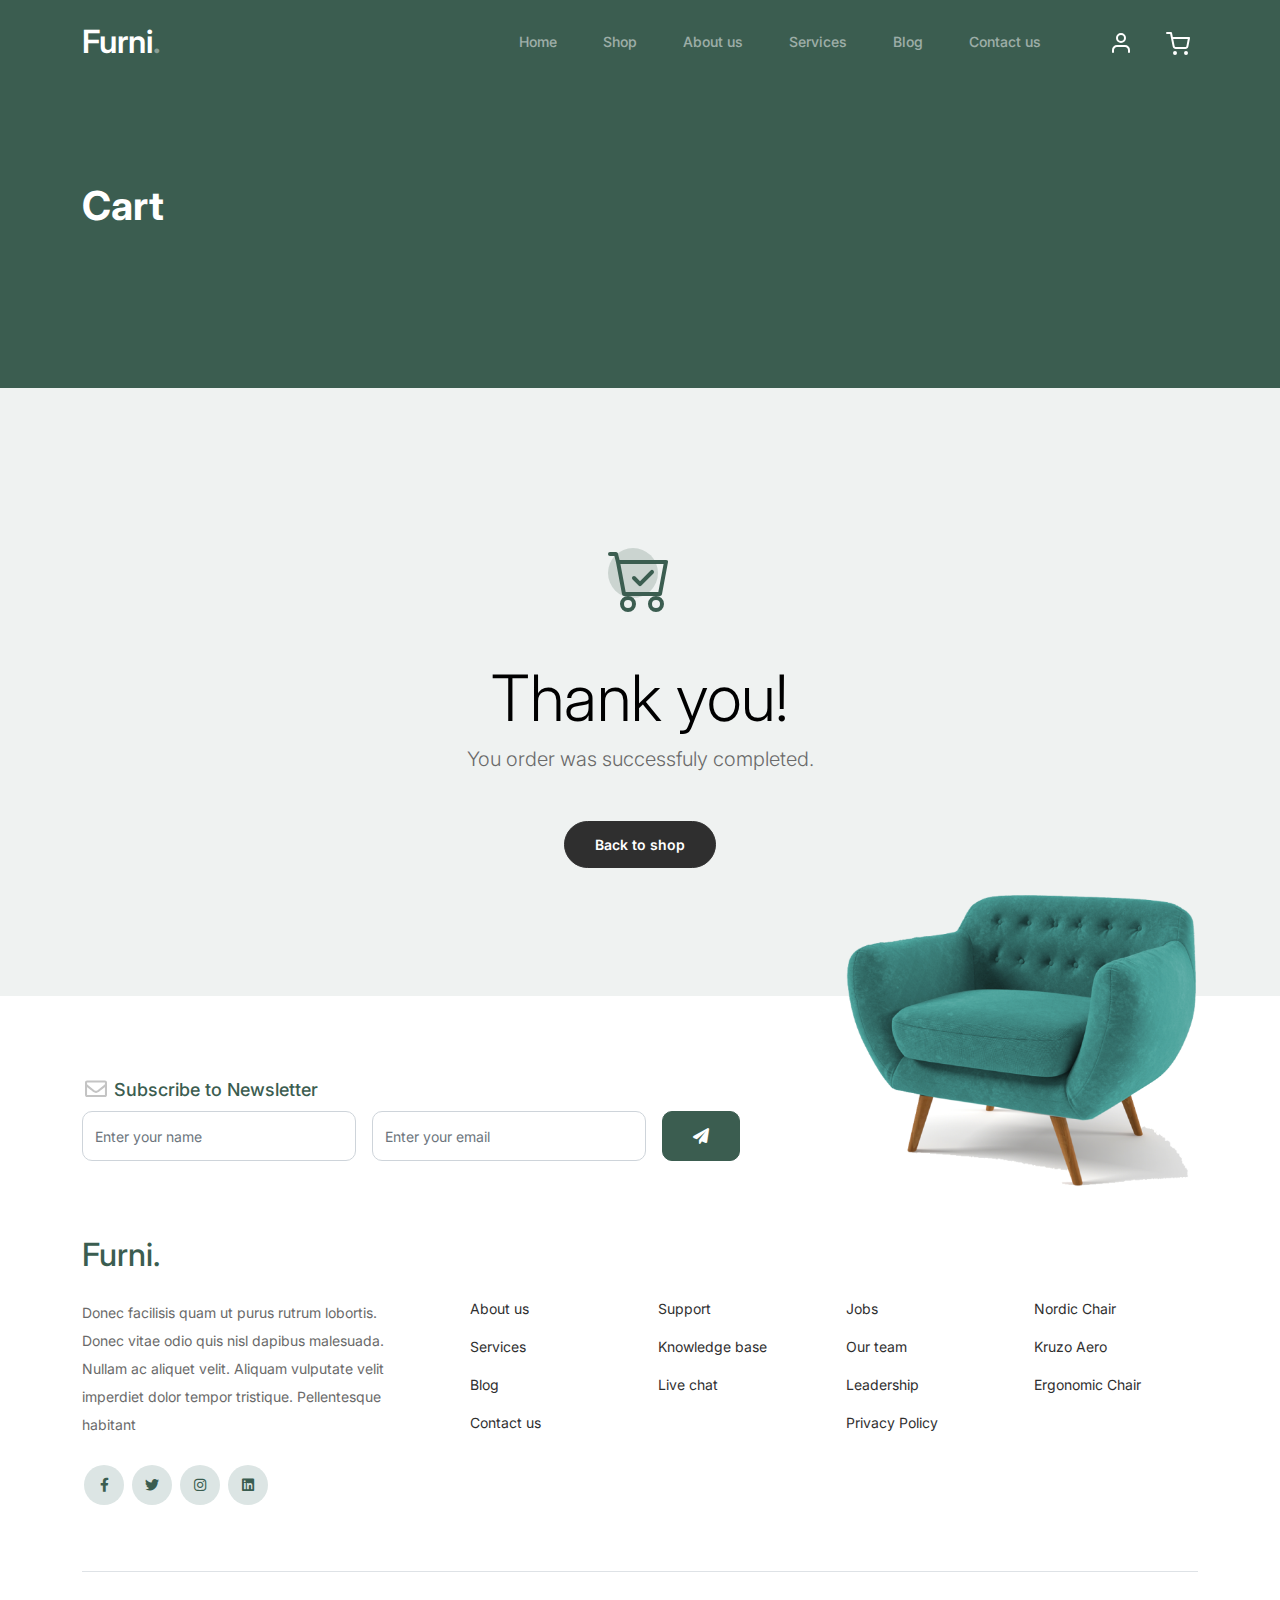
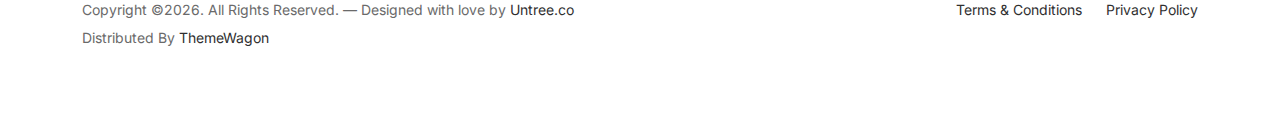
<file: thankyou.html>
<!-- /*
* Bootstrap 5
* Template Name: Furni
* Template Author: Untree.co
* Template URI: https://untree.co/
* License: https://creativecommons.org/licenses/by/3.0/
*/ -->
<!doctype html>
<html lang="en">
<head>
  <meta charset="utf-8">
  <meta name="viewport" content="width=device-width, initial-scale=1, shrink-to-fit=no">
  <meta name="author" content="Untree.co">
  <link rel="shortcut icon" href="favicon.png">

  <meta name="description" content="" />
  <meta name="keywords" content="bootstrap, bootstrap4" />

		<!-- Bootstrap CSS -->
		<link href="css/bootstrap.min.css" rel="stylesheet">
		<link href="https://cdnjs.cloudflare.com/ajax/libs/font-awesome/6.0.0-beta3/css/all.min.css" rel="stylesheet">
		<link href="css/tiny-slider.css" rel="stylesheet">
		<link href="css/style.css" rel="stylesheet">
		<title>Furni Free Bootstrap 5 Template for Furniture and Interior Design Websites by Untree.co </title>
	</head>

	<body>

		<!-- Start Header/Navigation -->
		<nav class="custom-navbar navbar navbar navbar-expand-md navbar-dark bg-dark" arial-label="Furni navigation bar">

			<div class="container">
				<a class="navbar-brand" href="index.html">Furni<span>.</span></a>

				<button class="navbar-toggler" type="button" data-bs-toggle="collapse" data-bs-target="#navbarsFurni" aria-controls="navbarsFurni" aria-expanded="false" aria-label="Toggle navigation">
					<span class="navbar-toggler-icon"></span>
				</button>

				<div class="collapse navbar-collapse" id="navbarsFurni">
					<ul class="custom-navbar-nav navbar-nav ms-auto mb-2 mb-md-0">
						<li class="nav-item ">
							<a class="nav-link" href="index.html">Home</a>
						</li>
						<li><a class="nav-link" href="shop.html">Shop</a></li>
						<li><a class="nav-link" href="about.html">About us</a></li>
						<li><a class="nav-link" href="services.html">Services</a></li>
						<li><a class="nav-link" href="blog.html">Blog</a></li>
						<li><a class="nav-link" href="contact.html">Contact us</a></li>
					</ul>

					<ul class="custom-navbar-cta navbar-nav mb-2 mb-md-0 ms-5">
						<li><a class="nav-link" href="#"><img src="images/user.svg"></a></li>
						<li><a class="nav-link" href="cart.html"><img src="images/cart.svg"></a></li>
					</ul>
				</div>
			</div>
				
		</nav>
		<!-- End Header/Navigation -->

		<!-- Start Hero Section -->
			<div class="hero">
				<div class="container">
					<div class="row justify-content-between">
						<div class="col-lg-5">
							<div class="intro-excerpt">
								<h1>Cart</h1>
							</div>
						</div>
						<div class="col-lg-7">
							
						</div>
					</div>
				</div>
			</div>
		<!-- End Hero Section -->

		

		<div class="untree_co-section">
    <div class="container">
      <div class="row">
        <div class="col-md-12 text-center pt-5">
          <span class="display-3 thankyou-icon text-primary">
            <svg width="1em" height="1em" viewBox="0 0 16 16" class="bi bi-cart-check mb-5" fill="currentColor" xmlns="http://www.w3.org/2000/svg">
              <path fill-rule="evenodd" d="M11.354 5.646a.5.5 0 0 1 0 .708l-3 3a.5.5 0 0 1-.708 0l-1.5-1.5a.5.5 0 1 1 .708-.708L8 8.293l2.646-2.647a.5.5 0 0 1 .708 0z"/>
              <path fill-rule="evenodd" d="M0 1.5A.5.5 0 0 1 .5 1H2a.5.5 0 0 1 .485.379L2.89 3H14.5a.5.5 0 0 1 .491.592l-1.5 8A.5.5 0 0 1 13 12H4a.5.5 0 0 1-.491-.408L2.01 3.607 1.61 2H.5a.5.5 0 0 1-.5-.5zM3.102 4l1.313 7h8.17l1.313-7H3.102zM5 12a2 2 0 1 0 0 4 2 2 0 0 0 0-4zm7 0a2 2 0 1 0 0 4 2 2 0 0 0 0-4zm-7 1a1 1 0 1 0 0 2 1 1 0 0 0 0-2zm7 0a1 1 0 1 0 0 2 1 1 0 0 0 0-2z"/>
            </svg>
          </span>
          <h2 class="display-3 text-black">Thank you!</h2>
          <p class="lead mb-5">You order was successfuly completed.</p>
          <p><a href="shop.html" class="btn btn-sm btn-outline-black">Back to shop</a></p>
        </div>
      </div>
    </div>
  </div>

		<!-- Start Footer Section -->
		<footer class="footer-section">
			<div class="container relative">

				<div class="sofa-img">
					<img src="images/sofa.png" alt="Image" class="img-fluid">
				</div>

				<div class="row">
					<div class="col-lg-8">
						<div class="subscription-form">
							<h3 class="d-flex align-items-center"><span class="me-1"><img src="images/envelope-outline.svg" alt="Image" class="img-fluid"></span><span>Subscribe to Newsletter</span></h3>

							<form action="#" class="row g-3">
								<div class="col-auto">
									<input type="text" class="form-control" placeholder="Enter your name">
								</div>
								<div class="col-auto">
									<input type="email" class="form-control" placeholder="Enter your email">
								</div>
								<div class="col-auto">
									<button class="btn btn-primary">
										<span class="fa fa-paper-plane"></span>
									</button>
								</div>
							</form>

						</div>
					</div>
				</div>

				<div class="row g-5 mb-5">
					<div class="col-lg-4">
						<div class="mb-4 footer-logo-wrap"><a href="#" class="footer-logo">Furni<span>.</span></a></div>
						<p class="mb-4">Donec facilisis quam ut purus rutrum lobortis. Donec vitae odio quis nisl dapibus malesuada. Nullam ac aliquet velit. Aliquam vulputate velit imperdiet dolor tempor tristique. Pellentesque habitant</p>

						<ul class="list-unstyled custom-social">
							<li><a href="#"><span class="fa fa-brands fa-facebook-f"></span></a></li>
							<li><a href="#"><span class="fa fa-brands fa-twitter"></span></a></li>
							<li><a href="#"><span class="fa fa-brands fa-instagram"></span></a></li>
							<li><a href="#"><span class="fa fa-brands fa-linkedin"></span></a></li>
						</ul>
					</div>

					<div class="col-lg-8">
						<div class="row links-wrap">
							<div class="col-6 col-sm-6 col-md-3">
								<ul class="list-unstyled">
									<li><a href="#">About us</a></li>
									<li><a href="#">Services</a></li>
									<li><a href="#">Blog</a></li>
									<li><a href="#">Contact us</a></li>
								</ul>
							</div>

							<div class="col-6 col-sm-6 col-md-3">
								<ul class="list-unstyled">
									<li><a href="#">Support</a></li>
									<li><a href="#">Knowledge base</a></li>
									<li><a href="#">Live chat</a></li>
								</ul>
							</div>

							<div class="col-6 col-sm-6 col-md-3">
								<ul class="list-unstyled">
									<li><a href="#">Jobs</a></li>
									<li><a href="#">Our team</a></li>
									<li><a href="#">Leadership</a></li>
									<li><a href="#">Privacy Policy</a></li>
								</ul>
							</div>

							<div class="col-6 col-sm-6 col-md-3">
								<ul class="list-unstyled">
									<li><a href="#">Nordic Chair</a></li>
									<li><a href="#">Kruzo Aero</a></li>
									<li><a href="#">Ergonomic Chair</a></li>
								</ul>
							</div>
						</div>
					</div>

				</div>

				<div class="border-top copyright">
					<div class="row pt-4">
						<div class="col-lg-6">
							<p class="mb-2 text-center text-lg-start">Copyright &copy;<script>document.write(new Date().getFullYear());</script>. All Rights Reserved. &mdash; Designed with love by <a href="https://untree.co">Untree.co</a> Distributed By <a href="https://themewagon.com">ThemeWagon</a> <!-- License information: https://untree.co/license/ -->
            </p>
						</div>

						<div class="col-lg-6 text-center text-lg-end">
							<ul class="list-unstyled d-inline-flex ms-auto">
								<li class="me-4"><a href="#">Terms &amp; Conditions</a></li>
								<li><a href="#">Privacy Policy</a></li>
							</ul>
						</div>

					</div>
				</div>

			</div>
		</footer>
		<!-- End Footer Section -->	


		<script src="js/bootstrap.bundle.min.js"></script>
		<script src="js/tiny-slider.js"></script>
		<script src="js/custom.js"></script>
	</body>

</html>
</file>
<file: css/tiny-slider.css>
.tns-outer{padding:0 !important}.tns-outer [hidden]{display:none !important}.tns-outer [aria-controls],.tns-outer [data-action]{cursor:pointer}.tns-slider{-webkit-transition:all 0s;-moz-transition:all 0s;transition:all 0s}.tns-slider>.tns-item{-webkit-box-sizing:border-box;-moz-box-sizing:border-box;box-sizing:border-box}.tns-horizontal.tns-subpixel{white-space:nowrap}.tns-horizontal.tns-subpixel>.tns-item{display:inline-block;vertical-align:top;white-space:normal}.tns-horizontal.tns-no-subpixel:after{content:'';display:table;clear:both}.tns-horizontal.tns-no-subpixel>.tns-item{float:left}.tns-horizontal.tns-carousel.tns-no-subpixel>.tns-item{margin-right:-100%}.tns-no-calc{position:relative;left:0}.tns-gallery{position:relative;left:0;min-height:1px}.tns-gallery>.tns-item{position:absolute;left:-100%;-webkit-transition:transform 0s, opacity 0s;-moz-transition:transform 0s, opacity 0s;transition:transform 0s, opacity 0s}.tns-gallery>.tns-slide-active{position:relative;left:auto !important}.tns-gallery>.tns-moving{-webkit-transition:all 0.25s;-moz-transition:all 0.25s;transition:all 0.25s}.tns-autowidth{display:inline-block}.tns-lazy-img{-webkit-transition:opacity 0.6s;-moz-transition:opacity 0.6s;transition:opacity 0.6s;opacity:0.6}.tns-lazy-img.tns-complete{opacity:1}.tns-ah{-webkit-transition:height 0s;-moz-transition:height 0s;transition:height 0s}.tns-ovh{overflow:hidden}.tns-visually-hidden{position:absolute;left:-10000em}.tns-transparent{opacity:0;visibility:hidden}.tns-fadeIn{opacity:1;filter:alpha(opacity=100);z-index:0}.tns-normal,.tns-fadeOut{opacity:0;filter:alpha(opacity=0);z-index:-1}.tns-vpfix{white-space:nowrap}.tns-vpfix>div,.tns-vpfix>li{display:inline-block}.tns-t-subp2{margin:0 auto;width:310px;position:relative;height:10px;overflow:hidden}.tns-t-ct{width:2333.3333333%;width:-webkit-calc(100% * 70 / 3);width:-moz-calc(100% * 70 / 3);width:calc(100% * 70 / 3);position:absolute;right:0}.tns-t-ct:after{content:'';display:table;clear:both}.tns-t-ct>div{width:1.4285714%;width:-webkit-calc(100% / 70);width:-moz-calc(100% / 70);width:calc(100% / 70);height:10px;float:left}

/*# sourceMappingURL=sourcemaps/tiny-slider.css.map */
</file>
<file: css/style.css>
/*
* Template Name: UntreeStore
* Template Author: Untree.icono
* Author URI: https://untree.co/
* License: https://creativecommons.org/licenses/by/3.0/
*/
@import url("https://fonts.googleapis.com/css2?family=Inter:wght@400;500;600;700;800&display=swap");
body {
  overflow-x: hidden;
  position: relative; }

body {
  font-family: "Inter", sans-serif;
  font-weight: 400;
  line-height: 28px;
  color: #6a6a6a;
  font-size: 14px;
  background-color: #eff2f1; }

a {
  text-decoration: none;
  -webkit-transition: .3s all ease;
  -o-transition: .3s all ease;
  transition: .3s all ease;
  color: #2f2f2f;
  text-decoration: underline; }
  a:hover {
    color: #2f2f2f;
    text-decoration: none; }
  a.more {
    font-weight: 600; }

.custom-navbar {
  background: #3b5d50 !important;
  padding-top: 20px;
  padding-bottom: 20px; }
  .custom-navbar .navbar-brand {
    font-size: 32px;
    font-weight: 600; }
    .custom-navbar .navbar-brand > span {
      opacity: .4; }
  .custom-navbar .navbar-toggler {
    border-color: transparent; }
    .custom-navbar .navbar-toggler:active, .custom-navbar .navbar-toggler:focus {
      -webkit-box-shadow: none;
      box-shadow: none;
      outline: none; }
  @media (min-width: 992px) {
    .custom-navbar .custom-navbar-nav li {
      margin-left: 15px;
      margin-right: 15px; } }
  .custom-navbar .custom-navbar-nav li a {
    font-weight: 500;
    color: #ffffff !important;
    opacity: .5;
    -webkit-transition: .3s all ease;
    -o-transition: .3s all ease;
    transition: .3s all ease;
    position: relative; }
    @media (min-width: 768px) {
      .custom-navbar .custom-navbar-nav li a:before {
        content: "";
        position: absolute;
        bottom: 0;
        left: 8px;
        right: 8px;
        background: #f9bf29;
        height: 5px;
        opacity: 1;
        visibility: visible;
        width: 0;
        -webkit-transition: .15s all ease-out;
        -o-transition: .15s all ease-out;
        transition: .15s all ease-out; } }
    .custom-navbar .custom-navbar-nav li a:hover {
      opacity: 1; }
      .custom-navbar .custom-navbar-nav li a:hover:before {
        width: calc(100% - 16px); }
  .custom-navbar .custom-navbar-nav li.active a {
    opacity: 1; }
    .custom-navbar .custom-navbar-nav li.active a:before {
      width: calc(100% - 16px); }
  .custom-navbar .custom-navbar-cta {
    margin-left: 0 !important;
    -webkit-box-orient: horizontal;
    -webkit-box-direction: normal;
    -ms-flex-direction: row;
    flex-direction: row; }
    @media (min-width: 768px) {
      .custom-navbar .custom-navbar-cta {
        margin-left: 40px !important; } }
    .custom-navbar .custom-navbar-cta li {
      margin-left: 0px;
      margin-right: 0px; }
      .custom-navbar .custom-navbar-cta li:first-child {
        margin-right: 20px; }

.hero {
  background: #3b5d50;
  padding: calc(4rem - 30px) 0 0rem 0; }
  @media (min-width: 768px) {
    .hero {
      padding: calc(4rem - 30px) 0 4rem 0; } }
  @media (min-width: 992px) {
    .hero {
      padding: calc(8rem - 30px) 0 8rem 0; } }
  .hero .intro-excerpt {
    position: relative;
    z-index: 4; }
    @media (min-width: 992px) {
      .hero .intro-excerpt {
        max-width: 450px; } }
  .hero h1 {
    font-weight: 700;
    color: #ffffff;
    margin-bottom: 30px; }
    @media (min-width: 1400px) {
      .hero h1 {
        font-size: 54px; } }
  .hero p {
    color: rgba(255, 255, 255, 0.5);
    margin-botom: 30px; }
  .hero .hero-img-wrap {
    position: relative;
    margin-left: 100px;
   }
    .hero .hero-img-wrap img {
      position: relative;
      top: 0px;
      right: 0px;
      z-index: 2;
      max-width: 780px;
      left: -20px; }
      @media (min-width: 768px) {
        .hero .hero-img-wrap img {
          right: 0px;
          left: -100px; } }
      @media (min-width: 992px) {
        .hero .hero-img-wrap img {
          left: 0px;
          top: -80px;
          position: absolute;
          right: -50px; } }
      @media (min-width: 1200px) {
        .hero .hero-img-wrap img {
          left: 0px;
          top: -80px;
          right: -100px; } }
    .hero .hero-img-wrap:after {
      content: "";
      position: absolute;
      width: 255px;
      height: 217px;
      background-image: url("../images/dots-light.svg");
      background-size: contain;
      background-repeat: no-repeat;
      right: -100px;
      top: -0px; }
      @media (min-width: 1200px) {
        .hero .hero-img-wrap:after {
          top: -40px; } }

.btn {
  font-weight: 600;
  padding: 12px 30px;
  border-radius: 30px;
  color: #ffffff;
  background: #2f2f2f;
  border-color: #2f2f2f; }
  .btn:hover {
    color: #ffffff;
    background: #222222;
    border-color: #222222; }
  .btn:active, .btn:focus {
    outline: none !important;
    -webkit-box-shadow: none;
    box-shadow: none; }
  .btn.btn-primary {
    background: #3b5d50;
    border-color: #3b5d50; }
    .btn.btn-primary:hover {
      background: #314d43;
      border-color: #314d43; }
  .btn.btn-secondary {
    color: #2f2f2f;
    background: #f9bf29;
    border-color: #f9bf29; }
    .btn.btn-secondary:hover {
      background: #f8b810;
      border-color: #f8b810; }
  .btn.btn-white-outline {
    background: transparent;
    border-width: 2px;
    border-color: rgba(255, 255, 255, 0.3); }
    .btn.btn-white-outline:hover {
      border-color: white;
      color: #ffffff; }

.section-title {
  color: #2f2f2f; }

.product-section {
  padding: 7rem 0; }
  .product-section .product-item {
    text-align: center;
    text-decoration: none;
    display: block;
    position: relative;
    padding-bottom: 50px;
    cursor: pointer; }
    .product-section .product-item .product-thumbnail {
      margin-bottom: 30px;
      position: relative;
      top: 0;
      -webkit-transition: .3s all ease;
      -o-transition: .3s all ease;
      transition: .3s all ease; }
    .product-section .product-item h3 {
      font-weight: 600;
      font-size: 16px; }
    .product-section .product-item strong {
      font-weight: 800 !important;
      font-size: 18px !important; }
    .product-section .product-item h3, .product-section .product-item strong {
      color: #2f2f2f;
      text-decoration: none; }
    .product-section .product-item .icon-cross {
      position: absolute;
      width: 35px;
      height: 35px;
      display: inline-block;
      background: #2f2f2f;
      bottom: 15px;
      left: 50%;
      -webkit-transform: translateX(-50%);
      -ms-transform: translateX(-50%);
      transform: translateX(-50%);
      margin-bottom: -17.5px;
      border-radius: 50%;
      opacity: 0;
      visibility: hidden;
      -webkit-transition: .3s all ease;
      -o-transition: .3s all ease;
      transition: .3s all ease; }
      .product-section .product-item .icon-cross img {
        position: absolute;
        left: 50%;
        top: 50%;
        -webkit-transform: translate(-50%, -50%);
        -ms-transform: translate(-50%, -50%);
        transform: translate(-50%, -50%); }
    .product-section .product-item:before {
      bottom: 0;
      left: 0;
      right: 0;
      position: absolute;
      content: "";
      background: #dce5e4;
      height: 0%;
      z-index: -1;
      border-radius: 10px;
      -webkit-transition: .3s all ease;
      -o-transition: .3s all ease;
      transition: .3s all ease; }
    .product-section .product-item:hover .product-thumbnail {
      top: -25px; }
    .product-section .product-item:hover .icon-cross {
      bottom: 0;
      opacity: 1;
      visibility: visible; }
    .product-section .product-item:hover:before {
      height: 70%; }

.why-choose-section {
  padding: 7rem 0; }
  .why-choose-section .img-wrap {
    position: relative; }
    .why-choose-section .img-wrap:before {
      position: absolute;
      content: "";
      width: 255px;
      height: 217px;
      background-image: url("../images/dots-yellow.svg");
      background-repeat: no-repeat;
      background-size: contain;
      -webkit-transform: translate(-40%, -40%);
      -ms-transform: translate(-40%, -40%);
      transform: translate(-40%, -40%);
      z-index: -1; }
    .why-choose-section .img-wrap img {
      border-radius: 20px; }

.feature {
  margin-bottom: 30px; }
  .feature .icon {
    display: inline-block;
    position: relative;
    margin-bottom: 20px; }
    .feature .icon:before {
      content: "";
      width: 33px;
      height: 33px;
      position: absolute;
      background: rgba(59, 93, 80, 0.2);
      border-radius: 50%;
      right: -8px;
      bottom: 0; }
  .feature h3 {
    font-size: 14px;
    color: #2f2f2f; }
  .feature p {
    font-size: 14px;
    line-height: 22px;
    color: #6a6a6a; }

.we-help-section {
  padding: 7rem 0; }
  .we-help-section .imgs-grid {
    display: -ms-grid;
    display: grid;
    -ms-grid-columns: (1fr)[27];
    grid-template-columns: repeat(27, 1fr);
    position: relative; }
    .we-help-section .imgs-grid:before {
      position: absolute;
      content: "";
      width: 255px;
      height: 217px;
      background-image: url("../images/dots-green.svg");
      background-size: contain;
      background-repeat: no-repeat;
      -webkit-transform: translate(-40%, -40%);
      -ms-transform: translate(-40%, -40%);
      transform: translate(-40%, -40%);
      z-index: -1; }
    .we-help-section .imgs-grid .grid {
      position: relative; }
      .we-help-section .imgs-grid .grid img {
        border-radius: 20px;
        max-width: 100%; }
      .we-help-section .imgs-grid .grid.grid-1 {
        -ms-grid-column: 1;
        -ms-grid-column-span: 18;
        grid-column: 1 / span 18;
        -ms-grid-row: 1;
        -ms-grid-row-span: 27;
        grid-row: 1 / span 27; }
      .we-help-section .imgs-grid .grid.grid-2 {
        -ms-grid-column: 19;
        -ms-grid-column-span: 27;
        grid-column: 19 / span 27;
        -ms-grid-row: 1;
        -ms-grid-row-span: 5;
        grid-row: 1 / span 5;
        padding-left: 20px; }
      .we-help-section .imgs-grid .grid.grid-3 {
        -ms-grid-column: 14;
        -ms-grid-column-span: 16;
        grid-column: 14 / span 16;
        -ms-grid-row: 6;
        -ms-grid-row-span: 27;
        grid-row: 6 / span 27;
        padding-top: 20px; }

.custom-list {
  width: 100%; }
  .custom-list li {
    display: inline-block;
    width: calc(50% - 20px);
    margin-bottom: 12px;
    line-height: 1.5;
    position: relative;
    padding-left: 20px; }
    .custom-list li:before {
      content: "";
      width: 8px;
      height: 8px;
      border-radius: 50%;
      border: 2px solid #3b5d50;
      position: absolute;
      left: 0;
      top: 8px; }

.popular-product {
  padding: 0 0 7rem 0; }
  .popular-product .product-item-sm h3 {
    font-size: 14px;
    font-weight: 700;
    color: #2f2f2f; }
  .popular-product .product-item-sm a {
    text-decoration: none;
    color: #2f2f2f;
    -webkit-transition: .3s all ease;
    -o-transition: .3s all ease;
    transition: .3s all ease; }
    .popular-product .product-item-sm a:hover {
      color: rgba(47, 47, 47, 0.5); }
  .popular-product .product-item-sm p {
    line-height: 1.4;
    margin-bottom: 10px;
    font-size: 14px; }
  .popular-product .product-item-sm .thumbnail {
    margin-right: 10px;
    -webkit-box-flex: 0;
    -ms-flex: 0 0 120px;
    flex: 0 0 120px;
    position: relative; }
    .popular-product .product-item-sm .thumbnail:before {
      content: "";
      position: absolute;
      border-radius: 20px;
      background: #dce5e4;
      width: 98px;
      height: 98px;
      top: 50%;
      left: 50%;
      -webkit-transform: translate(-50%, -50%);
      -ms-transform: translate(-50%, -50%);
      transform: translate(-50%, -50%);
      z-index: -1; }

.testimonial-section {
  padding: 3rem 0 7rem 0; }

.testimonial-slider-wrap {
  position: relative; }
  .testimonial-slider-wrap .tns-inner {
    padding-top: 30px; }
  .testimonial-slider-wrap .item .testimonial-block blockquote {
    font-size: 16px; }
    @media (min-width: 768px) {
      .testimonial-slider-wrap .item .testimonial-block blockquote {
        line-height: 32px;
        font-size: 18px; } }
  .testimonial-slider-wrap .item .testimonial-block .author-info .author-pic {
    margin-bottom: 20px; }
    .testimonial-slider-wrap .item .testimonial-block .author-info .author-pic img {
      max-width: 80px;
      border-radius: 50%; }
  .testimonial-slider-wrap .item .testimonial-block .author-info h3 {
    font-size: 14px;
    font-weight: 700;
    color: #2f2f2f;
    margin-bottom: 0; }
  .testimonial-slider-wrap #testimonial-nav {
    position: absolute;
    top: 50%;
    z-index: 99;
    width: 100%;
    display: none; }
    @media (min-width: 768px) {
      .testimonial-slider-wrap #testimonial-nav {
        display: block; } }
    .testimonial-slider-wrap #testimonial-nav > span {
      cursor: pointer;
      position: absolute;
      width: 58px;
      height: 58px;
      line-height: 58px;
      border-radius: 50%;
      background: rgba(59, 93, 80, 0.1);
      color: #2f2f2f;
      -webkit-transition: .3s all ease;
      -o-transition: .3s all ease;
      transition: .3s all ease; }
      .testimonial-slider-wrap #testimonial-nav > span:hover {
        background: #3b5d50;
        color: #ffffff; }
    .testimonial-slider-wrap #testimonial-nav .prev {
      left: -10px; }
    .testimonial-slider-wrap #testimonial-nav .next {
      right: 0; }
  .testimonial-slider-wrap .tns-nav {
    position: absolute;
    bottom: -50px;
    left: 50%;
    -webkit-transform: translateX(-50%);
    -ms-transform: translateX(-50%);
    transform: translateX(-50%); }
    .testimonial-slider-wrap .tns-nav button {
      background: none;
      border: none;
      display: inline-block;
      position: relative;
      width: 0 !important;
      height: 7px !important;
      margin: 2px; }
      .testimonial-slider-wrap .tns-nav button:active, .testimonial-slider-wrap .tns-nav button:focus, .testimonial-slider-wrap .tns-nav button:hover {
        outline: none;
        -webkit-box-shadow: none;
        box-shadow: none;
        background: none; }
      .testimonial-slider-wrap .tns-nav button:before {
        display: block;
        width: 7px;
        height: 7px;
        left: 0;
        top: 0;
        position: absolute;
        content: "";
        border-radius: 50%;
        -webkit-transition: .3s all ease;
        -o-transition: .3s all ease;
        transition: .3s all ease;
        background-color: #d6d6d6; }
      .testimonial-slider-wrap .tns-nav button:hover:before, .testimonial-slider-wrap .tns-nav button.tns-nav-active:before {
        background-color: #3b5d50; }

.before-footer-section {
  padding: 7rem 0 12rem 0 !important; }

.blog-section {
  padding: 7rem 0 12rem 0; }
  .blog-section .post-entry a {
    text-decoration: none; }
  .blog-section .post-entry .post-thumbnail {
    display: block;
    margin-bottom: 20px; }
    .blog-section .post-entry .post-thumbnail img {
      border-radius: 20px;
      -webkit-transition: .3s all ease;
      -o-transition: .3s all ease;
      transition: .3s all ease; }
  .blog-section .post-entry .post-content-entry {
    padding-left: 15px;
    padding-right: 15px; }
    .blog-section .post-entry .post-content-entry h3 {
      font-size: 16px;
      margin-bottom: 0;
      font-weight: 600;
      margin-bottom: 7px; }
    .blog-section .post-entry .post-content-entry .meta {
      font-size: 14px; }
      .blog-section .post-entry .post-content-entry .meta a {
        font-weight: 600; }
  .blog-section .post-entry:hover .post-thumbnail img, .blog-section .post-entry:focus .post-thumbnail img {
    opacity: .7; }

.footer-section {
  padding: 80px 0;
  background: #ffffff; }
  .footer-section .relative {
    position: relative; }
  .footer-section a {
    text-decoration: none;
    color: #2f2f2f;
    -webkit-transition: .3s all ease;
    -o-transition: .3s all ease;
    transition: .3s all ease; }
    .footer-section a:hover {
      color: rgba(47, 47, 47, 0.5); }
  .footer-section .subscription-form {
    margin-bottom: 40px;
    position: relative;
    z-index: 2;
    margin-top: 100px; }
    @media (min-width: 992px) {
      .footer-section .subscription-form {
        margin-top: 0px;
        margin-bottom: 80px; } }
    .footer-section .subscription-form h3 {
      font-size: 18px;
      font-weight: 500;
      color: #3b5d50; }
    .footer-section .subscription-form .form-control {
      height: 50px;
      border-radius: 10px;
      font-family: "Inter", sans-serif; }
      .footer-section .subscription-form .form-control:active, .footer-section .subscription-form .form-control:focus {
        outline: none;
        -webkit-box-shadow: none;
        box-shadow: none;
        border-color: #3b5d50;
        -webkit-box-shadow: 0 1px 4px 0 rgba(0, 0, 0, 0.2);
        box-shadow: 0 1px 4px 0 rgba(0, 0, 0, 0.2); }
      .footer-section .subscription-form .form-control::-webkit-input-placeholder {
        font-size: 14px; }
      .footer-section .subscription-form .form-control::-moz-placeholder {
        font-size: 14px; }
      .footer-section .subscription-form .form-control:-ms-input-placeholder {
        font-size: 14px; }
      .footer-section .subscription-form .form-control:-moz-placeholder {
        font-size: 14px; }
    .footer-section .subscription-form .btn {
      border-radius: 10px !important; }
  .footer-section .sofa-img {
    position: absolute;
    top: -200px;
    z-index: 1;
    right: 0; }
    .footer-section .sofa-img img {
      max-width: 380px; }
  .footer-section .links-wrap {
    margin-top: 0px; }
    @media (min-width: 992px) {
      .footer-section .links-wrap {
        margin-top: 54px; } }
    .footer-section .links-wrap ul li {
      margin-bottom: 10px; }
  .footer-section .footer-logo-wrap .footer-logo {
    font-size: 32px;
    font-weight: 500;
    text-decoration: none;
    color: #3b5d50; }
  .footer-section .custom-social li {
    margin: 2px;
    display: inline-block; }
    .footer-section .custom-social li a {
      width: 40px;
      height: 40px;
      text-align: center;
      line-height: 40px;
      display: inline-block;
      background: #dce5e4;
      color: #3b5d50;
      border-radius: 50%; }
      .footer-section .custom-social li a:hover {
        background: #3b5d50;
        color: #ffffff; }
  .footer-section .border-top {
    border-color: #dce5e4; }
    .footer-section .border-top.copyright {
      font-size: 14px !important; }

.untree_co-section {
  padding: 7rem 0; }

.form-control {
  height: 50px;
  border-radius: 10px;
  font-family: "Inter", sans-serif; }
  .form-control:active, .form-control:focus {
    outline: none;
    -webkit-box-shadow: none;
    box-shadow: none;
    border-color: #3b5d50;
    -webkit-box-shadow: 0 1px 4px 0 rgba(0, 0, 0, 0.2);
    box-shadow: 0 1px 4px 0 rgba(0, 0, 0, 0.2); }
  .form-control::-webkit-input-placeholder {
    font-size: 14px; }
  .form-control::-moz-placeholder {
    font-size: 14px; }
  .form-control:-ms-input-placeholder {
    font-size: 14px; }
  .form-control:-moz-placeholder {
    font-size: 14px; }

.service {
  line-height: 1.5; }
  .service .service-icon {
    border-radius: 10px;
    -webkit-box-flex: 0;
    -ms-flex: 0 0 50px;
    flex: 0 0 50px;
    height: 50px;
    line-height: 50px;
    text-align: center;
    background: #3b5d50;
    margin-right: 20px;
    color: #ffffff; }

textarea {
  height: auto !important; }

.site-blocks-table {
  overflow: auto; }
  .site-blocks-table .product-thumbnail {
    width: 200px; }
  .site-blocks-table .btn {
    padding: 2px 10px; }
  .site-blocks-table thead th {
    padding: 30px;
    text-align: center;
    border-width: 0px !important;
    vertical-align: middle;
    color: rgba(0, 0, 0, 0.8);
    font-size: 18px; }
  .site-blocks-table td {
    padding: 20px;
    text-align: center;
    vertical-align: middle;
    color: rgba(0, 0, 0, 0.8); }
  .site-blocks-table tbody tr:first-child td {
    border-top: 1px solid #3b5d50 !important; }
  .site-blocks-table .btn {
    background: none !important;
    color: #000000;
    border: none;
    height: auto !important; }

.site-block-order-table th {
  border-top: none !important;
  border-bottom-width: 1px !important; }

.site-block-order-table td, .site-block-order-table th {
  color: #000000; }

.couponcode-wrap input {
  border-radius: 10px !important; }

.text-primary {
  color: #3b5d50 !important; }

.thankyou-icon {
  position: relative;
  color: #3b5d50; }
  .thankyou-icon:before {
    position: absolute;
    content: "";
    width: 50px;
    height: 50px;
    border-radius: 50%;
    background: rgba(59, 93, 80, 0.2); }

    .custom-list li {
      margin-bottom: 15px;
      line-height: 1.4;
    }
    .custom-list li strong {
      display: block;
      font-weight: 600;
      margin-bottom: 3px;
    }
    .custom-list li small {
      color: #666;
    }

    
    .custom-tabs .nav-link {
      margin: 0 6px;
      padding: 10px 20px;
      border-radius: 25px;
      background-color: #f8f9fa;
      color: #333;
      transition: all 0.3s ease;
      font-weight: 500;
      border: 1px solid #dee2e6;
      box-shadow: 0 2px 5px rgba(0, 0, 0, 0.05);
    }
    
    .custom-tabs .nav-link:hover {
      background-color: #e9ecef;
      color: #000;
    }
    
    .custom-tabs .nav-link.active {
      background-color: #007bff;
      color: white;
      border-color: #007bff;
      box-shadow: 0 4px 10px rgba(0, 123, 255, 0.2);
    }

    .product-thumbnail {
      width: 100%;
      height: 300px;
      object-fit: cover;
      border-radius: 20px;
      box-shadow: 0 4px 10px rgba(0,0,0,0.1);
      transition: transform 0.2s ease;
    }
    
    .product-thumbnail:hover {
      transform: scale(1.2);
    }

    /* Boîte modale */
#zoomModal {
  display: none;
  position: fixed;
  z-index: 9999;
  top: 50%;
  left: 50%;
  transform: translate(-50%, -50%);
  background: white;
  padding: 20px;
  max-width: 80%;
  max-height: 80%;
  box-shadow: 0 0 15px rgba(0,0,0,0.3);
  border-radius: 8px;
}

#zoomModal img {
  width: 100%;
  height: auto;
}

/* Overlay (fond derrière la modale) */
#zoomOverlay {
  display: none;
  position: fixed;
  z-index: 9998;
  top: 0;
  left: 0;
  width: 100%;
  height: 100%;
  background: rgba(0,0,0,0.5);
}

.navbar-nav .active > .nav-link {
  font-weight: bold;
}
</file>
